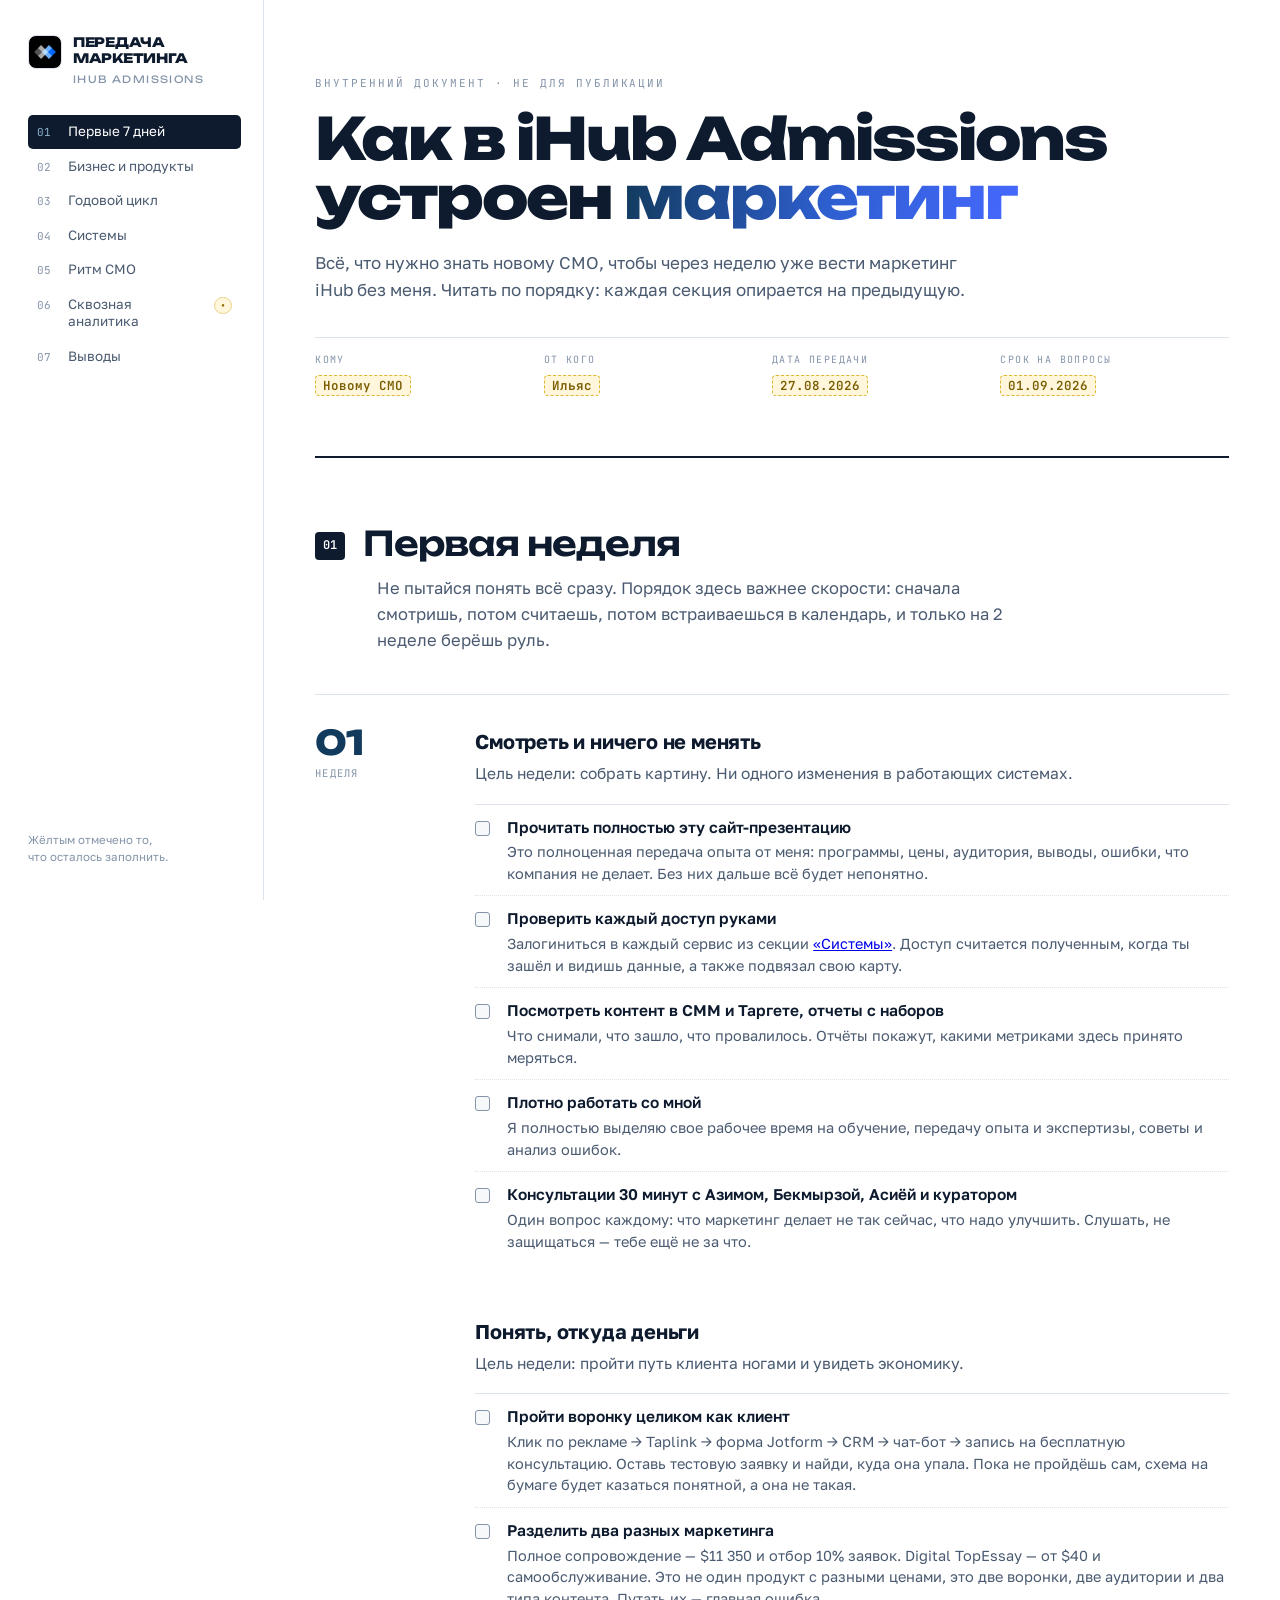
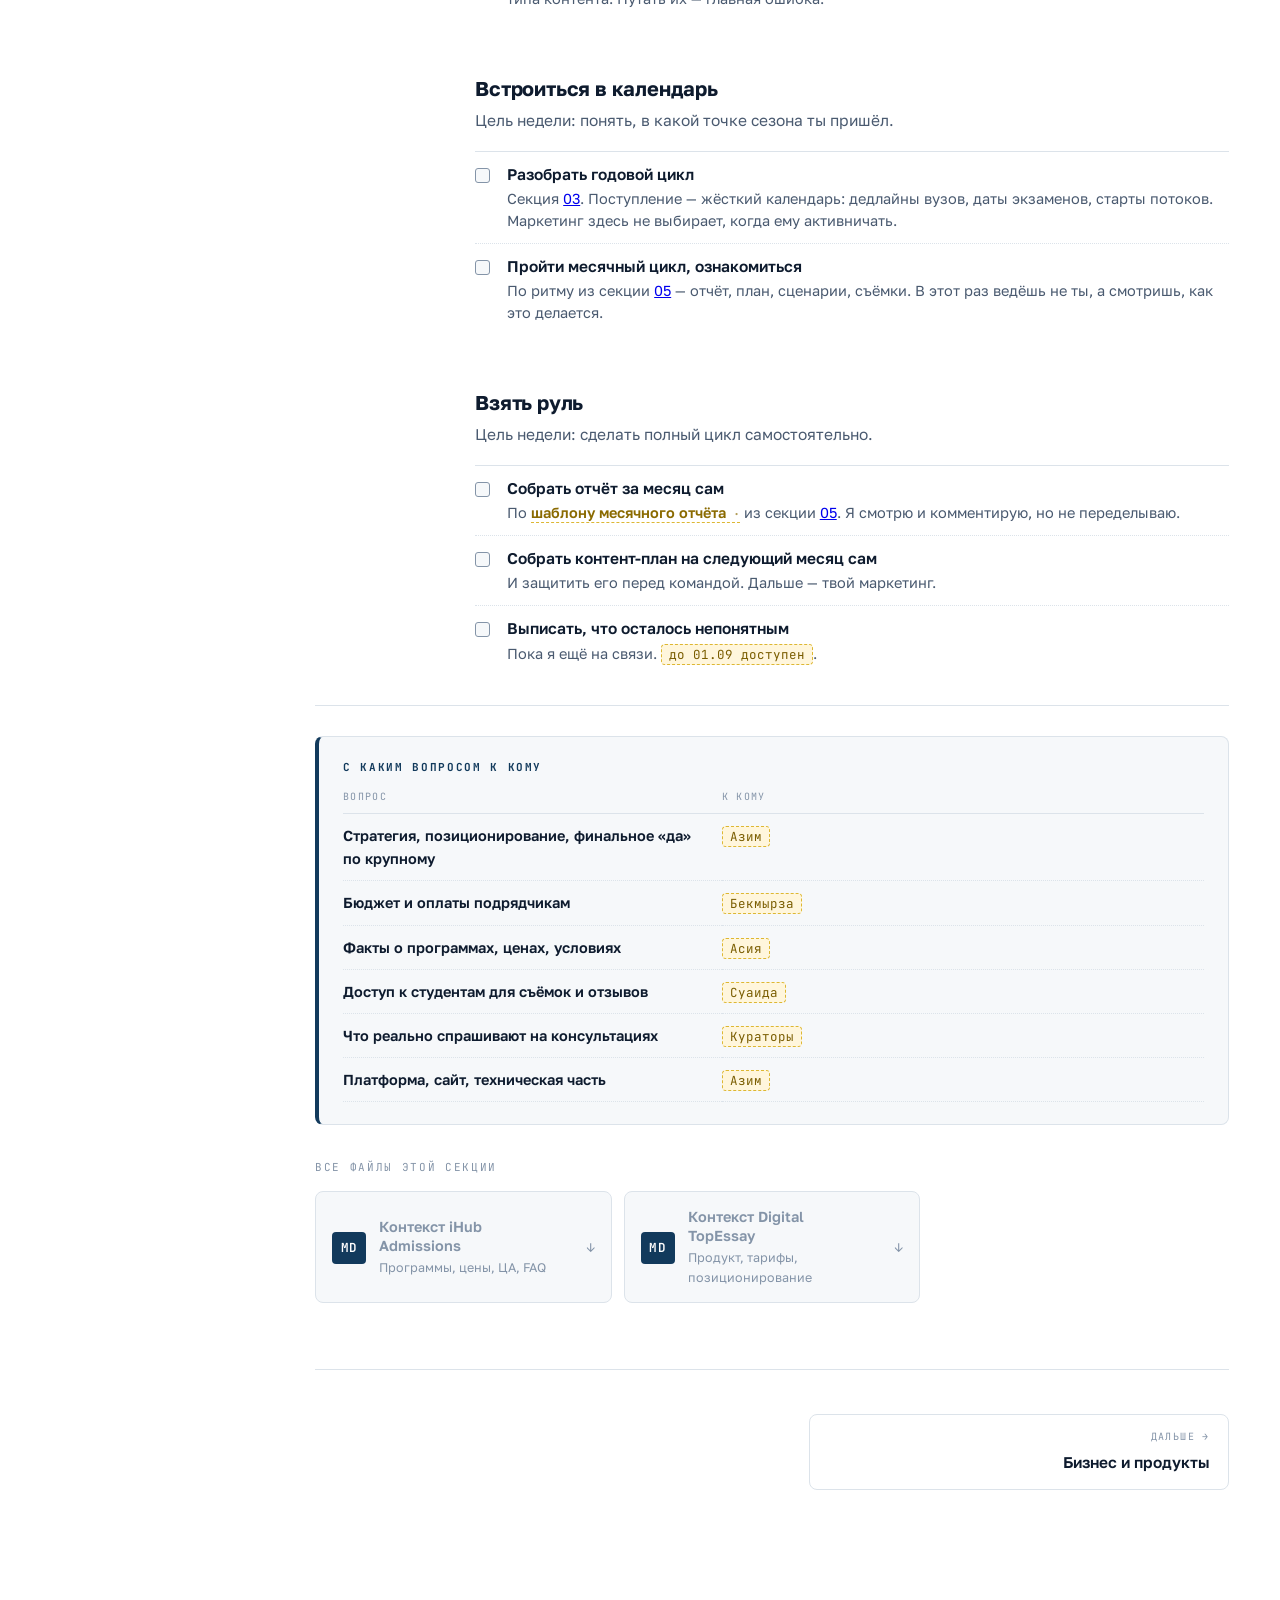
<file: index.html>
<!DOCTYPE html>
<html lang="ru">
<head>
<meta charset="utf-8">
<meta name="viewport" content="width=device-width, initial-scale=1">
<title>Первые 30 дней — Передача маркетинга iHub</title>
<link rel="preconnect" href="https://fonts.googleapis.com">
<link rel="preconnect" href="https://fonts.gstatic.com" crossorigin>
<link href="https://fonts.googleapis.com/css2?family=Unbounded:wght@400;600;800&family=Golos+Text:wght@400;500;600;700&family=JetBrains+Mono:wght@400;600&display=swap" rel="stylesheet">
<link rel="stylesheet" href="assets/style.css">
</head>
<body>
<!-- boot: стартовая заставка. Убрать заставку — удалить этот блок. -->
<div class="boot" aria-hidden="true">
  <div class="boot-in">
    <svg class="boot-mark" viewBox="0 0 200 138" xmlns="http://www.w3.org/2000/svg">
     <g transform="translate(68.8 6.8) rotate(45)">
      <rect class="bc b1" x="0" y="44" width="44" height="44" fill="#545454"/>
      <rect class="bc b2" x="0" y="0" width="44" height="44" fill="#aaaaaa"/>
      <rect class="bc b3" x="44" y="44" width="44" height="44" fill="#aaaaaa"/>
      <rect class="bc b4" x="44" y="0" width="44" height="44" fill="#cedcfa"/>
      <rect class="bc b5" x="44" y="-44" width="44" height="44" fill="#9cbffe"/>
      <rect class="bc b6" x="88" y="0" width="44" height="44" fill="#9cbffe"/>
      <rect class="bc b7" x="88" y="-44" width="44" height="44" fill="#4668ff"/>
     </g>
    </svg>
    <p class="boot-word">iHub Admissions</p>
  </div>
</div>
<!-- /boot -->
<div class="shell">
<aside class="rail" id="rail"></aside>
<main>


<header class="masthead">
  <p class="eyebrow">Внутренний документ · не для публикации</p>
  <h1>Как в iHub Admissions устроен <em>маркетинг</em></h1>
  <p class="masthead-lede">Всё, что нужно знать новому CMO, чтобы через неделю уже вести маркетинг iHub без меня. Читать по порядку: каждая секция опирается на предыдущую.</p>
  <dl class="meta">
    <div><dt>Кому</dt><dd><span class="fill">Новому CMO</span></dd></div>
    <div><dt>От кого</dt><dd><span class="fill">Ильяс</span></dd></div>
    <div><dt>Дата передачи</dt><dd><span class="fill">27.08.2026</span></dd></div>
    <div><dt>Срок на вопросы</dt><dd><span class="fill">01.09.2026</span></dd></div>
  </dl>
</header>

<section id="s1">
  <div class="sec-head">
    <span class="sec-num">01</span>
    <h2>Первая неделя</h2>
  </div>
  <p class="sec-sub">Не пытайся понять всё сразу. Порядок здесь важнее скорости: сначала смотришь, потом считаешь, потом встраиваешься в календарь, и только на 2 неделе берёшь руль.</p>

  <div class="weeks">

    <article class="week">
      <div class="week-tag"><b>01</b><span>неделя</span></div>
      <div>
        <h3>Смотреть и ничего не менять</h3>
        <p class="week-goal">Цель недели: собрать картину. Ни одного изменения в работающих системах.</p>

        <div class="task"><div class="box"></div><div>
          <b>Прочитать полностью эту сайт-презентацию</b>
          <p>Это полноценная передача опыта от меня: программы, цены, аудитория, выводы, ошибки, что компания не делает. Без них дальше всё будет непонятно.</p>
        </div></div>

        <div class="task"><div class="box"></div><div>
          <b>Проверить каждый доступ руками</b>
          <p>Залогиниться в каждый сервис из секции <a href="pages/4-sistemy.html">«Системы»</a>. Доступ считается полученным, когда ты зашёл и видишь данные, а также подвязал свою карту.</p>
        </div></div>

        <div class="task"><div class="box"></div><div>
          <b>Посмотреть контент в СММ и Таргете, отчеты с наборов</b>
          <p>Что снимали, что зашло, что провалилось. Отчёты покажут, какими метриками здесь принято меряться.</p>
        </div></div>

        <div class="task"><div class="box"></div><div>
          <b>Плотно работать со мной</b>
          <p>Я полностью выделяю свое рабочее время на обучение, передачу опыта и экспертизы, советы и анализ ошибок.</p>
        </div></div>

        <div class="task"><div class="box"></div><div>
          <b>Консультации 30 минут с Азимом, Бекмырзой, Асиёй и куратором</b>
          <p>Один вопрос каждому: что маркетинг делает не так сейчас, что надо улучшить. Слушать, не защищаться — тебе ещё не за что.</p>
        </div></div>

        <br><br>

        <div>
          <h3>Понять, откуда деньги</h3>
          <p class="week-goal">Цель недели: пройти путь клиента ногами и увидеть экономику.</p>

          <div class="task"><div class="box"></div><div>
            <b>Пройти воронку целиком как клиент</b>
            <p>Клик по рекламе → Taplink → форма Jotform → CRM → чат-бот → запись на бесплатную консультацию. Оставь тестовую заявку и найди, куда она упала. Пока не пройдёшь сам, схема на бумаге будет казаться понятной, а она не такая.</p>
          </div></div>

          <div class="task"><div class="box"></div><div>
            <b>Разделить два разных маркетинга</b>
            <p>Полное сопровождение — $11&nbsp;350 и отбор 10% заявок. Digital TopEssay — от $40 и самообслуживание. Это не один продукт с разными ценами, это две воронки, две аудитории и два типа контента. Путать их — главная ошибка.</p>
          </div></div>
        </div>

        <br><br>

        <div>
          <h3>Встроиться в календарь</h3>
          <p class="week-goal">Цель недели: понять, в какой точке сезона ты пришёл.</p>

          <div class="task"><div class="box"></div><div>
            <b>Разобрать годовой цикл</b>
            <p>Секция <a href="pages/3-cikl.html">03</a>. Поступление — жёсткий календарь: дедлайны вузов, даты экзаменов, старты потоков. Маркетинг здесь не выбирает, когда ему активничать.</p>
          </div></div>

          <div class="task"><div class="box"></div><div>
            <b>Пройти месячный цикл, ознакомиться</b>
            <p>По ритму из секции <a href="pages/6-ritm.html">05</a> — отчёт, план, сценарии, съёмки. В этот раз ведёшь не ты, а смотришь, как это делается.</p>
          </div></div>
        </div>

        <br><br>

        <div>
          <h3>Взять руль</h3>
          <p class="week-goal">Цель недели: сделать полный цикл самостоятельно.</p>

          <div class="task"><div class="box"></div><div>
            <b>Собрать отчёт за месяц сам</b>
            <p>По <a class="fl soon" title="файл будет добавлен">шаблону месячного отчёта</a> из секции <a href="pages/6-ritm.html">05</a>. Я смотрю и комментирую, но не переделываю.</p>
          </div></div>

          <div class="task"><div class="box"></div><div>
            <b>Собрать контент-план на следующий месяц сам</b>
            <p>И защитить его перед командой. Дальше — твой маркетинг.</p>
          </div></div>

          <div class="task"><div class="box"></div><div>
            <b>Выписать, что осталось непонятным</b>
            <p>Пока я ещё на связи. <span class="fill">до 01.09 доступен</span>.</p>
          </div></div>
        </div>

      </div>
    </article>


  </div>

  <div class="callout ask">
    <h4>С каким вопросом к кому</h4>
    <table class="ask-table">
      <thead><tr><th>Вопрос</th><th>К кому</th></tr></thead>
      <tbody>
        <tr><td>Стратегия, позиционирование, финальное «да» по крупному</td><td><span class="fill">Азим</span></td></tr>
        <tr><td>Бюджет и оплаты подрядчикам</td><td><span class="fill">Бекмырза</span></td></tr>
        <tr><td>Факты о программах, ценах, условиях</td><td><span class="fill">Асия</span></td></tr>
        <tr><td>Доступ к студентам для съёмок и отзывов</td><td><span class="fill">Суаида</span></td></tr>
        <tr><td>Что реально спрашивают на консультациях</td><td><span class="fill">Кураторы</span></td></tr>
        <tr><td>Платформа, сайт, техническая часть</td><td><span class="fill">Азим</span></td></tr>
      </tbody>
    </table>
  </div>

  <div class="files">
    <p class="files-head">Все файлы этой секции</p>
    <div class="file-grid">
      <a class="file-card" href="files/docs/iHub_Admissions_Context.md" download>
        <span class="file-ext">md</span>
        <span><b>Контекст iHub Admissions</b><span>Программы, цены, ЦА, FAQ</span></span>
        <span class="file-arrow">↓</span>
      </a>
      <a class="file-card" href="files/docs/Digital_TopEssay_Context.md" download>
        <span class="file-ext">md</span>
        <span><b>Контекст Digital TopEssay</b><span>Продукт, тарифы, позиционирование</span></span>
        <span class="file-arrow">↓</span>
      </a>

    </div>
  </div>

  </section>


<div class="pagenav" id="pagenav"></div>
</main>
</div>
<script src="assets/nav.js"></script>
</body>
</html>
</file>
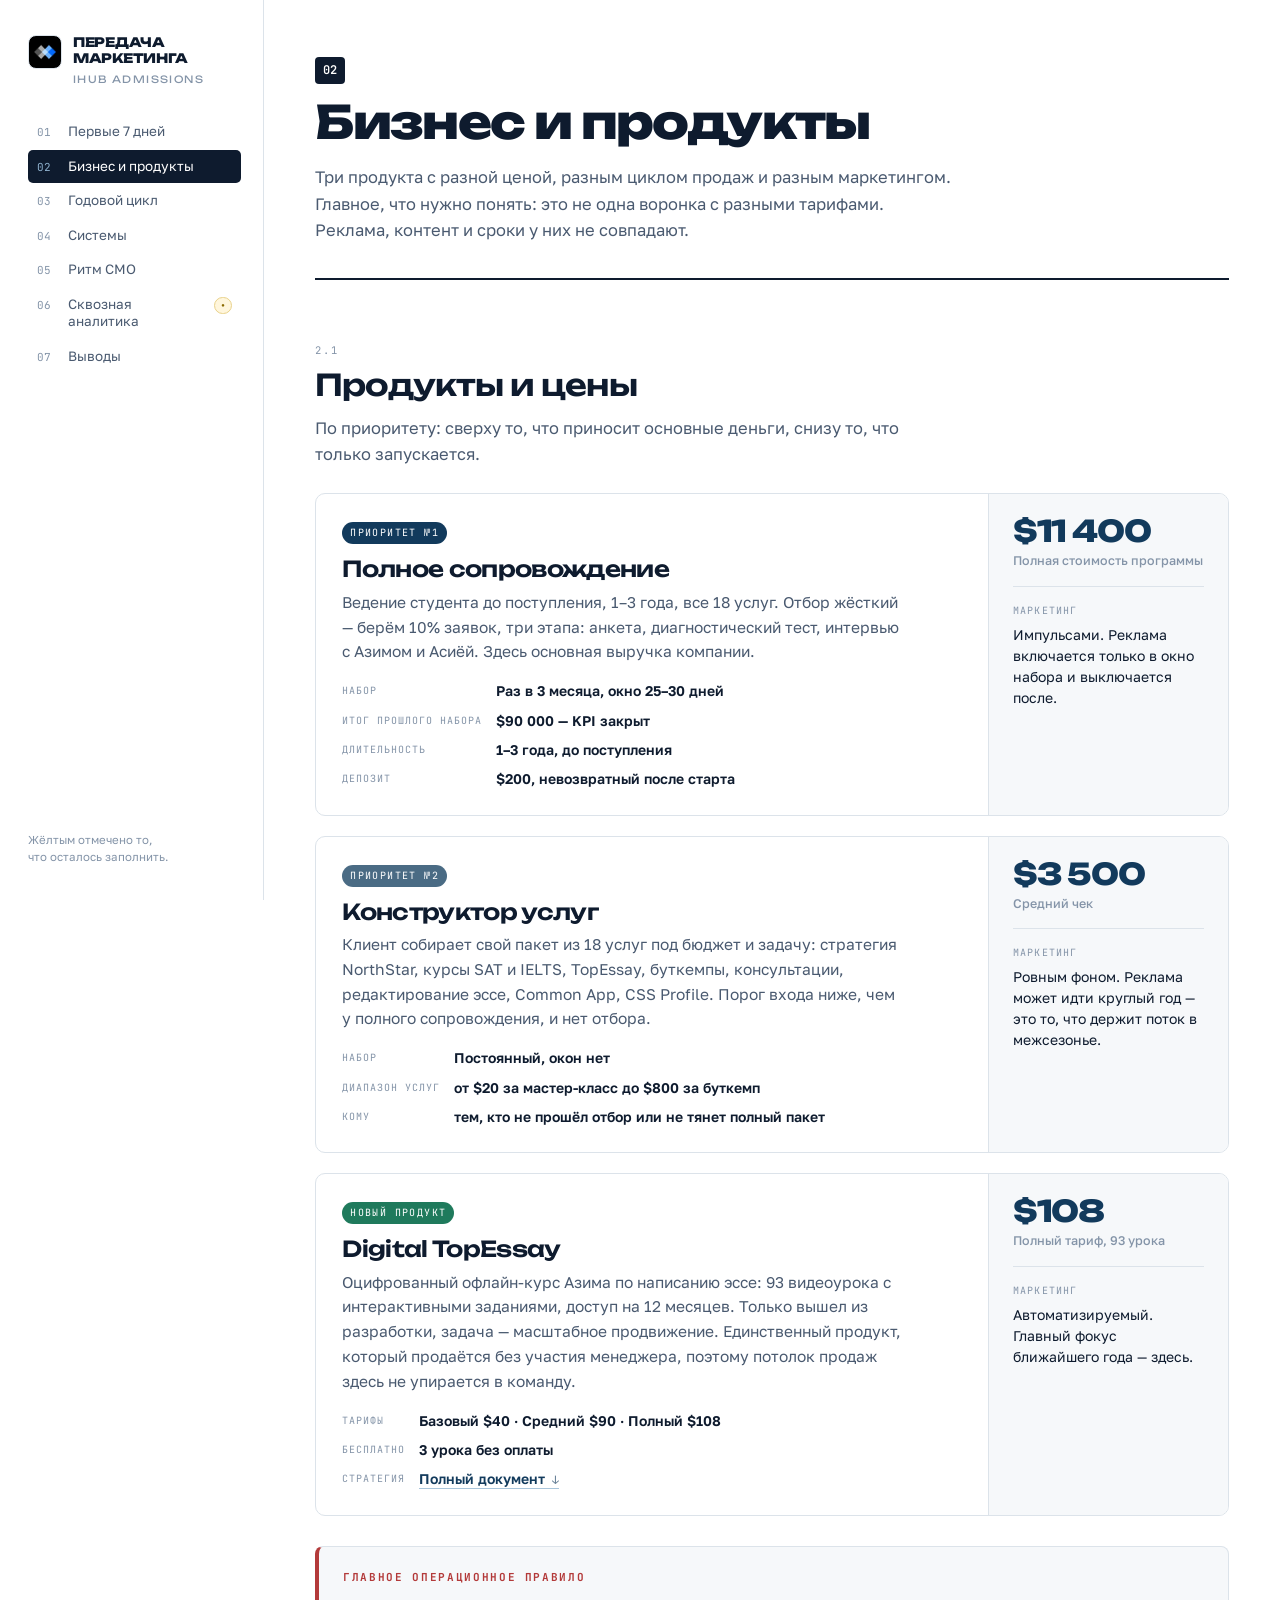
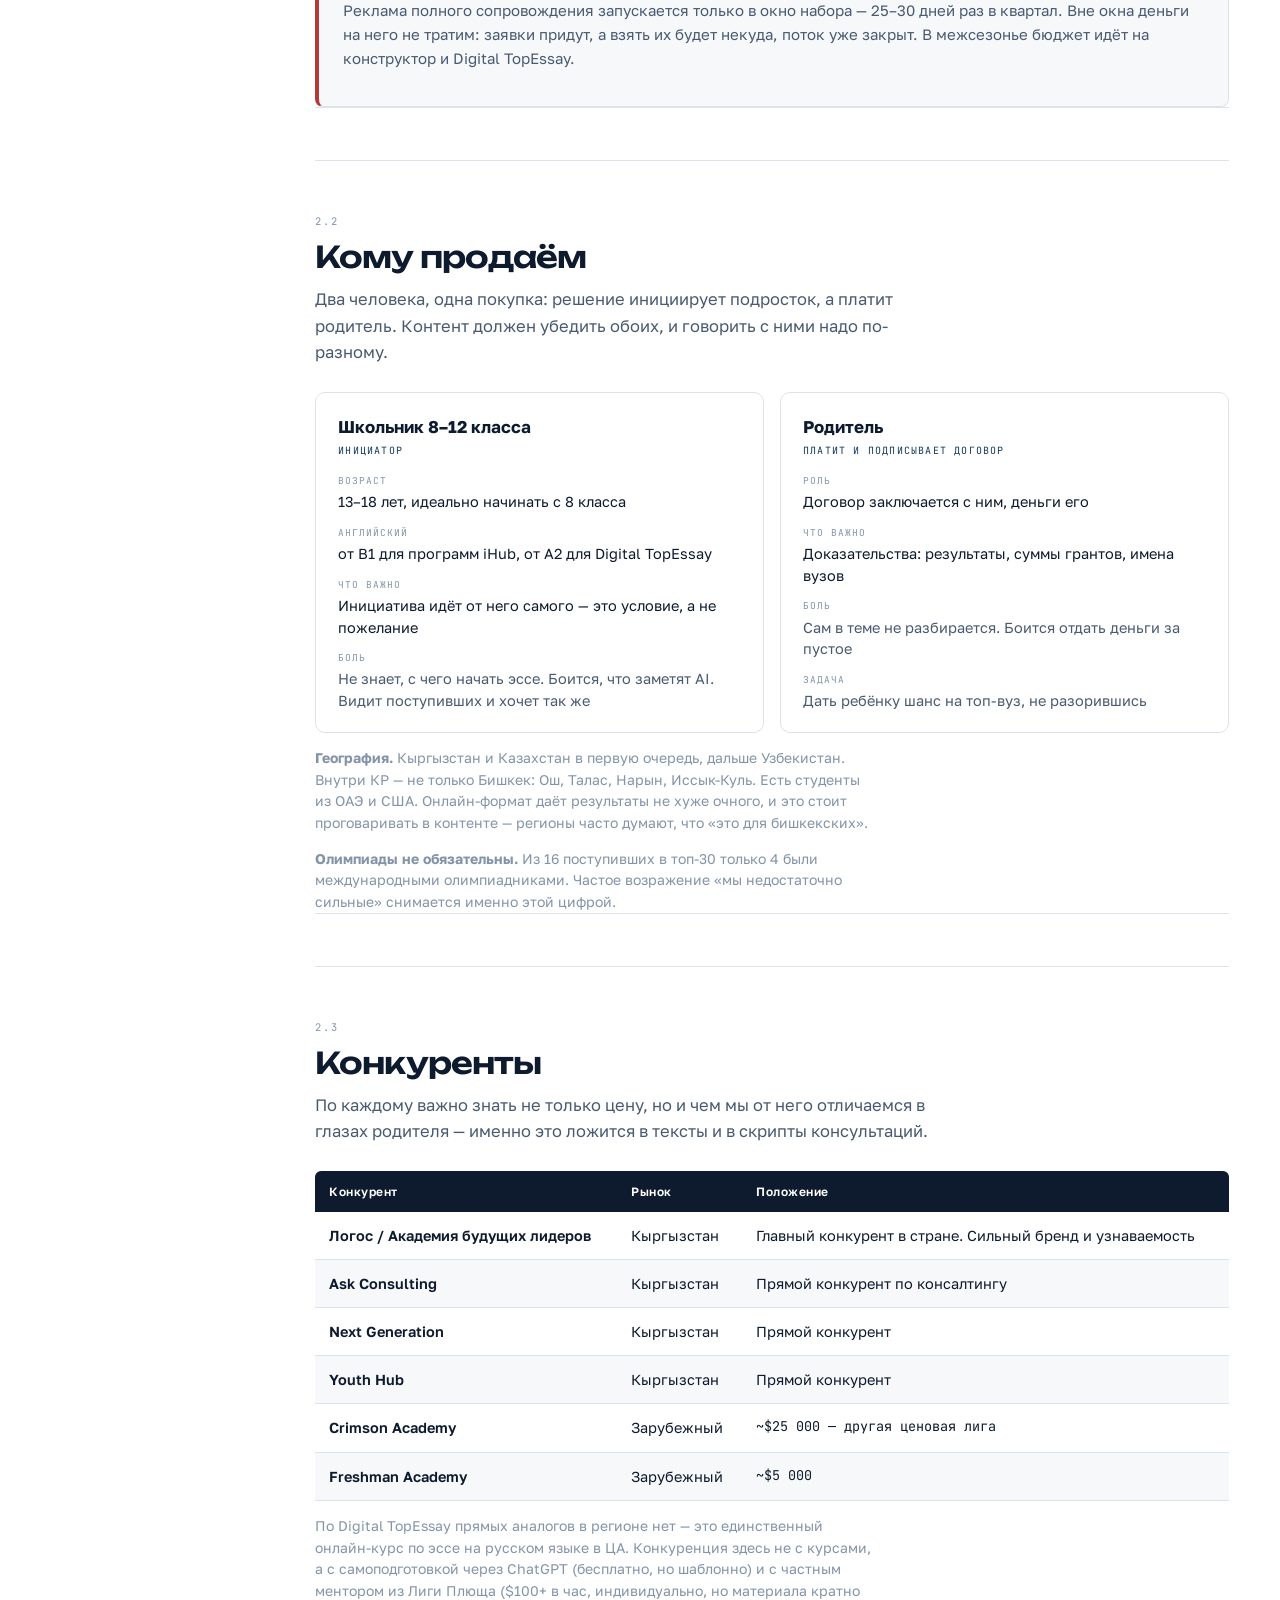
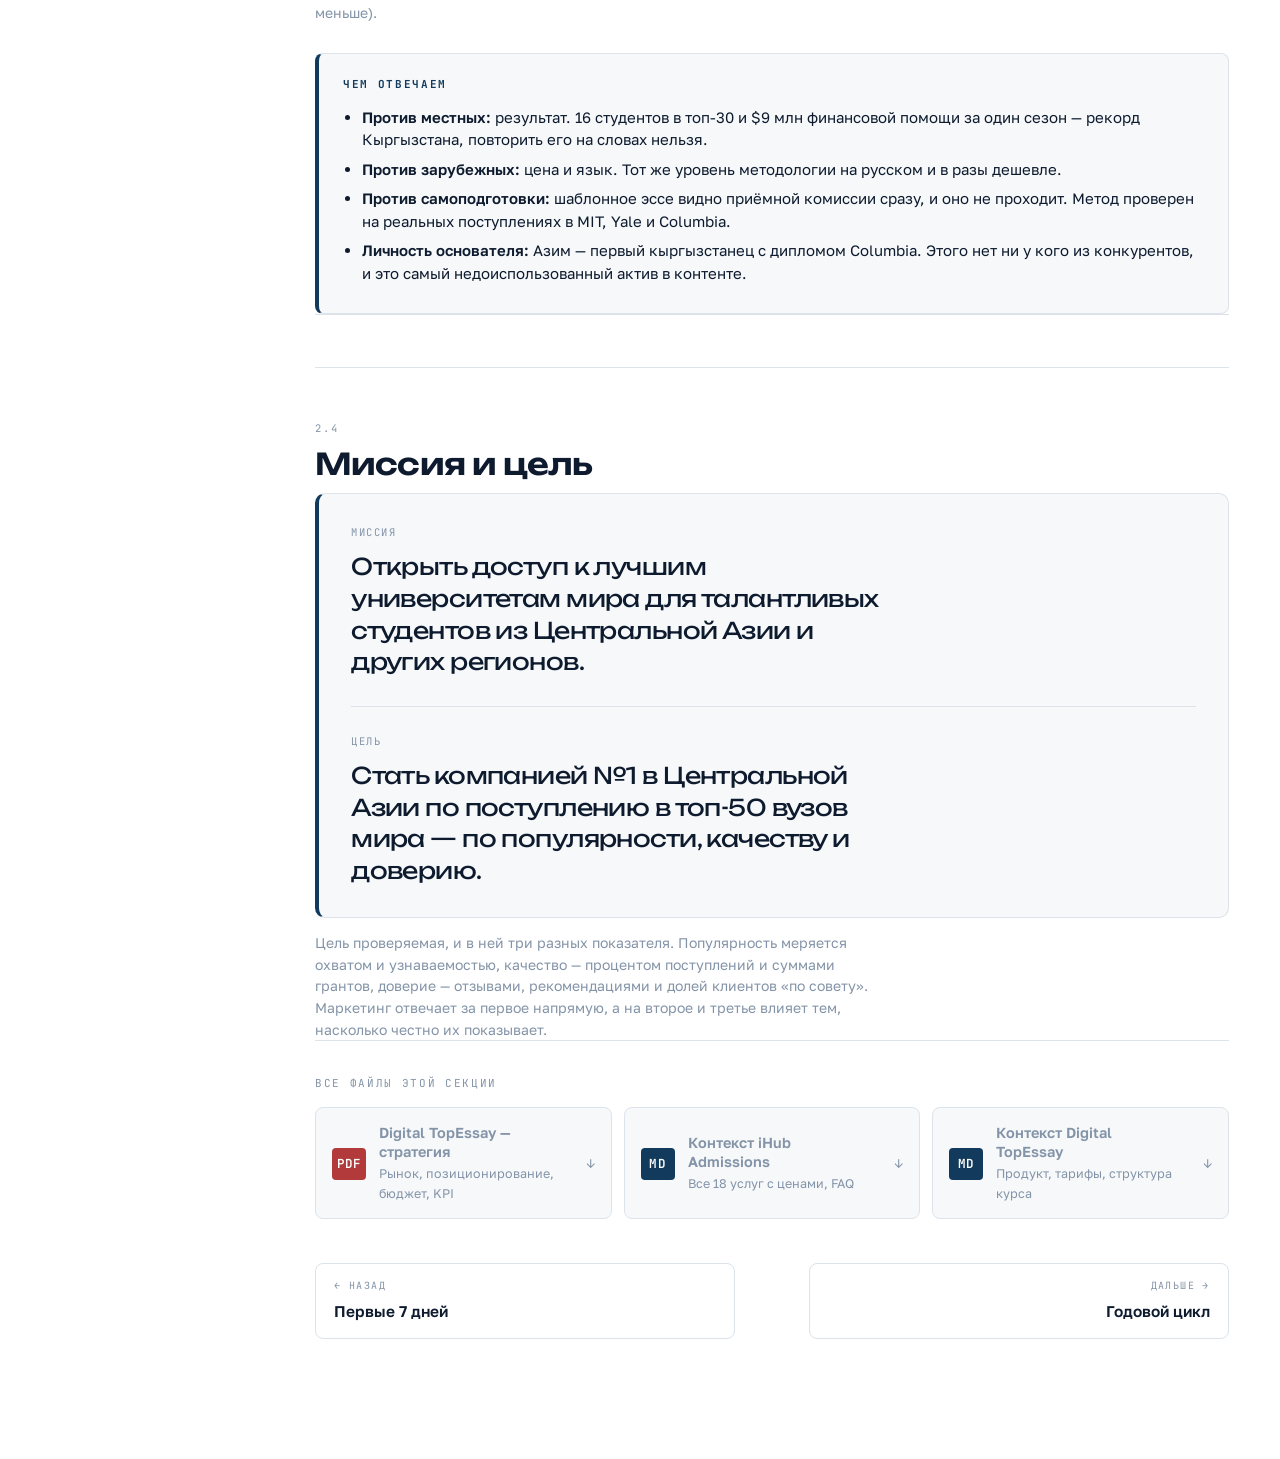
<file: pages/2-biznes.html>
<!DOCTYPE html>
<html lang="ru">
<head>
<meta charset="utf-8">
<meta name="viewport" content="width=device-width, initial-scale=1">
<title>Бизнес и продукты — Передача маркетинга iHub</title>
<link rel="preconnect" href="https://fonts.googleapis.com">
<link rel="preconnect" href="https://fonts.gstatic.com" crossorigin>
<link href="https://fonts.googleapis.com/css2?family=Unbounded:wght@400;600;800&family=Golos+Text:wght@400;500;600;700&family=JetBrains+Mono:wght@400;600&display=swap" rel="stylesheet">
<link rel="stylesheet" href="../assets/style.css">
</head>
<body>
<div class="shell">
<aside class="rail" id="rail"></aside>
<main>
<header class="pagehead">
  <span class="sec-num">02</span>
  <h1>Бизнес и продукты</h1>
  <p>Три продукта с разной ценой, разным циклом продаж и разным маркетингом. Главное, что нужно понять: это не одна воронка с разными тарифами. Реклама, контент и сроки у них не совпадают.</p>
</header>

<section class="sub">
  <p class="sub-eyebrow">2.1</p>
  <h2>Продукты и цены</h2>
  <p class="lede">По приоритету: сверху то, что приносит основные деньги, снизу то, что только запускается.</p>

  <div class="prods">

    <article class="prod">
      <div class="prod-main">
        <span class="prod-rank">Приоритет №1</span>
        <h3>Полное сопровождение</h3>
        <p class="prod-what">Ведение студента до поступления, 1–3 года, все 18 услуг. Отбор жёсткий — берём 10% заявок, три этапа: анкета, диагностический тест, интервью с Азимом и Асиёй. Здесь основная выручка компании.</p>
        <dl>
          <dt>Набор</dt><dd>Раз в 3 месяца, окно 25–30 дней</dd>
          <dt>Итог прошлого набора</dt><dd>$90 000 — KPI закрыт</dd>
          <dt>Длительность</dt><dd>1–3 года, до поступления</dd>
          <dt>Депозит</dt><dd>$200, невозвратный после старта</dd>
        </dl>
      </div>
      <aside class="prod-side">
        <div class="prod-price">$11 400<small>Полная стоимость программы</small></div>
        <hr>
        <span class="lbl">Маркетинг</span>
        <p>Импульсами. Реклама включается только в окно набора и выключается после.</p>
      </aside>
    </article>

    <article class="prod">
      <div class="prod-main">
        <span class="prod-rank two">Приоритет №2</span>
        <h3>Конструктор услуг</h3>
        <p class="prod-what">Клиент собирает свой пакет из 18 услуг под бюджет и задачу: стратегия NorthStar, курсы SAT и IELTS, TopEssay, буткемпы, консультации, редактирование эссе, Common App, CSS Profile. Порог входа ниже, чем у полного сопровождения, и нет отбора.</p>
        <dl>
          <dt>Набор</dt><dd>Постоянный, окон нет</dd>
          <dt>Диапазон услуг</dt><dd>от $20 за мастер-класс до $800 за буткемп</dd>
          <dt>Кому</dt><dd>тем, кто не прошёл отбор или не тянет полный пакет</dd>
        </dl>
      </div>
      <aside class="prod-side">
        <div class="prod-price">$3 500<small>Средний чек</small></div>
        <hr>
        <span class="lbl">Маркетинг</span>
        <p>Ровным фоном. Реклама может идти круглый год — это то, что держит поток в межсезонье.</p>
      </aside>
    </article>

    <article class="prod">
      <div class="prod-main">
        <span class="prod-rank three">Новый продукт</span>
        <h3>Digital TopEssay</h3>
        <p class="prod-what">Оцифрованный офлайн-курс Азима по написанию эссе: 93 видеоурока с интерактивными заданиями, доступ на 12 месяцев. Только вышел из разработки, задача — масштабное продвижение. Единственный продукт, который продаётся без участия менеджера, поэтому потолок продаж здесь не упирается в команду.</p>
        <dl>
          <dt>Тарифы</dt><dd>Базовый $40 · Средний $90 · Полный $108</dd>
          <dt>Бесплатно</dt><dd>3 урока без оплаты</dd>
          <dt>Стратегия</dt><dd><a class="fl" href="../files/docs/Digital_Top_Essay_Marketing_Strategy.pdf" download>Полный документ</a></dd>
        </dl>
      </div>
      <aside class="prod-side">
        <div class="prod-price">$108<small>Полный тариф, 93 урока</small></div>
        <hr>
        <span class="lbl">Маркетинг</span>
        <p>Автоматизируемый. Главный фокус ближайшего года — здесь.</p>
      </aside>
    </article>

  </div>

  <div class="callout">
    <h4>Главное операционное правило</h4>
    <p>Реклама полного сопровождения запускается только в окно набора — 25–30 дней раз в квартал. Вне окна деньги на него не тратим: заявки придут, а взять их будет некуда, поток уже закрыт. В межсезонье бюджет идёт на конструктор и Digital TopEssay.</p>
  </div>
</section>

<section class="sub">
  <p class="sub-eyebrow">2.2</p>
  <h2>Кому продаём</h2>
  <p class="lede">Два человека, одна покупка: решение инициирует подросток, а платит родитель. Контент должен убедить обоих, и говорить с ними надо по-разному.</p>

  <div class="aud">
    <div class="aud-card">
      <h4>Школьник 8–12 класса</h4>
      <p class="aud-role">Инициатор</p>
      <dl>
        <dt>Возраст</dt><dd>13–18 лет, идеально начинать с 8 класса</dd>
        <dt>Английский</dt><dd>от B1 для программ iHub, от A2 для Digital TopEssay</dd>
        <dt>Что важно</dt><dd>Инициатива идёт от него самого — это условие, а не пожелание</dd>
        <dt>Боль</dt><dd><em>Не знает, с чего начать эссе. Боится, что заметят AI. Видит поступивших и хочет так же</em></dd>
      </dl>
    </div>

    <div class="aud-card">
      <h4>Родитель</h4>
      <p class="aud-role">Платит и подписывает договор</p>
      <dl>
        <dt>Роль</dt><dd>Договор заключается с ним, деньги его</dd>
        <dt>Что важно</dt><dd>Доказательства: результаты, суммы грантов, имена вузов</dd>
        <dt>Боль</dt><dd><em>Сам в теме не разбирается. Боится отдать деньги за пустое</em></dd>
        <dt>Задача</dt><dd><em>Дать ребёнку шанс на топ-вуз, не разорившись</em></dd>
      </dl>
    </div>

  </div>

  <p class="note"><b>География.</b> Кыргызстан и Казахстан в первую очередь, дальше Узбекистан. Внутри КР — не только Бишкек: Ош, Талас, Нарын, Иссык-Куль. Есть студенты из ОАЭ и США. Онлайн-формат даёт результаты не хуже очного, и это стоит проговаривать в контенте — регионы часто думают, что «это для бишкекских».</p>

  <p class="note"><b>Олимпиады не обязательны.</b> Из 16 поступивших в топ-30 только 4 были международными олимпиадниками. Частое возражение «мы недостаточно сильные» снимается именно этой цифрой.</p>
</section>

<section class="sub">
  <p class="sub-eyebrow">2.3</p>
  <h2>Конкуренты</h2>
  <p class="lede">По каждому важно знать не только цену, но и чем мы от него отличаемся в глазах родителя — именно это ложится в тексты и в скрипты консультаций.</p>

  <table class="tbl">
    <thead><tr><th>Конкурент</th><th>Рынок</th><th>Положение</th></tr></thead>
    <tbody>
      <tr><td>Логос / Академия будущих лидеров</td><td>Кыргызстан</td><td>Главный конкурент в стране. Сильный бренд и узнаваемость</td></tr>
      <tr><td>Ask Consulting</td><td>Кыргызстан</td><td>Прямой конкурент по консалтингу</td></tr>
      <tr><td>Next Generation</td><td>Кыргызстан</td><td>Прямой конкурент</td></tr>
      <tr><td>Youth Hub</td><td>Кыргызстан</td><td>Прямой конкурент</td></tr>
      <tr><td>Crimson Academy</td><td>Зарубежный</td><td class="mono">~$25 000 — другая ценовая лига</td></tr>
      <tr><td>Freshman Academy</td><td>Зарубежный</td><td class="mono">~$5 000</td></tr>
    </tbody>
  </table>

  <p class="note">По Digital TopEssay прямых аналогов в регионе нет — это единственный онлайн-курс по эссе на русском языке в ЦА. Конкуренция здесь не с курсами, а с самоподготовкой через ChatGPT (бесплатно, но шаблонно) и с частным ментором из Лиги Плюща ($100+ в час, индивидуально, но материала кратно меньше).</p>

  <div class="callout ask">
    <h4>Чем отвечаем</h4>
    <ul>
      <li><b>Против местных:</b> результат. 16 студентов в топ-30 и $9 млн финансовой помощи за один сезон — рекорд Кыргызстана, повторить его на словах нельзя.</li>
      <li><b>Против зарубежных:</b> цена и язык. Тот же уровень методологии на русском и в разы дешевле.</li>
      <li><b>Против самоподготовки:</b> шаблонное эссе видно приёмной комиссии сразу, и оно не проходит. Метод проверен на реальных поступлениях в MIT, Yale и Columbia.</li>
      <li><b>Личность основателя:</b> Азим — первый кыргызстанец с дипломом Columbia. Этого нет ни у кого из конкурентов, и это самый недоиспользованный актив в контенте.</li>
    </ul>
  </div>
</section>

<section class="sub">
  <p class="sub-eyebrow">2.4</p>
  <h2>Миссия и цель</h2>

  <div class="mission">
    <span class="lbl">Миссия</span>
    <p>Открыть доступ к лучшим университетам мира для талантливых студентов из Центральной Азии и других регионов.</p>
    <span class="lbl">Цель</span>
    <p>Стать компанией №1 в Центральной Азии по поступлению в топ-50 вузов мира — по популярности, качеству и доверию.</p>
  </div>

  <p class="note">Цель проверяемая, и в ней три разных показателя. Популярность меряется охватом и узнаваемостью, качество — процентом поступлений и суммами грантов, доверие — отзывами, рекомендациями и долей клиентов «по совету». Маркетинг отвечает за первое напрямую, а на второе и третье влияет тем, насколько честно их показывает.</p>
</section>

<div class="files">
  <p class="files-head">Все файлы этой секции</p>
  <div class="file-grid">
    <a class="file-card" href="../files/docs/Digital_Top_Essay_Marketing_Strategy.pdf" download>
      <span class="file-ext pdf">pdf</span>
      <span><b>Digital TopEssay — стратегия</b><span>Рынок, позиционирование, бюджет, KPI</span></span>
      <span class="file-arrow">↓</span>
    </a>
    <a class="file-card" href="../files/docs/iHub_Admissions_Context.md" download>
      <span class="file-ext">md</span>
      <span><b>Контекст iHub Admissions</b><span>Все 18 услуг с ценами, FAQ</span></span>
      <span class="file-arrow">↓</span>
    </a>
    <a class="file-card" href="../files/docs/Digital_TopEssay_Context.md" download>
      <span class="file-ext">md</span>
      <span><b>Контекст Digital TopEssay</b><span>Продукт, тарифы, структура курса</span></span>
      <span class="file-arrow">↓</span>
    </a>

  </div>
</div>

<div class="pagenav" id="pagenav"></div>
</main>
</div>
<script src="../assets/nav.js"></script>
</body>
</html>
</file>
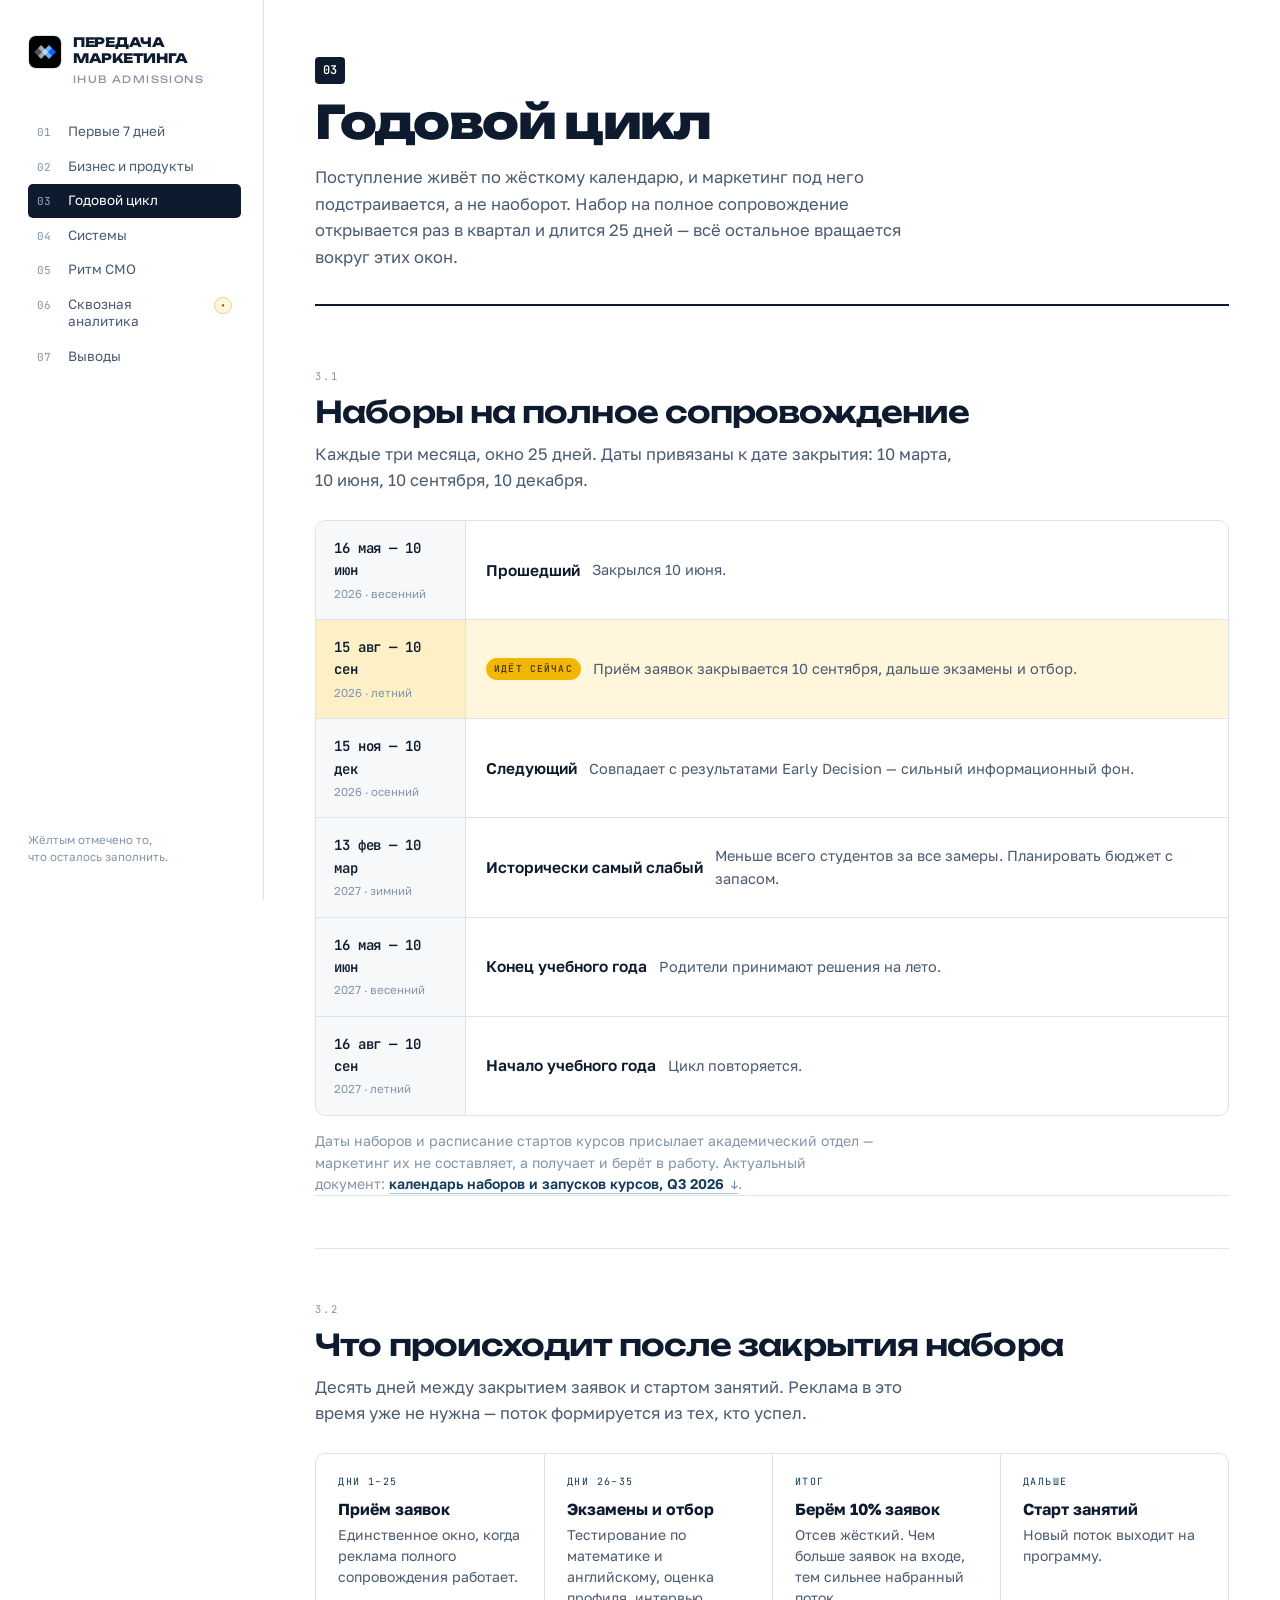
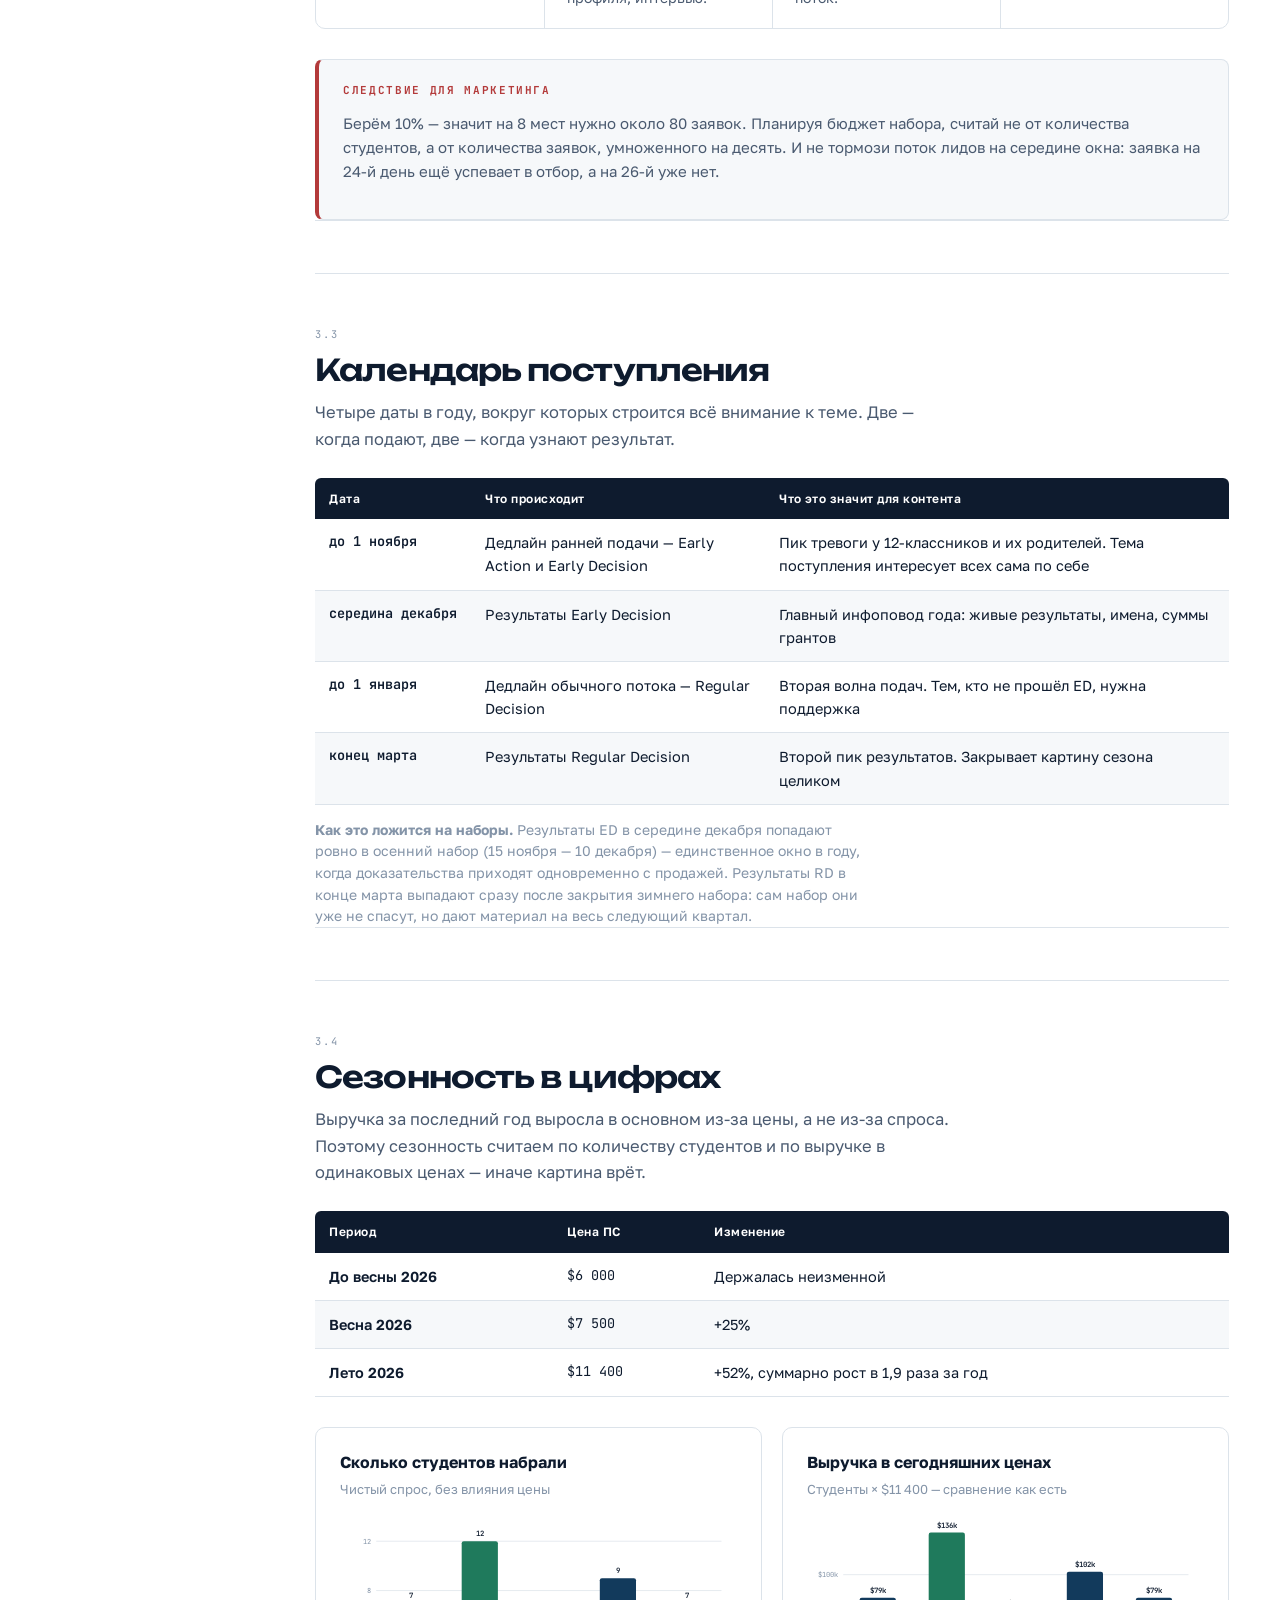
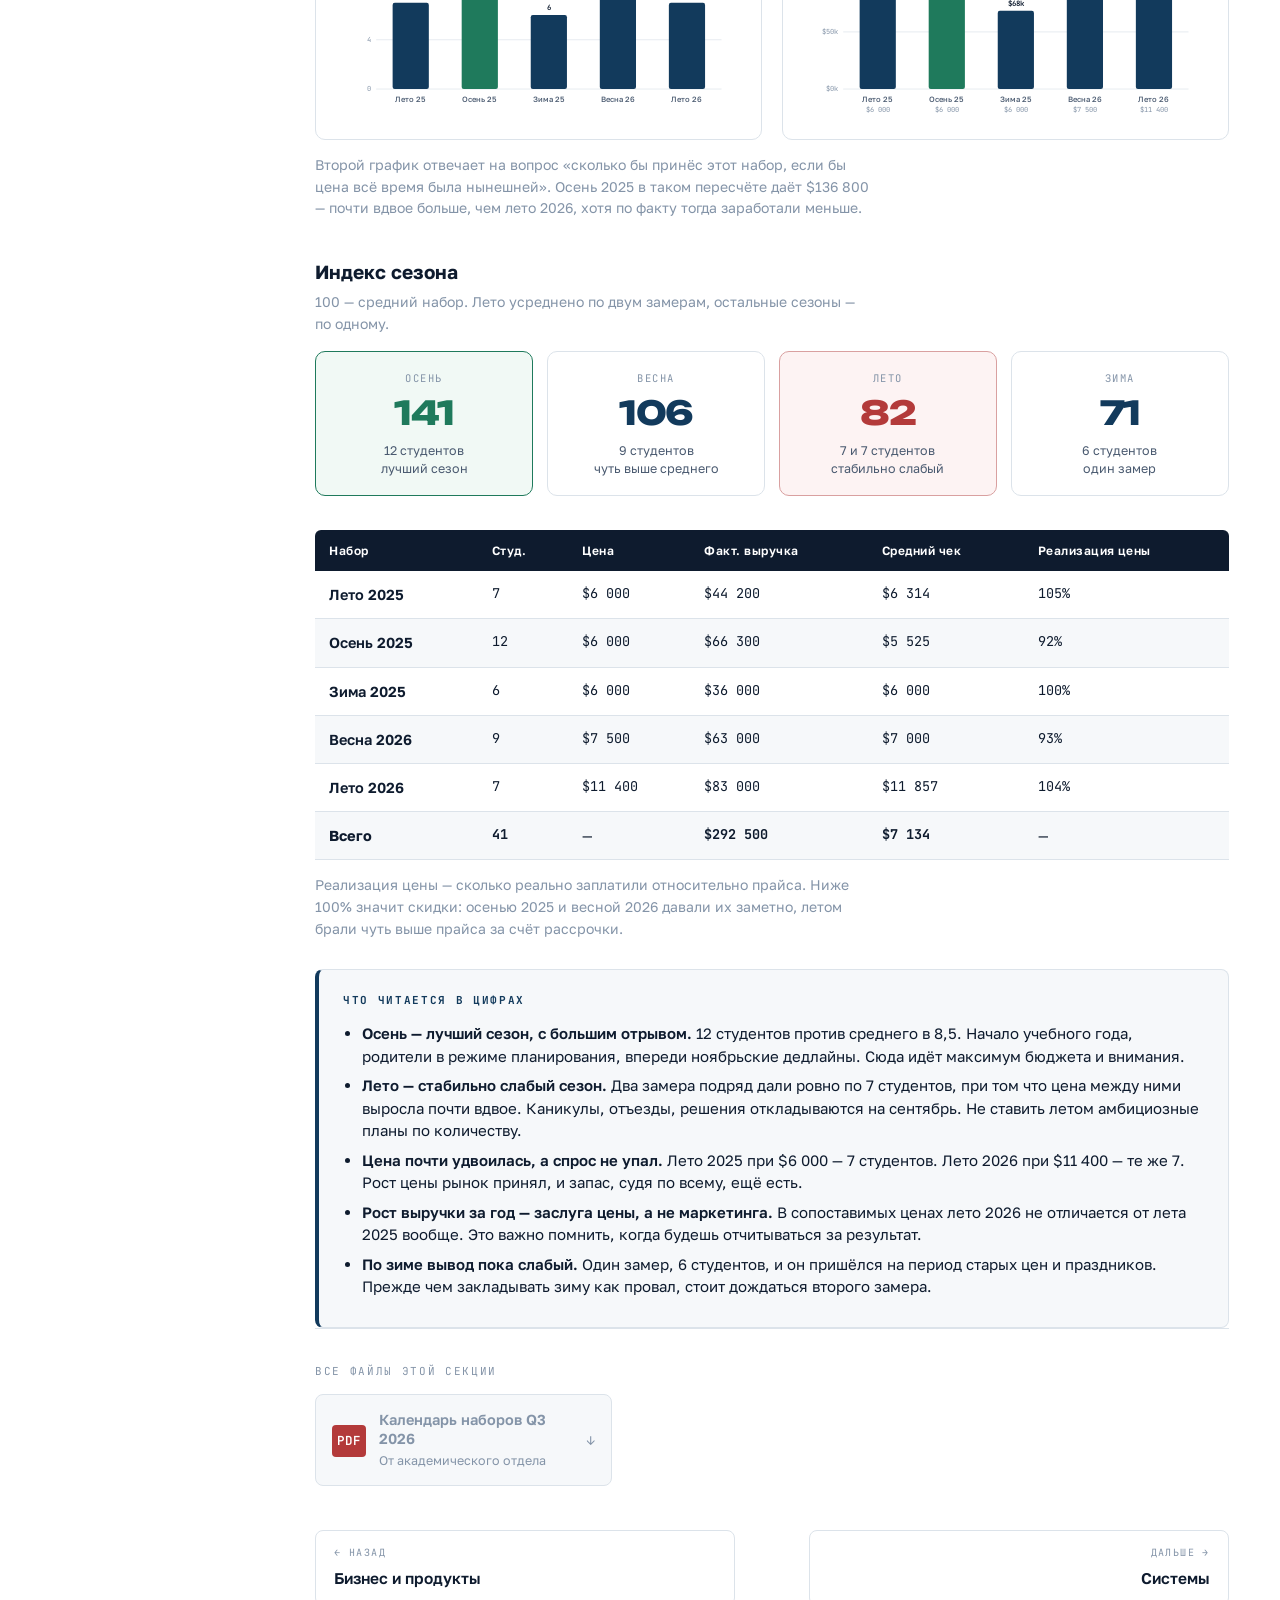
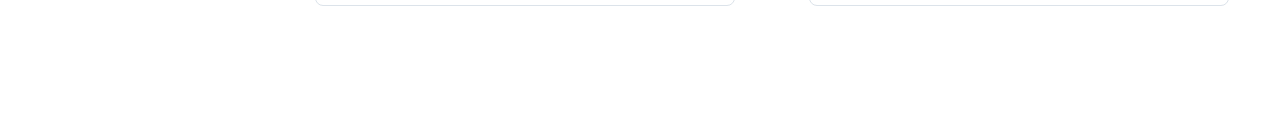
<file: pages/3-cikl.html>
<!DOCTYPE html>
<html lang="ru">
<head>
<meta charset="utf-8">
<meta name="viewport" content="width=device-width, initial-scale=1">
<title>Годовой цикл — Передача маркетинга iHub</title>
<link rel="preconnect" href="https://fonts.googleapis.com">
<link rel="preconnect" href="https://fonts.gstatic.com" crossorigin>
<link href="https://fonts.googleapis.com/css2?family=Unbounded:wght@400;600;800&family=Golos+Text:wght@400;500;600;700&family=JetBrains+Mono:wght@400;600&display=swap" rel="stylesheet">
<link rel="stylesheet" href="../assets/style.css">
</head>
<body>
<div class="shell">
<aside class="rail" id="rail"></aside>
<main>
<header class="pagehead">
  <span class="sec-num">03</span>
  <h1>Годовой цикл</h1>
  <p>Поступление живёт по жёсткому календарю, и маркетинг под него подстраивается, а не наоборот. Набор на полное сопровождение открывается раз в квартал и длится 25 дней — всё остальное вращается вокруг этих окон.</p>
</header>

<section class="sub">
  <p class="sub-eyebrow">3.1</p>
  <h2>Наборы на полное сопровождение</h2>
  <p class="lede">Каждые три месяца, окно 25 дней. Даты привязаны к дате закрытия: 10 марта, 10 июня, 10 сентября, 10 декабря.</p>

  <div class="cycle">
    <div class="cyc-row"><div class="cyc-when"><b>16 мая — 10 июн</b><span>2026 · весенний</span></div>
      <div class="cyc-body"><b>Прошедший</b><p>Закрылся 10 июня.</p></div></div>
    <div class="cyc-row now"><div class="cyc-when"><b>15 авг — 10 сен</b><span>2026 · летний</span></div>
      <div class="cyc-body"><span class="tag-now">Идёт сейчас</span><p>Приём заявок закрывается 10 сентября, дальше экзамены и отбор.</p></div></div>
    <div class="cyc-row"><div class="cyc-when"><b>15 ноя — 10 дек</b><span>2026 · осенний</span></div>
      <div class="cyc-body"><b>Следующий</b><p>Совпадает с результатами Early Decision — сильный информационный фон.</p></div></div>
    <div class="cyc-row"><div class="cyc-when"><b>13 фев — 10 мар</b><span>2027 · зимний</span></div>
      <div class="cyc-body"><b>Исторически самый слабый</b><p>Меньше всего студентов за все замеры. Планировать бюджет с запасом.</p></div></div>
    <div class="cyc-row"><div class="cyc-when"><b>16 мая — 10 июн</b><span>2027 · весенний</span></div>
      <div class="cyc-body"><b>Конец учебного года</b><p>Родители принимают решения на лето.</p></div></div>
    <div class="cyc-row"><div class="cyc-when"><b>16 авг — 10 сен</b><span>2027 · летний</span></div>
      <div class="cyc-body"><b>Начало учебного года</b><p>Цикл повторяется.</p></div></div>
  </div>

  <p class="note">Даты наборов и расписание стартов курсов присылает академический отдел — маркетинг их не составляет, а получает и берёт в работу. Актуальный документ: <a class="fl" href="../files/docs/Kalendar_naborov_Q3_2026.pdf" download>календарь наборов и запусков курсов, Q3 2026</a>.</p>
</section>

<section class="sub">
  <p class="sub-eyebrow">3.2</p>
  <h2>Что происходит после закрытия набора</h2>
  <p class="lede">Десять дней между закрытием заявок и стартом занятий. Реклама в это время уже не нужна — поток формируется из тех, кто успел.</p>

  <div class="phases">
    <div class="phase"><span class="phase-n">Дни 1–25</span><b>Приём заявок</b><p>Единственное окно, когда реклама полного сопровождения работает.</p></div>
    <div class="phase"><span class="phase-n">Дни 26–35</span><b>Экзамены и отбор</b><p>Тестирование по математике и английскому, оценка профиля, интервью.</p></div>
    <div class="phase"><span class="phase-n">Итог</span><b>Берём 10% заявок</b><p>Отсев жёсткий. Чем больше заявок на входе, тем сильнее набранный поток.</p></div>
    <div class="phase"><span class="phase-n">Дальше</span><b>Старт занятий</b><p>Новый поток выходит на программу.</p></div>
  </div>

  <div class="callout">
    <h4>Следствие для маркетинга</h4>
    <p>Берём 10% — значит на 8 мест нужно около 80 заявок. Планируя бюджет набора, считай не от количества студентов, а от количества заявок, умноженного на десять. И не тормози поток лидов на середине окна: заявка на 24-й день ещё успевает в отбор, а на 26-й уже нет.</p>
  </div>
</section>

<section class="sub">
  <p class="sub-eyebrow">3.3</p>
  <h2>Календарь поступления</h2>
  <p class="lede">Четыре даты в году, вокруг которых строится всё внимание к теме. Две — когда подают, две — когда узнают результат.</p>

  <table class="tbl">
    <thead><tr><th>Дата</th><th>Что происходит</th><th>Что это значит для контента</th></tr></thead>
    <tbody>
      <tr><td class="mono">до 1 ноября</td><td>Дедлайн ранней подачи — Early Action и Early Decision</td><td>Пик тревоги у 12-классников и их родителей. Тема поступления интересует всех сама по себе</td></tr>
      <tr><td class="mono">середина декабря</td><td>Результаты Early Decision</td><td>Главный инфоповод года: живые результаты, имена, суммы грантов</td></tr>
      <tr><td class="mono">до 1 января</td><td>Дедлайн обычного потока — Regular Decision</td><td>Вторая волна подач. Тем, кто не прошёл ED, нужна поддержка</td></tr>
      <tr><td class="mono">конец марта</td><td>Результаты Regular Decision</td><td>Второй пик результатов. Закрывает картину сезона целиком</td></tr>
    </tbody>
  </table>

  <p class="note"><b>Как это ложится на наборы.</b> Результаты ED в середине декабря попадают ровно в осенний набор (15 ноября — 10 декабря) — единственное окно в году, когда доказательства приходят одновременно с продажей. Результаты RD в конце марта выпадают сразу после закрытия зимнего набора: сам набор они уже не спасут, но дают материал на весь следующий квартал.</p>
</section>

<section class="sub">
  <p class="sub-eyebrow">3.4</p>
  <h2>Сезонность в цифрах</h2>
  <p class="lede">Выручка за последний год выросла в основном из-за цены, а не из-за спроса. Поэтому сезонность считаем по количеству студентов и по выручке в одинаковых ценах — иначе картина врёт.</p>

  <table class="tbl">
    <thead><tr><th>Период</th><th>Цена ПС</th><th>Изменение</th></tr></thead>
    <tbody>
      <tr><td>До весны 2026</td><td class="mono">$6 000</td><td>Держалась неизменной</td></tr>
      <tr><td>Весна 2026</td><td class="mono">$7 500</td><td>+25%</td></tr>
      <tr><td>Лето 2026</td><td class="mono">$11 400</td><td>+52%, суммарно рост в 1,9 раза за год</td></tr>
    </tbody>
  </table>

  <div class="charts" style="margin-top:30px">
    <div class="chart-card">
      <h4>Сколько студентов набрали</h4>
      <p class="cap">Чистый спрос, без влияния цены</p>
      <svg viewBox="0 0 570 280" xmlns="http://www.w3.org/2000/svg" role="img" aria-label="Студентов за набор">
<line class="gl" x1="52" y1="250.0" x2="548" y2="250.0"/>
<text class="gt" x="44" y="253.5" text-anchor="end">0</text>
<line class="gl" x1="52" y1="179.2" x2="548" y2="179.2"/>
<text class="gt" x="44" y="182.7" text-anchor="end">4</text>
<line class="gl" x1="52" y1="108.5" x2="548" y2="108.5"/>
<text class="gt" x="44" y="112.0" text-anchor="end">8</text>
<line class="gl" x1="52" y1="37.7" x2="548" y2="37.7"/>
<text class="gt" x="44" y="41.2" text-anchor="end">12</text>
<rect class="bar" x="75.6" y="126.2" width="52" height="123.8" rx="3"/>
<text class="bv" x="101.6" y="119.2" text-anchor="middle">7</text>
<text class="xt" x="101.6" y="268" text-anchor="middle">Лето 25</text>
<rect class="bar hi" x="174.8" y="37.7" width="52" height="212.3" rx="3"/>
<text class="bv" x="200.8" y="30.7" text-anchor="middle">12</text>
<text class="xt" x="200.8" y="268" text-anchor="middle">Осень 25</text>
<rect class="bar" x="274.0" y="143.8" width="52" height="106.2" rx="3"/>
<text class="bv" x="300.0" y="136.8" text-anchor="middle">6</text>
<text class="xt" x="300.0" y="268" text-anchor="middle">Зима 25</text>
<rect class="bar" x="373.2" y="90.8" width="52" height="159.2" rx="3"/>
<text class="bv" x="399.2" y="83.8" text-anchor="middle">9</text>
<text class="xt" x="399.2" y="268" text-anchor="middle">Весна 26</text>
<rect class="bar" x="472.4" y="126.2" width="52" height="123.8" rx="3"/>
<text class="bv" x="498.4" y="119.2" text-anchor="middle">7</text>
<text class="xt" x="498.4" y="268" text-anchor="middle">Лето 26</text>
</svg>
    </div>
    <div class="chart-card">
      <h4>Выручка в сегодняшних ценах</h4>
      <p class="cap">Студенты × $11 400 — сравнение как есть</p>
      <svg viewBox="0 0 570 295" xmlns="http://www.w3.org/2000/svg" role="img" aria-label="Выручка в ценах 2026">
<line class="gl" x1="52" y1="250.0" x2="548" y2="250.0"/>
<text class="gt" x="44" y="253.5" text-anchor="end">$0k</text>
<line class="gl" x1="52" y1="167.9" x2="548" y2="167.9"/>
<text class="gt" x="44" y="171.4" text-anchor="end">$50k</text>
<line class="gl" x1="52" y1="85.7" x2="548" y2="85.7"/>
<text class="gt" x="44" y="89.2" text-anchor="end">$100k</text>
<rect class="bar" x="75.6" y="118.9" width="52" height="131.1" rx="3"/>
<text class="bv" x="101.6" y="111.9" text-anchor="middle">$79k</text>
<text class="xt" x="101.6" y="268" text-anchor="middle">Лето 25</text>
<text class="gt" x="101.6" y="283" text-anchor="middle">$6 000</text>
<rect class="bar hi" x="174.8" y="25.3" width="52" height="224.7" rx="3"/>
<text class="bv" x="200.8" y="18.3" text-anchor="middle">$136k</text>
<text class="xt" x="200.8" y="268" text-anchor="middle">Осень 25</text>
<text class="gt" x="200.8" y="283" text-anchor="middle">$6 000</text>
<rect class="bar" x="274.0" y="137.6" width="52" height="112.4" rx="3"/>
<text class="bv" x="300.0" y="130.6" text-anchor="middle">$68k</text>
<text class="xt" x="300.0" y="268" text-anchor="middle">Зима 25</text>
<text class="gt" x="300.0" y="283" text-anchor="middle">$6 000</text>
<rect class="bar" x="373.2" y="81.4" width="52" height="168.6" rx="3"/>
<text class="bv" x="399.2" y="74.4" text-anchor="middle">$102k</text>
<text class="xt" x="399.2" y="268" text-anchor="middle">Весна 26</text>
<text class="gt" x="399.2" y="283" text-anchor="middle">$7 500</text>
<rect class="bar" x="472.4" y="118.9" width="52" height="131.1" rx="3"/>
<text class="bv" x="498.4" y="111.9" text-anchor="middle">$79k</text>
<text class="xt" x="498.4" y="268" text-anchor="middle">Лето 26</text>
<text class="gt" x="498.4" y="283" text-anchor="middle">$11 400</text>
</svg>
    </div>
  </div>

  <p class="note">Второй график отвечает на вопрос «сколько бы принёс этот набор, если бы цена всё время была нынешней». Осень 2025 в таком пересчёте даёт $136 800 — почти вдвое больше, чем лето 2026, хотя по факту тогда заработали меньше.</p>

  <h3 style="font-family:'Golos Text';font-size:19px;font-weight:700;margin:38px 0 4px">Индекс сезона</h3>
  <p class="note" style="margin:0 0 16px">100 — средний набор. Лето усреднено по двум замерам, остальные сезоны — по одному.</p>

  <div class="idx">
    <div class="idx-card best"><span class="idx-season">Осень</span><span class="idx-val">141</span><span class="idx-note">12 студентов<br>лучший сезон</span></div>
    <div class="idx-card"><span class="idx-season">Весна</span><span class="idx-val">106</span><span class="idx-note">9 студентов<br>чуть выше среднего</span></div>
    <div class="idx-card worst"><span class="idx-season">Лето</span><span class="idx-val">82</span><span class="idx-note">7 и 7 студентов<br>стабильно слабый</span></div>
    <div class="idx-card"><span class="idx-season">Зима</span><span class="idx-val">71</span><span class="idx-note">6 студентов<br>один замер</span></div>
  </div>

  <table class="tbl" style="margin-top:34px">
    <thead><tr><th>Набор</th><th>Студ.</th><th>Цена</th><th>Факт. выручка</th><th>Средний чек</th><th>Реализация цены</th></tr></thead>
    <tbody>
      <tr><td>Лето 2025</td><td class="mono">7</td><td class="mono">$6 000</td><td class="mono">$44 200</td><td class="mono">$6 314</td><td class="mono">105%</td></tr>
      <tr><td>Осень 2025</td><td class="mono">12</td><td class="mono">$6 000</td><td class="mono">$66 300</td><td class="mono">$5 525</td><td class="mono">92%</td></tr>
      <tr><td>Зима 2025</td><td class="mono">6</td><td class="mono">$6 000</td><td class="mono">$36 000</td><td class="mono">$6 000</td><td class="mono">100%</td></tr>
      <tr><td>Весна 2026</td><td class="mono">9</td><td class="mono">$7 500</td><td class="mono">$63 000</td><td class="mono">$7 000</td><td class="mono">93%</td></tr>
      <tr><td>Лето 2026</td><td class="mono">7</td><td class="mono">$11 400</td><td class="mono">$83 000</td><td class="mono">$11 857</td><td class="mono">104%</td></tr>
      <tr><td><b>Всего</b></td><td class="mono"><b>41</b></td><td>—</td><td class="mono"><b>$292 500</b></td><td class="mono"><b>$7 134</b></td><td>—</td></tr>
    </tbody>
  </table>
  <p class="note">Реализация цены — сколько реально заплатили относительно прайса. Ниже 100% значит скидки: осенью 2025 и весной 2026 давали их заметно, летом брали чуть выше прайса за счёт рассрочки.</p>

  <div class="callout ask">
    <h4>Что читается в цифрах</h4>
    <ul>
      <li><b>Осень — лучший сезон, с большим отрывом.</b> 12 студентов против среднего в 8,5. Начало учебного года, родители в режиме планирования, впереди ноябрьские дедлайны. Сюда идёт максимум бюджета и внимания.</li>
      <li><b>Лето — стабильно слабый сезон.</b> Два замера подряд дали ровно по 7 студентов, при том что цена между ними выросла почти вдвое. Каникулы, отъезды, решения откладываются на сентябрь. Не ставить летом амбициозные планы по количеству.</li>
      <li><b>Цена почти удвоилась, а спрос не упал.</b> Лето 2025 при $6 000 — 7 студентов. Лето 2026 при $11 400 — те же 7. Рост цены рынок принял, и запас, судя по всему, ещё есть.</li>
      <li><b>Рост выручки за год — заслуга цены, а не маркетинга.</b> В сопоставимых ценах лето 2026 не отличается от лета 2025 вообще. Это важно помнить, когда будешь отчитываться за результат.</li>
      <li><b>По зиме вывод пока слабый.</b> Один замер, 6 студентов, и он пришёлся на период старых цен и праздников. Прежде чем закладывать зиму как провал, стоит дождаться второго замера.</li>
    </ul>
  </div>
</section>

<div class="files">
  <p class="files-head">Все файлы этой секции</p>
  <div class="file-grid">
    <a class="file-card" href="../files/docs/Kalendar_naborov_Q3_2026.pdf" download>
      <span class="file-ext pdf">pdf</span>
      <span><b>Календарь наборов Q3 2026</b><span>От академического отдела</span></span>
      <span class="file-arrow">↓</span>
    </a>
  </div>
</div>

<div class="pagenav" id="pagenav"></div>
</main>
</div>
<script src="../assets/nav.js"></script>
</body>
</html>
</file>
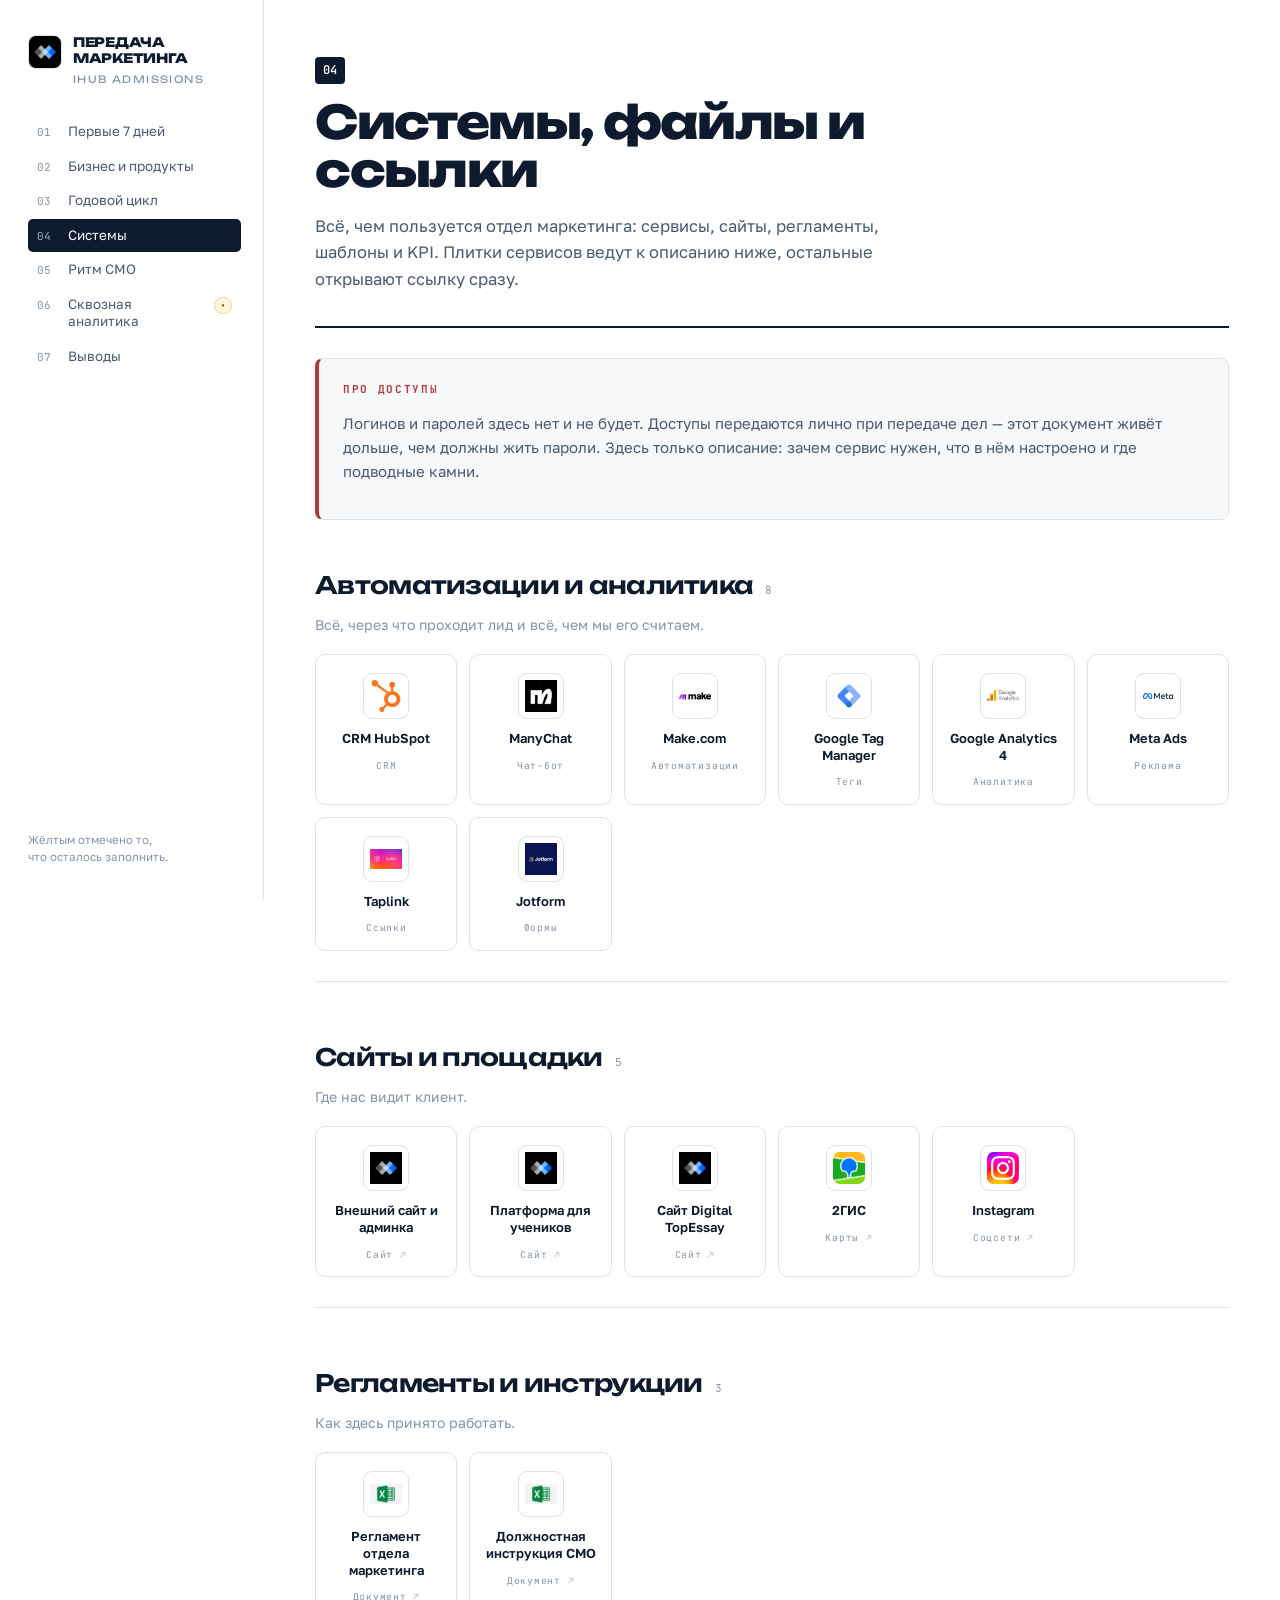
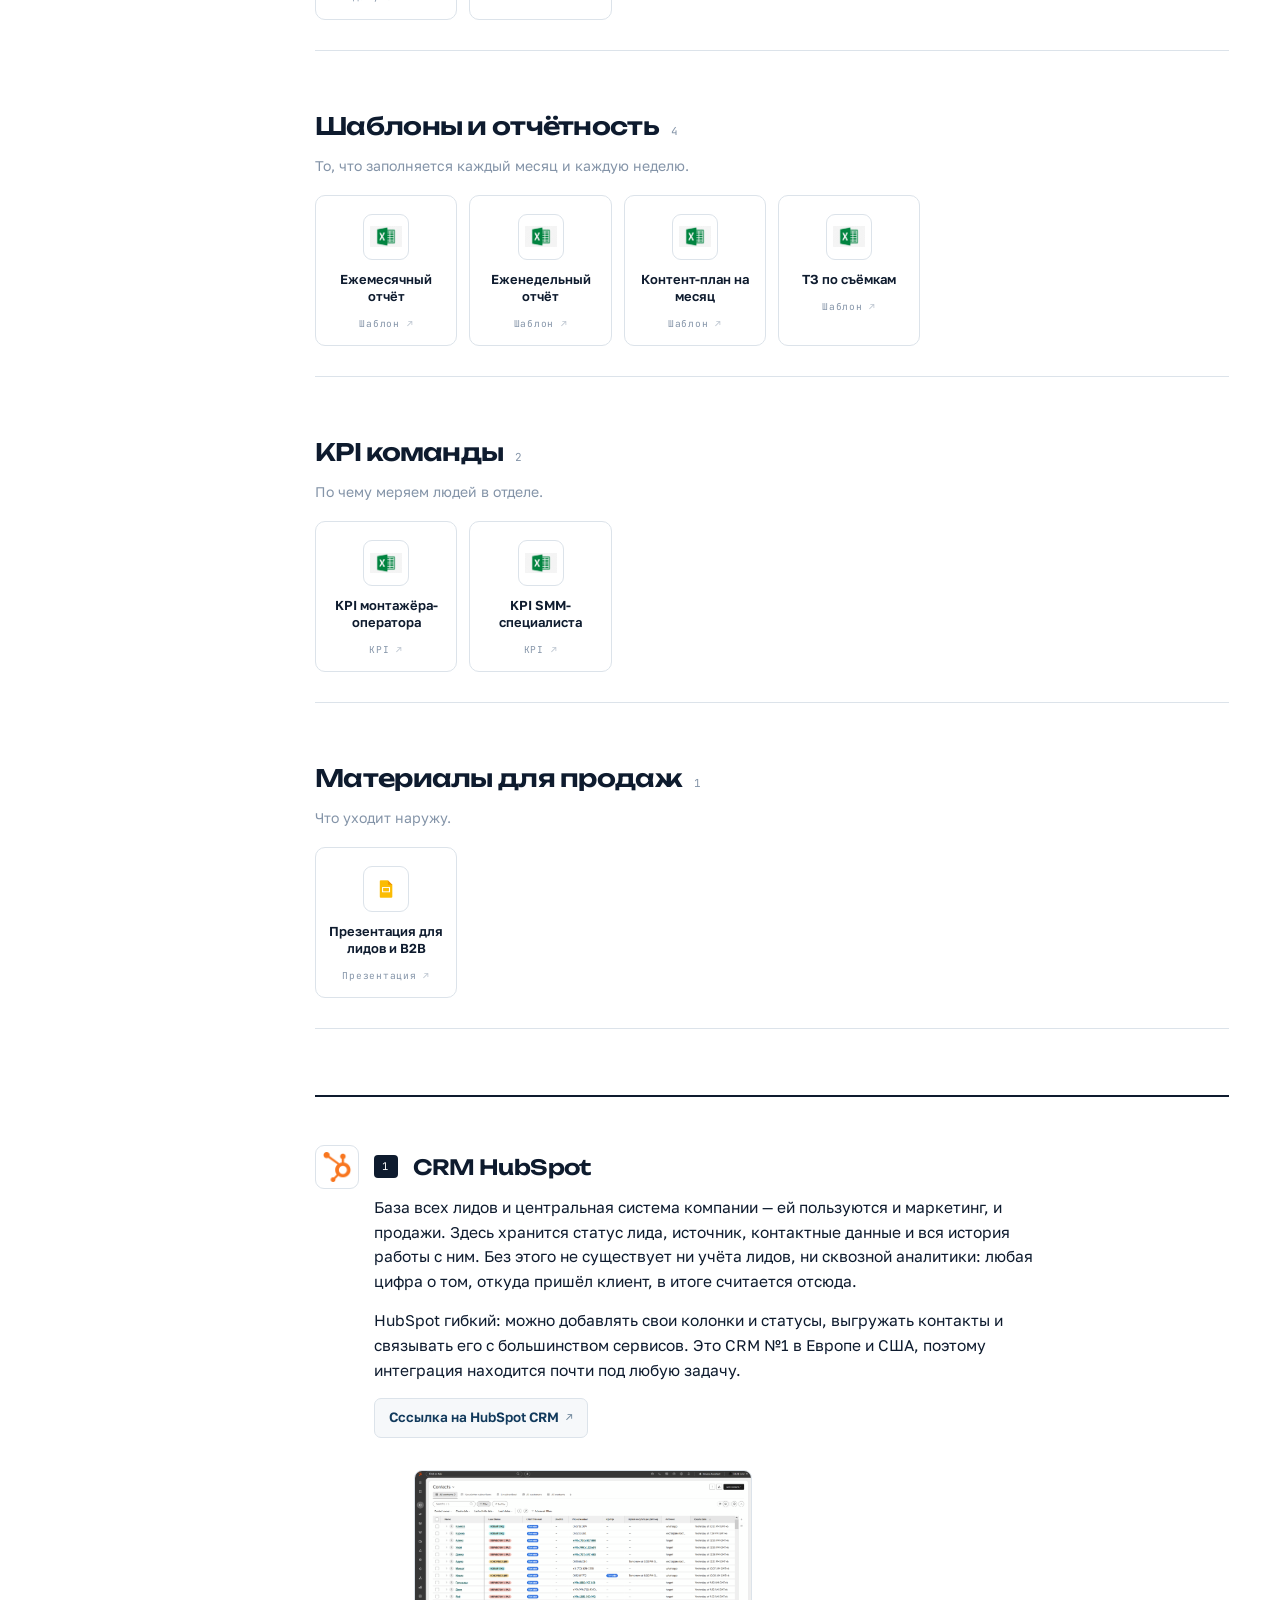
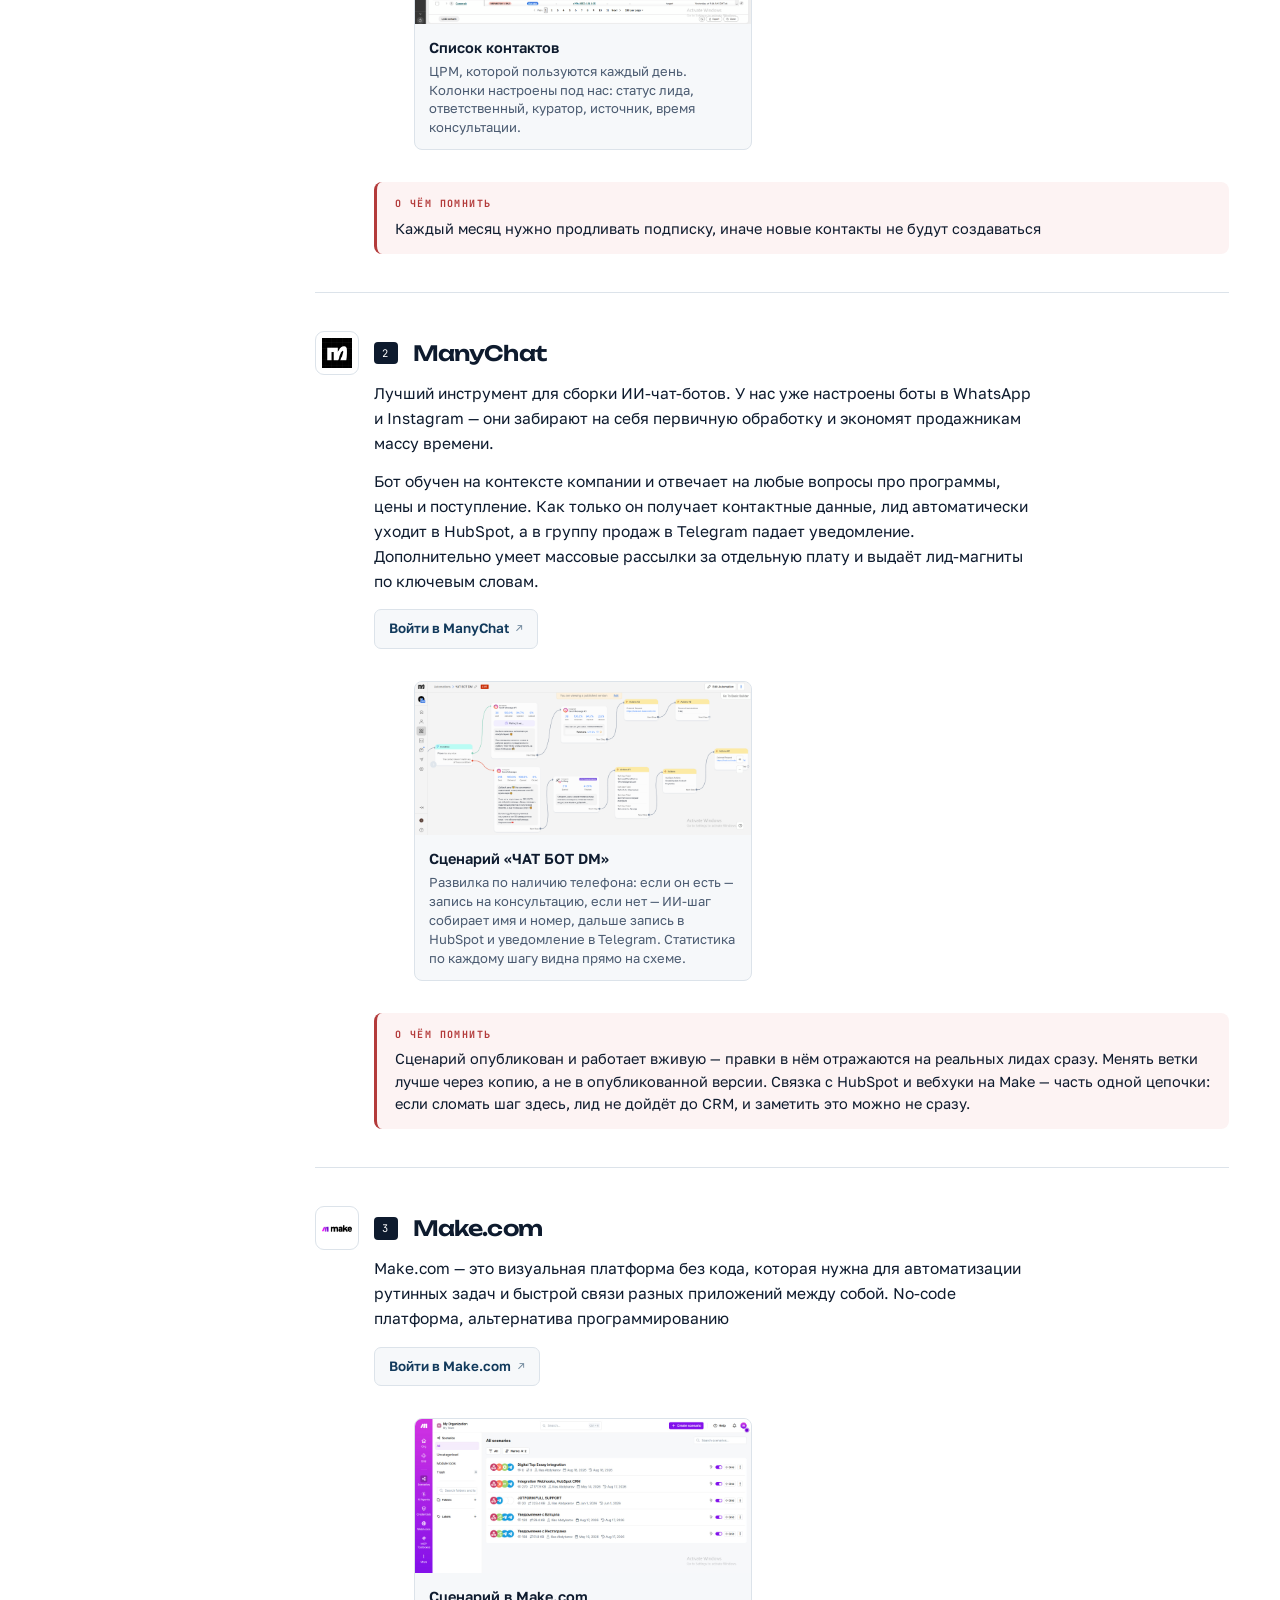
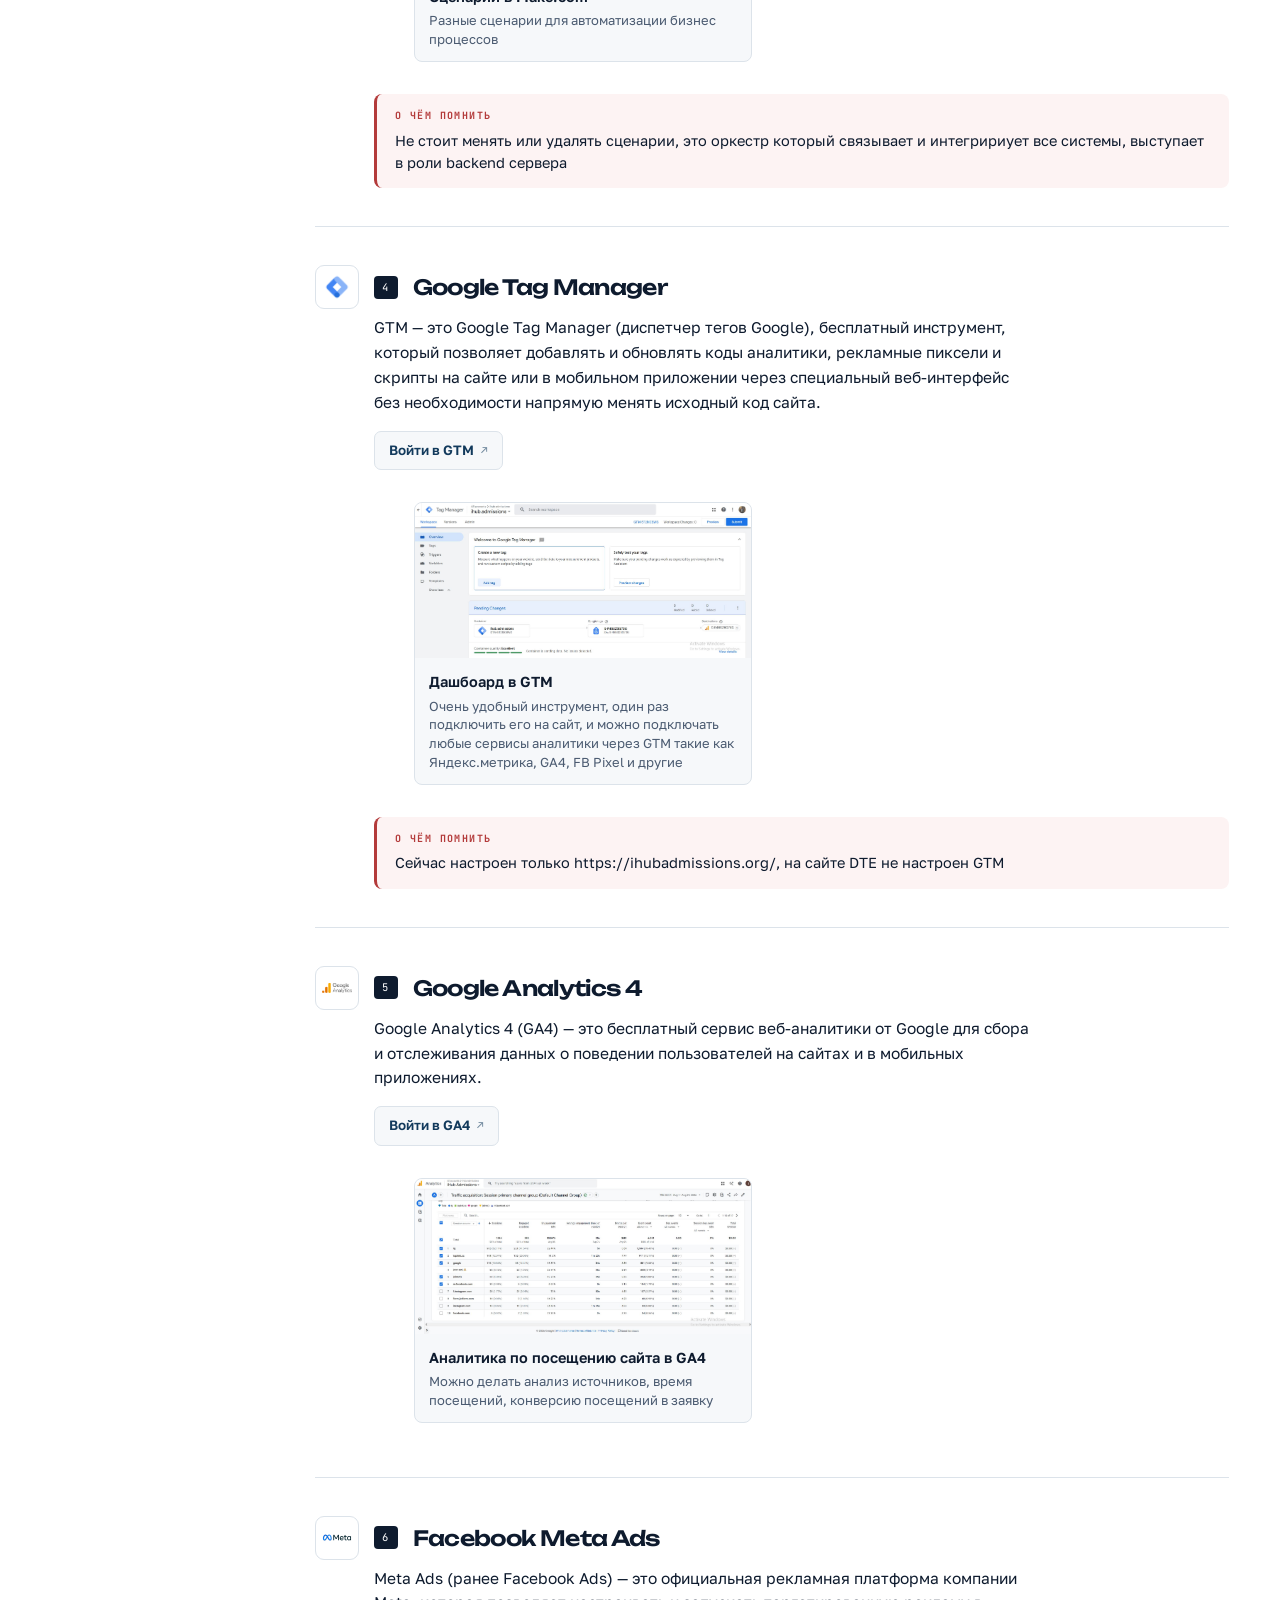
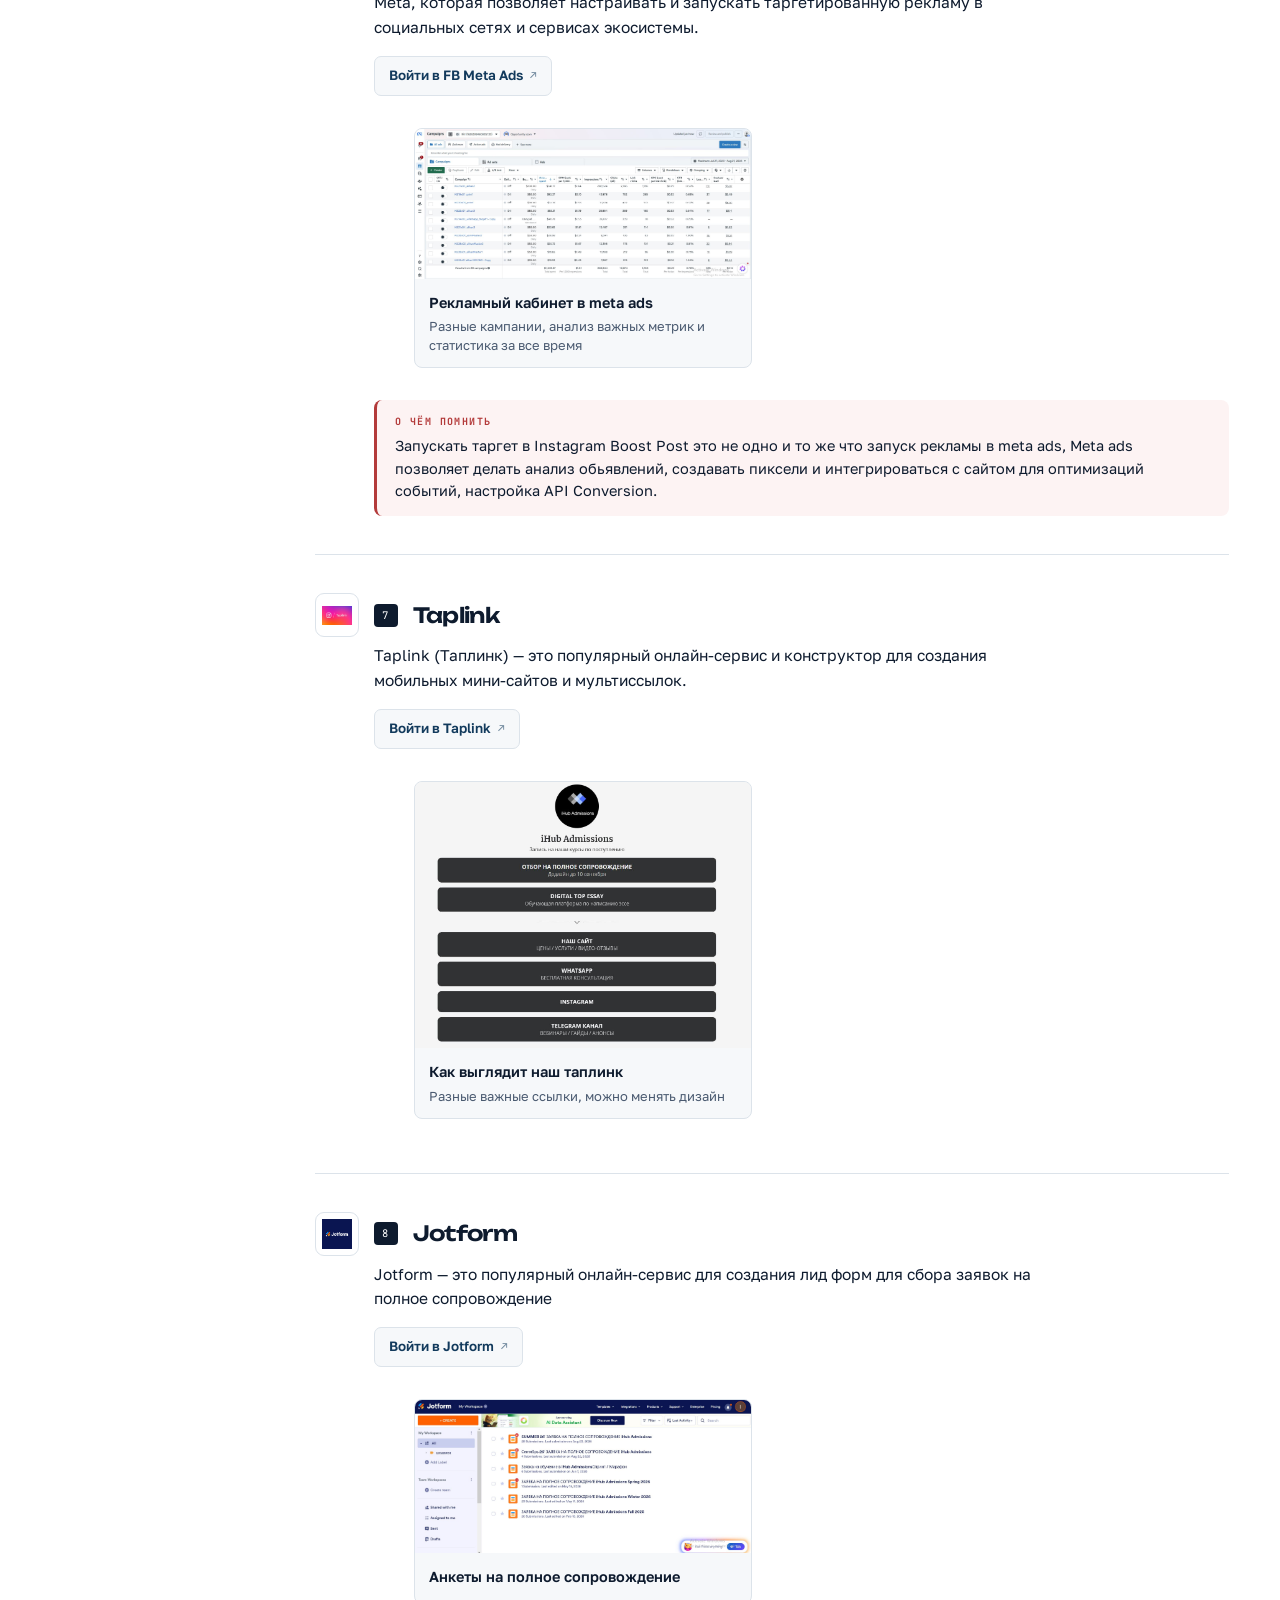
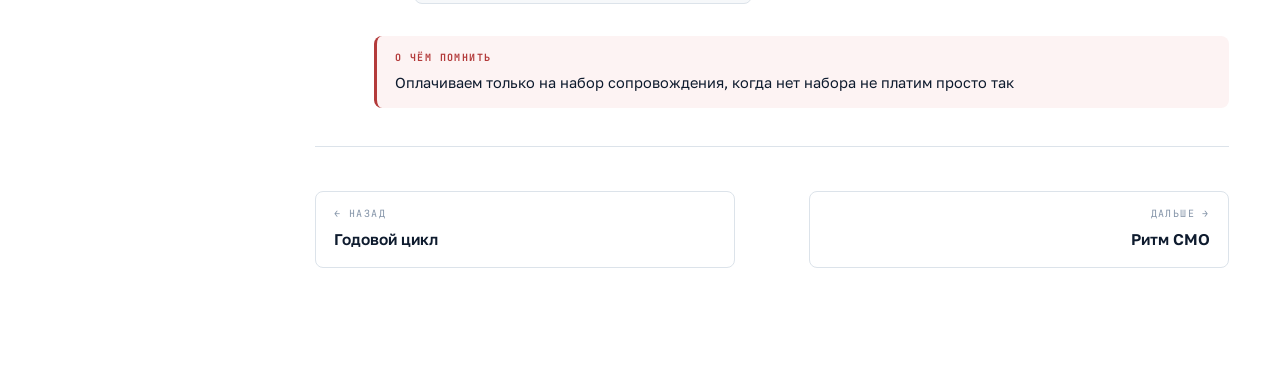
<file: pages/4-sistemy.html>
<!DOCTYPE html>
<html lang="ru">
<head>
<meta charset="utf-8">
<meta name="viewport" content="width=device-width, initial-scale=1">
<title>Системы — Передача маркетинга iHub</title>
<link rel="preconnect" href="https://fonts.googleapis.com">
<link rel="preconnect" href="https://fonts.gstatic.com" crossorigin>
<link href="https://fonts.googleapis.com/css2?family=Unbounded:wght@400;600;800&family=Golos+Text:wght@400;500;600;700&family=JetBrains+Mono:wght@400;600&display=swap" rel="stylesheet">
<link rel="stylesheet" href="../assets/style.css">
</head>
<body>
<div class="shell">
<aside class="rail" id="rail"></aside>
<main>
<header class="pagehead">
  <span class="sec-num">04</span>
  <h1>Системы, файлы и ссылки</h1>
  <p>Всё, чем пользуется отдел маркетинга: сервисы, сайты, регламенты, шаблоны и KPI. Плитки сервисов ведут к описанию ниже, остальные открывают ссылку сразу.</p>
</header>

<div class="callout">
  <h4>Про доступы</h4>
  <p>Логинов и паролей здесь нет и не будет. Доступы передаются лично при передаче дел — этот документ живёт дольше, чем должны жить пароли. Здесь только описание: зачем сервис нужен, что в нём настроено и где подводные камни.</p>
</div>

<section class="grp">
  <div class="grp-head"><h2>Автоматизации и аналитика</h2><span class="grp-count">8</span></div>
  <p class="note" style="margin:-8px 0 18px">Всё, через что проходит лид и всё, чем мы его считаем.</p>
  <div class="tiles">
    <a class="tile" href="#i-hubspot">
      <span class="tile-logo"><img src="../files/logos/hubspot_logo_icon_170009.png" alt=""></span>
      <span>CRM HubSpot</span>
      <em>CRM</em>
    </a>
    <a class="tile" href="#i-manychat">
      <span class="tile-logo"><img src="../files/logos/manychat.png" alt=""></span>
      <span>ManyChat</span>
      <em>Чат-бот</em>
    </a>
    <a class="tile" href="#i-make">
      <span class="tile-logo"><img src="../files/logos/make.png" alt=""></span>
      <span>Make.com</span>
      <em>Автоматизации</em>
    </a>
    <a class="tile" href="#i-gtm">
      <span class="tile-logo"><img src="../files/logos/gtm.png" alt=""></span>
      <span>Google Tag Manager</span>
      <em>Теги</em>
    </a>
    <a class="tile" href="#i-ga4">
      <span class="tile-logo"><img src="../files/logos/ga4.png" alt=""></span>
      <span>Google Analytics 4</span>
      <em>Аналитика</em>
    </a>
    <a class="tile" href="#i-meta">
      <span class="tile-logo"><img src="../files/logos/Meta-Logo.png" alt=""></span>
      <span>Meta Ads</span>
      <em>Реклама</em>
    </a>
    <a class="tile" href="#i-taplink">
      <span class="tile-logo"><img src="../files/logos/CLM-instagram-taplink-01.png" alt=""></span>
      <span>Taplink</span>
      <em>Ссылки</em>
    </a>
    <a class="tile" href="#i-jotform">
      <span class="tile-logo"><img src="../files/logos/jotform-logo-dark-800x800.png" alt=""></span>
      <span>Jotform</span>
      <em>Формы</em>
    </a>
  </div>
</section>

<section class="grp">
  <div class="grp-head"><h2>Сайты и площадки</h2><span class="grp-count">5</span></div>
  <p class="note" style="margin:-8px 0 18px">Где нас видит клиент.</p>
  <div class="tiles">
    <a class="tile" href="https://ihubadmissions.org/" target="_blank">
      <span class="tile-logo"><img src="../files/logos/ihub.jpg" alt=""></span>
      <span>Внешний сайт и админка</span>
      <em>Сайт</em>
    </a>
    <a class="tile" href="https://ihubadmissions.com" target="_blank">
      <span class="tile-logo"><img src="../files/logos/ihub.jpg" alt=""></span>
      <span>Платформа для учеников</span>
      <em>Сайт</em>
    </a>
    <a class="tile" href="https://ihubadmissions.com/top-essay/demo" target="_blank">
      <span class="tile-logo"><img src="../files/logos/ihub.jpg" alt=""></span>
      <span>Сайт Digital TopEssay</span>
      <em>Сайт</em>
    </a>
    <a class="tile" href="https://2gis.kg/bishkek/firm/70000001089744503/tab/reviews" target="_blank">
      <span class="tile-logo"><img src="../files/logos/2gis.png" alt=""></span>
      <span>2ГИС</span>
      <em>Карты</em>
    </a>
    <a class="tile" href="https://www.instagram.com/ihub.admissions/" target="_blank">
      <span class="tile-logo"><img src="../files/logos/ig.svg" alt=""></span>
      <span>Instagram</span>
      <em>Соцсети</em>
    </a>
  </div>
</section>

<section class="grp">
  <div class="grp-head"><h2>Регламенты и инструкции</h2><span class="grp-count">3</span></div>
  <p class="note" style="margin:-8px 0 18px">Как здесь принято работать.</p>
  <div class="tiles">
    <a class="tile" href="https://docs.google.com/document/d/1kDK5GiKzdNXNZ9ScOv11lvDI6n-lyBX1/edit?usp=sharing&ouid=114794252656068092794&rtpof=true&sd=true" target="_blank">
      <span class="tile-logo"><img src="../files/logos/excel.png" alt=""></span>
      <span>Регламент отдела маркетинга</span>
      <em>Документ</em>
    </a>
    <a class="tile" href="https://drive.google.com/file/d/1bU-9TX7PJtK04w8DYpGGUlggG7iZuROv/view?usp=sharing" target="_blank">
      <span class="tile-logo"><img src="../files/logos/excel.png" alt=""></span>
      <span>Должностная инструкция CMO</span>
      <em>Документ</em>
    </a>
  </div>
</section>

<section class="grp">
  <div class="grp-head"><h2>Шаблоны и отчётность</h2><span class="grp-count">4</span></div>
  <p class="note" style="margin:-8px 0 18px">То, что заполняется каждый месяц и каждую неделю.</p>
  <div class="tiles">
    <a class="tile" href="https://docs.google.com/spreadsheets/d/1Ic_3KLpf4STF8QHIr8Heq1-0VjlhHiyG/edit?usp=sharing&ouid=114794252656068092794&rtpof=true&sd=true" target="_blank">
      <span class="tile-logo"><img src="../files/logos/excel.png" alt=""></span>
      <span>Ежемесячный отчёт</span>
      <em>Шаблон</em>
    </a>
    <a class="tile" href="https://docs.google.com/document/d/1u7yOBHMVHxO8tlVIXseW5k_36DM1Ty6q/edit?usp=sharing&ouid=114794252656068092794&rtpof=true&sd=true" target="_blank">
      <span class="tile-logo"><img src="../files/logos/excel.png" alt=""></span>
      <span>Еженедельный отчёт</span>
      <em>Шаблон</em>
    </a>
    <a class="tile" href="https://docs.google.com/spreadsheets/d/1uElps6Ma-1g7OxLUhFujV4f3e8czlHPz/edit?usp=sharing&ouid=114483998303709877581&rtpof=true&sd=true" target="_blank">
      <span class="tile-logo"><img src="../files/logos/excel.png" alt=""></span>
      <span>Контент-план на месяц</span>
      <em>Шаблон</em>
    </a>
    <a class="tile" href="https://docs.google.com/spreadsheets/d/1CNEkvbBjxIhtIt7YYZUtcU81n39ix0eF8eimwea3gEM/edit?usp=sharing" target="_blank">
      <span class="tile-logo"><img src="../files/logos/excel.png" alt=""></span>
      <span>ТЗ по съёмкам</span>
      <em>Шаблон</em>
    </a>
  </div>
</section>

<section class="grp">
  <div class="grp-head"><h2>KPI команды</h2><span class="grp-count">2</span></div>
  <p class="note" style="margin:-8px 0 18px">По чему меряем людей в отделе.</p>
  <div class="tiles">
    <a class="tile" href="https://docs.google.com/spreadsheets/d/1D3jTlnFb2607XufXB8dnumOTZSyCatNA/edit?gid=595511099#gid=595511099" target="_blank">
      <span class="tile-logo"><img src="../files/logos/excel.png" alt=""></span>
      <span>KPI монтажёра-оператора</span>
      <em>KPI</em>
    </a>
    <a class="tile" href="https://docs.google.com/spreadsheets/d/1IwrhdnO5Xk6FANcAH26Xy3zByxjL4qLi/edit?gid=1800005961#gid=1800005961" target="_blank">
      <span class="tile-logo"><img src="../files/logos/excel.png" alt=""></span>
      <span>KPI SMM-специалиста</span>
      <em>KPI</em>
    </a>
  </div>
</section>

<section class="grp">
  <div class="grp-head"><h2>Материалы для продаж</h2><span class="grp-count">1</span></div>
  <p class="note" style="margin:-8px 0 18px">Что уходит наружу.</p>
  <div class="tiles">
    <a class="tile" href="https://drive.google.com/file/d/1bJWbWR5FWxrzFAJBpMM-hELGN9Vn2u8M/view?usp=sharing" target="_blank">
      <span class="tile-logo"><img src="../files/logos/Google-Slides-Logo.png" alt=""></span>
      <span>Презентация для лидов и B2B</span>
      <em>Презентация</em>
    </a>
  </div>
</section>

<div class="details">
<article class="item" id="i-hubspot">
  <div class="item-head">
    <span class="item-logo"><img src="../files/logos/hubspot_logo_icon_170009.png" alt=""></span>
    <span class="item-n">1</span>
    <h3>CRM HubSpot</h3>
  </div>
  <div class="item-body">
    <p>База всех лидов и центральная система компании — ей пользуются и маркетинг, и продажи. Здесь хранится статус лида, источник, контактные данные и вся история работы с ним. Без этого не существует ни учёта лидов, ни сквозной аналитики: любая цифра о том, откуда пришёл клиент, в итоге считается отсюда.</p>
    <p>HubSpot гибкий: можно добавлять свои колонки и статусы, выгружать контакты и связывать его с большинством сервисов. Это CRM №1 в Европе и США, поэтому интеграция находится почти под любую задачу.</p>

    <div class="item-links">
      <a class="lnk" href="https://app-eu1.hubspot.com/contacts/148396569/objects/0-1/views/159359642/list" target="_blank" rel="noopener">Сссылка на HubSpot CRM</a>
    </div>

    <div class="shots">
      <figure class="shot">
        <img src="../files/screenshots/hubspot-contacts.png" alt="Список контактов в HubSpot">
        <figcaption class="shot-cap"><b>Список контактов</b><span>ЦРМ, которой пользуются каждый день. Колонки настроены под нас: статус лида, ответственный, куратор, источник, время консультации.</span></figcaption>
      </figure>
    </div>

    <div class="watch">
      <b>О чём помнить</b>
      Каждый месяц нужно продливать подписку, иначе новые контакты не будут создаваться
    </div>
  </div>
</article>

<article class="item" id="i-manychat">
  <div class="item-head">
    <span class="item-logo"><img src="../files/logos/manychat.png" alt=""></span>
    <span class="item-n">2</span>
    <h3>ManyChat</h3>
  </div>
  <div class="item-body">
    <p>Лучший инструмент для сборки ИИ-чат-ботов. У нас уже настроены боты в WhatsApp и Instagram — они забирают на себя первичную обработку и экономят продажникам массу времени.</p>
    <p>Бот обучен на контексте компании и отвечает на любые вопросы про программы, цены и поступление. Как только он получает контактные данные, лид автоматически уходит в HubSpot, а в группу продаж в Telegram падает уведомление. Дополнительно умеет массовые рассылки за отдельную плату и выдаёт лид-магниты по ключевым словам.</p>

    <div class="item-links">
      <a class="lnk" href="https://manychat.com" target="_blank" rel="noopener">Войти в ManyChat</a>
    </div>

    <div class="shots">
      <figure class="shot">
        <img src="../files/screenshots/manychat-flow.png" alt="Схема автоматизации ЧАТ БОТ DM в ManyChat">
        <figcaption class="shot-cap"><b>Сценарий «ЧАТ БОТ DM»</b><span>Развилка по наличию телефона: если он есть — запись на консультацию, если нет — ИИ-шаг собирает имя и номер, дальше запись в HubSpot и уведомление в Telegram. Статистика по каждому шагу видна прямо на схеме.</span></figcaption>
      </figure>
    </div>

    <div class="watch">
      <b>О чём помнить</b>
      Сценарий опубликован и работает вживую — правки в нём отражаются на реальных лидах сразу. Менять ветки лучше через копию, а не в опубликованной версии. Связка с HubSpot и вебхуки на Make — часть одной цепочки: если сломать шаг здесь, лид не дойдёт до CRM, и заметить это можно не сразу.
    </div>
  </div>
</article>

<article class="item" id="i-make">
  <div class="item-head">
    <span class="item-logo"><img src="../files/logos/make.png" alt=""></span>
    <span class="item-n">3</span>
    <h3>Make.com</h3>
  </div>
  <div class="item-body">
    <p>Make.com — это визуальная платформа без кода, которая нужна для автоматизации рутинных задач и быстрой связи разных приложений между собой. No-code платформа, альтернатива программированию</p>
    <div class="item-links">
      <a class="lnk" href="https://eu1.make.com/1659873/scenarios?folder=all&tab=all&type=scenario&sort=nameAsc" target="_blank" rel="noopener">Войти в Make.com</a>
    </div>

    <div class="shots">
      <figure class="shot">
        <img src="../files/screenshots/make-scenery.JPG" alt="Схема автоматизации ЧАТ БОТ DM в ManyChat">
        <figcaption class="shot-cap"><b>Сценарий в Make.com</b><span>Разные сценарии для автоматизации бизнес процессов</span></figcaption>
      </figure>
    </div>

    <div class="watch">
      <b>О чём помнить</b>
      Не стоит менять или удалять сценарии, это оркестр который связывает и интегририует все системы, выступает в роли backend сервера
    </div>
  </div>
</article>

<article class="item" id="i-gtm">
  <div class="item-head">
    <span class="item-logo"><img src="../files/logos/gtm.png" alt=""></span>
    <span class="item-n">4</span>
    <h3>Google Tag Manager</h3>
  </div>
  <div class="item-body">
    <p>GTM — это Google Tag Manager (диспетчер тегов Google), бесплатный инструмент, который позволяет добавлять и обновлять коды аналитики, рекламные пиксели и скрипты на сайте или в мобильном приложении через специальный веб-интерфейс без необходимости напрямую менять исходный код сайта.</p>
    <div class="item-links">
      <a class="lnk" href="https://tagmanager.google.com/" target="_blank" rel="noopener">Войти в GTM</a>
    </div>

    <div class="shots">
      <figure class="shot">
        <img src="../files/screenshots/gtm-screen.JPG" alt="Схема автоматизации ЧАТ БОТ DM в ManyChat">
        <figcaption class="shot-cap"><b>Дашбоард в GTM</b><span>Очень удобный инструмент, один раз подключить его на сайт, и можно подключать любые сервисы аналитики через GTM такие как Яндекс.метрика, GA4, FB Pixel и другие</span></figcaption>
      </figure>
    </div>

    <div class="watch">
      <b>О чём помнить</b>
      Сейчас настроен только https://ihubadmissions.org/, на сайте DTE не настроен GTM
    </div>
  </div>
</article>

<article class="item" id="i-ga4">
  <div class="item-head">
    <span class="item-logo"><img src="../files/logos/ga4.png" alt=""></span>
    <span class="item-n">5</span>
    <h3>Google Analytics 4</h3>
  </div>
  <div class="item-body">
    <p>Google Analytics 4 (GA4) — это бесплатный сервис веб-аналитики от Google для сбора и отслеживания данных о поведении пользователей на сайтах и в мобильных приложениях.</p>
    <div class="item-links">
      <a class="lnk" href="https://analytics.google.com/analytics/web/" target="_blank" rel="noopener">Войти в GA4</a>
    </div>

    <div class="shots">
      <figure class="shot">
        <img src="../files/screenshots/ga4-screen.JPG" alt="Схема автоматизации ЧАТ БОТ DM в ManyChat">
        <figcaption class="shot-cap"><b>Аналитика по посещению сайта в GA4</b><span>Можно делать анализ источников, время посещений, конверсию посещений в заявку</span></figcaption>
      </figure>
    </div>

  </div>
</article>

<article class="item" id="i-meta">
  <div class="item-head">
    <span class="item-logo"><img src="../files/logos/Meta-Logo.png" alt=""></span>
    <span class="item-n">6</span>
    <h3>Facebook Meta Ads</h3>
  </div>
  <div class="item-body">
    <p>Meta Ads (ранее Facebook Ads) — это официальная рекламная платформа компании Meta, которая позволяет настраивать и запускать таргетированную рекламу в социальных сетях и сервисах экосистемы.</p>
    <div class="item-links">
      <a class="lnk" href="https://www.facebook.com/business/tools/ads-manager" target="_blank" rel="noopener">Войти в FB Meta Ads</a>
    </div>

    <div class="shots">
      <figure class="shot">
        <img src="../files/screenshots/meta-screen.JPG" alt="Схема автоматизации ЧАТ БОТ DM в ManyChat">
        <figcaption class="shot-cap"><b>Рекламный кабинет в meta ads</b><span>Разные кампании, анализ важных метрик и статистика за все время </span></figcaption>
      </figure>
    </div>

    <div class="watch">
      <b>О чём помнить</b>
      Запускать таргет в Instagram Boost Post это не одно и то же что запуск рекламы в meta ads, Meta ads позволяет делать анализ обьявлений, создавать пиксели и интегрироваться с сайтом для оптимизаций событий, настройка API Conversion.
    </div>
  </div>
</article>

<article class="item" id="i-taplink">
  <div class="item-head">
    <span class="item-logo"><img src="../files/logos/CLM-instagram-taplink-01.png" alt=""></span>
    <span class="item-n">7</span>
    <h3>Taplink</h3>
  </div>
  <div class="item-body">
    <p>Taplink (Таплинк) — это популярный онлайн-сервис и конструктор для создания мобильных мини-сайтов и мультиссылок.</p>
    <div class="item-links">
      <a class="lnk" href="https://taplink.cc/ihubadmissions" target="_blank" rel="noopener">Войти в Taplink</a>
    </div>

    <div class="shots">
      <figure class="shot">
        <img src="../files/screenshots/taplink-screen.JPG" alt="Схема автоматизации ЧАТ БОТ DM в ManyChat">
        <figcaption class="shot-cap"><b>Как выглядит наш таплинк</b><span>Разные важные ссылки, можно менять дизайн</span></figcaption>
      </figure>
    </div>

  </div>
</article>

<article class="item" id="i-jotform">
  <div class="item-head">
    <span class="item-logo"><img src="../files/logos/jotform-logo-dark-800x800.png" alt=""></span>
    <span class="item-n">8</span>
    <h3>Jotform</h3>
  </div>
  <div class="item-body">
    <p>Jotform — это популярный онлайн-сервис для создания лид форм для сбора заявок на полное сопровождение</p>
    <div class="item-links">
      <a class="lnk" href="https://www.jotform.com/workspace/" target="_blank" rel="noopener">Войти в Jotform</a>
    </div>

    <div class="shots">
      <figure class="shot">
        <img src="../files/screenshots/jotform.JPG" alt="Схема автоматизации ЧАТ БОТ DM в ManyChat">
        <figcaption class="shot-cap"><b>Анкеты на полное сопровождение</b><span></span></figcaption>
      </figure>
    </div>

    <div class="watch">
      <b>О чём помнить</b>
      Оплачиваем только на набор сопровождения, когда нет набора не платим просто так
    </div>
  </div>
</article>

</div>

<div class="pagenav" id="pagenav"></div>
</main>
</div>
<script src="../assets/nav.js"></script>
</body>
</html>
</file>
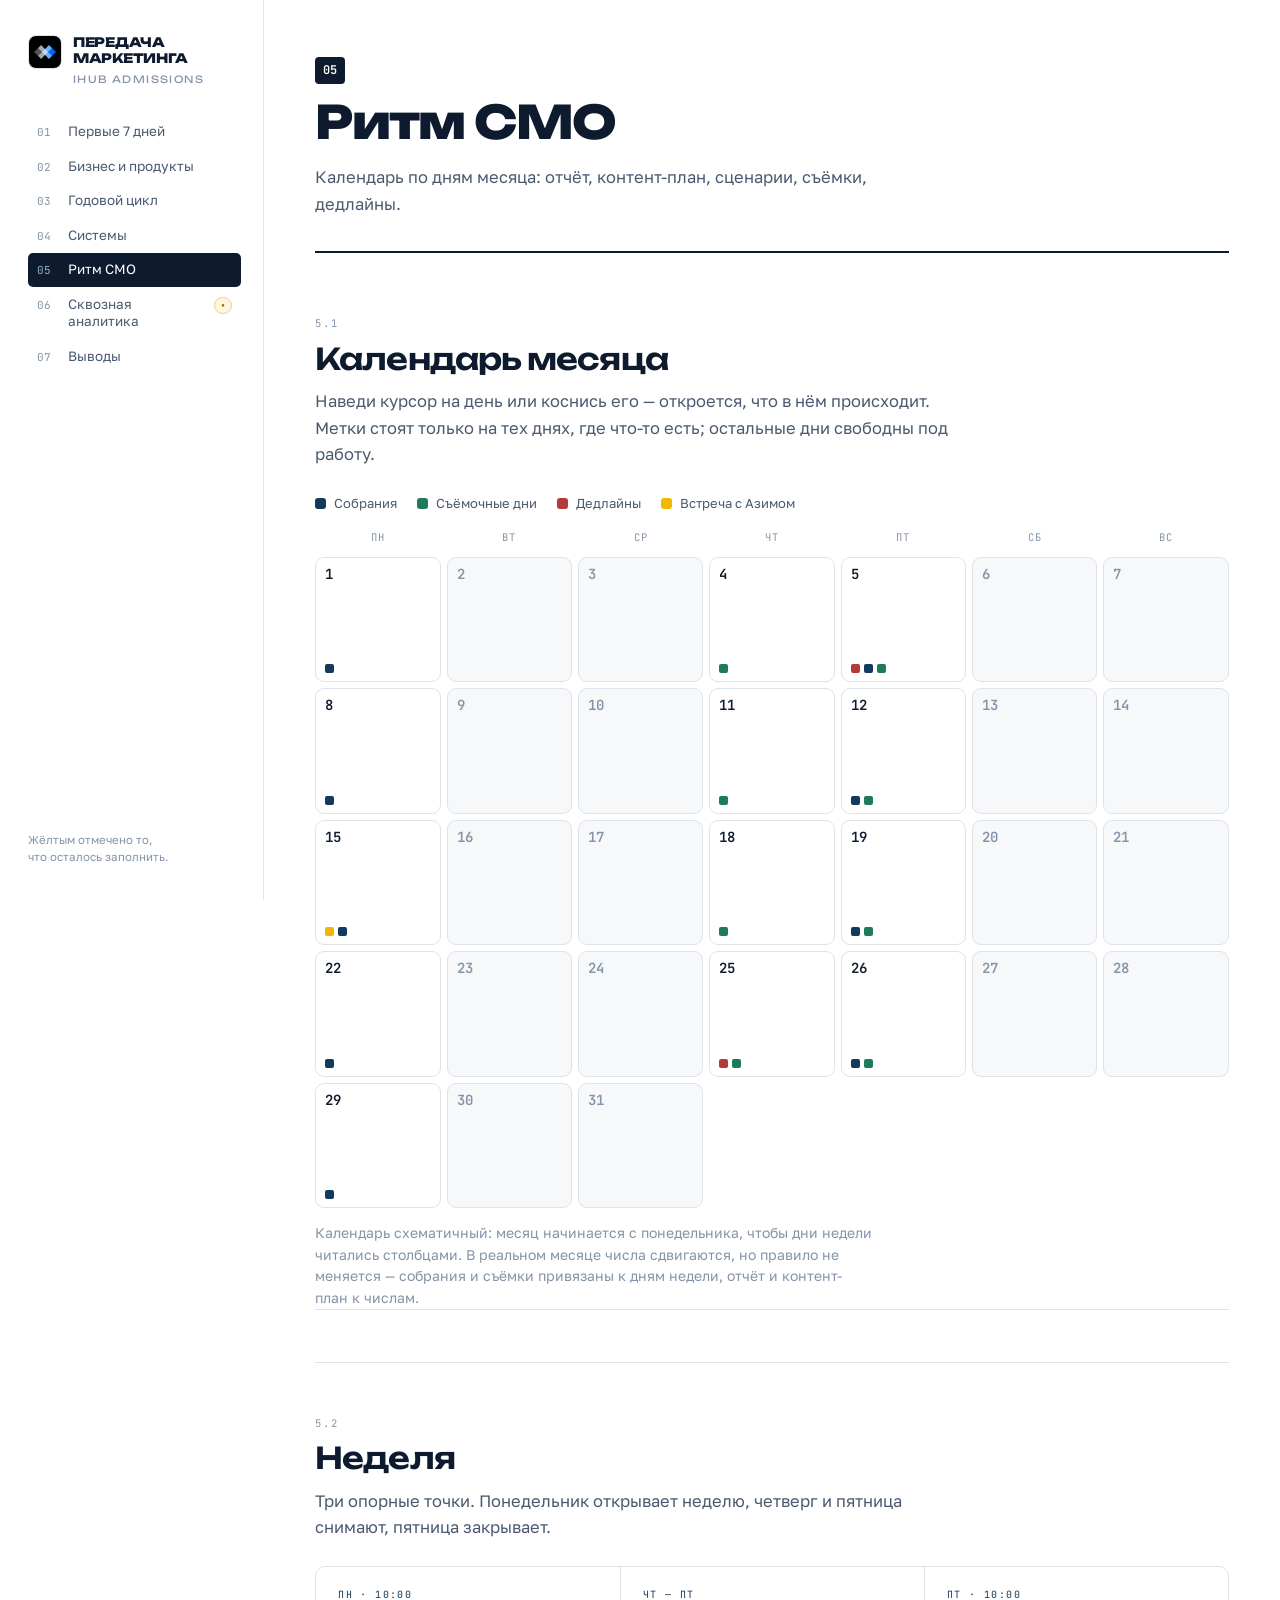
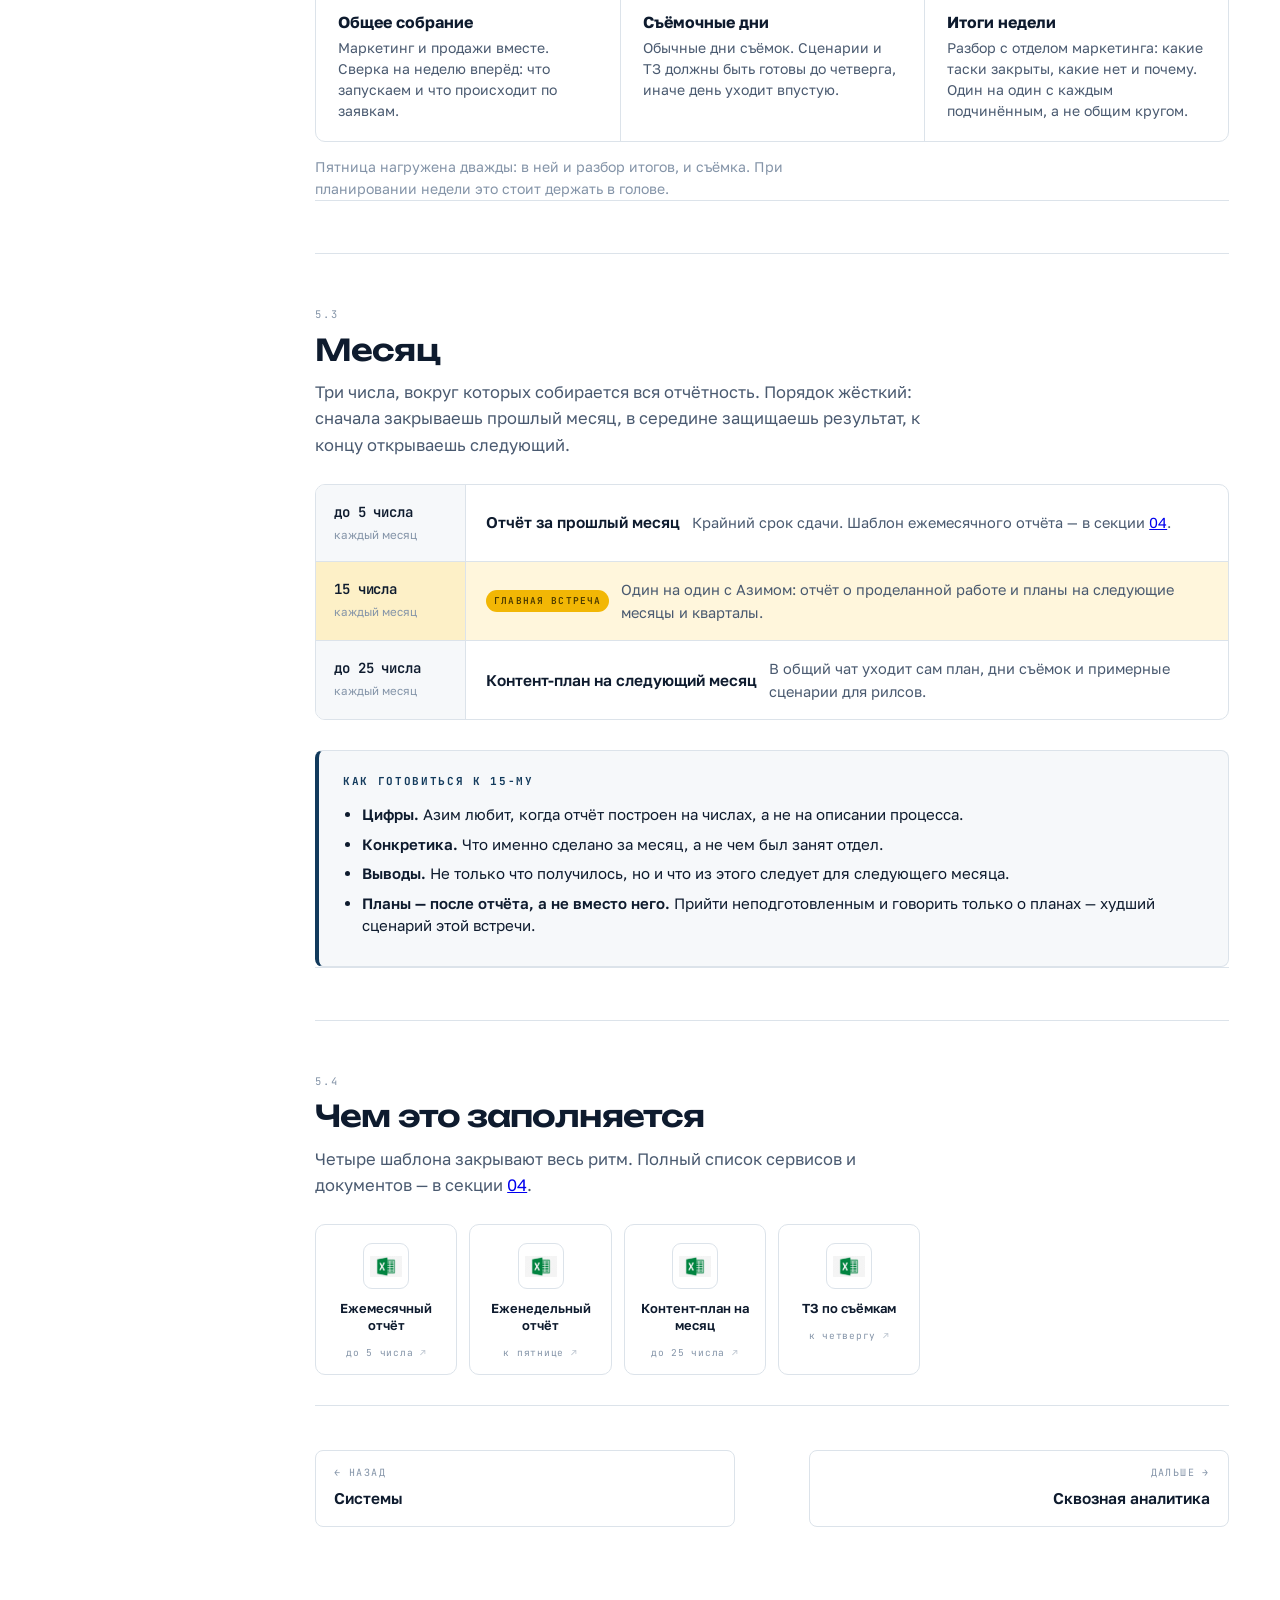
<file: pages/6-ritm.html>
<!DOCTYPE html>
<html lang="ru">
<head>
<meta charset="utf-8">
<meta name="viewport" content="width=device-width, initial-scale=1">
<title>Ритм CMO — Передача маркетинга iHub</title>
<link rel="preconnect" href="https://fonts.googleapis.com">
<link rel="preconnect" href="https://fonts.gstatic.com" crossorigin>
<link href="https://fonts.googleapis.com/css2?family=Unbounded:wght@400;600;800&family=Golos+Text:wght@400;500;600;700&family=JetBrains+Mono:wght@400;600&display=swap" rel="stylesheet">
<link rel="stylesheet" href="../assets/style.css">
</head>
<body>
<div class="shell">
<aside class="rail" id="rail"></aside>
<main>
<header class="pagehead">
  <span class="sec-num">05</span>
  <h1>Ритм CMO</h1>
  <p>Календарь по дням месяца: отчёт, контент-план, сценарии, съёмки, дедлайны.</p>
</header>

<section class="sub">
  <p class="sub-eyebrow">5.1</p>
  <h2>Календарь месяца</h2>
  <p class="lede">Наведи курсор на день или коснись его — откроется, что в нём происходит. Метки стоят только на тех днях, где что-то есть; остальные дни свободны под работу.</p>

  <div class="cal" id="ritm-cal"></div>

  <p class="note">Календарь схематичный: месяц начинается с понедельника, чтобы дни недели читались столбцами. В реальном месяце числа сдвигаются, но правило не меняется — собрания и съёмки привязаны к дням недели, отчёт и контент-план к числам.</p>
</section>

<section class="sub">
  <p class="sub-eyebrow">5.2</p>
  <h2>Неделя</h2>
  <p class="lede">Три опорные точки. Понедельник открывает неделю, четверг и пятница снимают, пятница закрывает.</p>

  <div class="phases">
    <div class="phase"><span class="phase-n">Пн · 10:00</span><b>Общее собрание</b><p>Маркетинг и продажи вместе. Сверка на неделю вперёд: что запускаем и что происходит по заявкам.</p></div>
    <div class="phase"><span class="phase-n">Чт — Пт</span><b>Съёмочные дни</b><p>Обычные дни съёмок. Сценарии и ТЗ должны быть готовы до четверга, иначе день уходит впустую.</p></div>
    <div class="phase"><span class="phase-n">Пт · 10:00</span><b>Итоги недели</b><p>Разбор с отделом маркетинга: какие таски закрыты, какие нет и почему. Один на один с каждым подчинённым, а не общим кругом.</p></div>
  </div>

  <p class="note">Пятница нагружена дважды: в ней и разбор итогов, и съёмка. При планировании недели это стоит держать в голове.</p>
</section>

<section class="sub">
  <p class="sub-eyebrow">5.3</p>
  <h2>Месяц</h2>
  <p class="lede">Три числа, вокруг которых собирается вся отчётность. Порядок жёсткий: сначала закрываешь прошлый месяц, в середине защищаешь результат, к концу открываешь следующий.</p>

  <div class="cycle">
    <div class="cyc-row">
      <div class="cyc-when"><b>до 5 числа</b><span>каждый месяц</span></div>
      <div class="cyc-body"><b>Отчёт за прошлый месяц</b><p>Крайний срок сдачи. Шаблон ежемесячного отчёта — в секции <a href="4-sistemy.html">04</a>.</p></div>
    </div>
    <div class="cyc-row now">
      <div class="cyc-when"><b>15 числа</b><span>каждый месяц</span></div>
      <div class="cyc-body"><span class="tag-now">Главная встреча</span><p>Один на один с Азимом: отчёт о проделанной работе и планы на следующие месяцы и кварталы.</p></div>
    </div>
    <div class="cyc-row">
      <div class="cyc-when"><b>до 25 числа</b><span>каждый месяц</span></div>
      <div class="cyc-body"><b>Контент-план на следующий месяц</b><p>В общий чат уходит сам план, дни съёмок и примерные сценарии для рилсов.</p></div>
    </div>
  </div>

  <div class="callout ask">
    <h4>Как готовиться к 15-му</h4>
    <ul>
      <li><b>Цифры.</b> Азим любит, когда отчёт построен на числах, а не на описании процесса.</li>
      <li><b>Конкретика.</b> Что именно сделано за месяц, а не чем был занят отдел.</li>
      <li><b>Выводы.</b> Не только что получилось, но и что из этого следует для следующего месяца.</li>
      <li><b>Планы — после отчёта, а не вместо него.</b> Прийти неподготовленным и говорить только о планах — худший сценарий этой встречи.</li>
    </ul>
  </div>
</section>

<section class="sub">
  <p class="sub-eyebrow">5.4</p>
  <h2>Чем это заполняется</h2>
  <p class="lede">Четыре шаблона закрывают весь ритм. Полный список сервисов и документов — в секции <a href="4-sistemy.html">04</a>.</p>

  <div class="tiles">
    <a class="tile" href="https://docs.google.com/spreadsheets/d/1Ic_3KLpf4STF8QHIr8Heq1-0VjlhHiyG/edit?usp=sharing&amp;ouid=114794252656068092794&amp;rtpof=true&amp;sd=true" target="_blank">
      <span class="tile-logo"><img src="../files/logos/excel.png" alt="Google Таблицы"></span>
      <span>Ежемесячный отчёт</span>
      <em>до 5 числа</em>
    </a>
    <a class="tile" href="https://docs.google.com/document/d/1u7yOBHMVHxO8tlVIXseW5k_36DM1Ty6q/edit?usp=sharing&amp;ouid=114794252656068092794&amp;rtpof=true&amp;sd=true" target="_blank">
      <span class="tile-logo"><img src="../files/logos/excel.png" alt="Google Документы"></span>
      <span>Еженедельный отчёт</span>
      <em>к пятнице</em>
    </a>
    <a class="tile" href="https://docs.google.com/spreadsheets/d/1uElps6Ma-1g7OxLUhFujV4f3e8czlHPz/edit?usp=sharing&amp;ouid=114483998303709877581&amp;rtpof=true&amp;sd=true" target="_blank">
      <span class="tile-logo"><img src="../files/logos/excel.png" alt="Google Таблицы"></span>
      <span>Контент-план на месяц</span>
      <em>до 25 числа</em>
    </a>
    <a class="tile" href="https://docs.google.com/spreadsheets/d/1CNEkvbBjxIhtIt7YYZUtcU81n39ix0eF8eimwea3gEM/edit?usp=sharing" target="_blank">
      <span class="tile-logo"><img src="../files/logos/excel.png" alt="Google Таблицы"></span>
      <span>ТЗ по съёмкам</span>
      <em>к четвергу</em>
    </a>
  </div>
</section>

<div class="pagenav" id="pagenav"></div>
</main>
</div>
<script src="../assets/nav.js"></script>
</body>
</html>
</file>
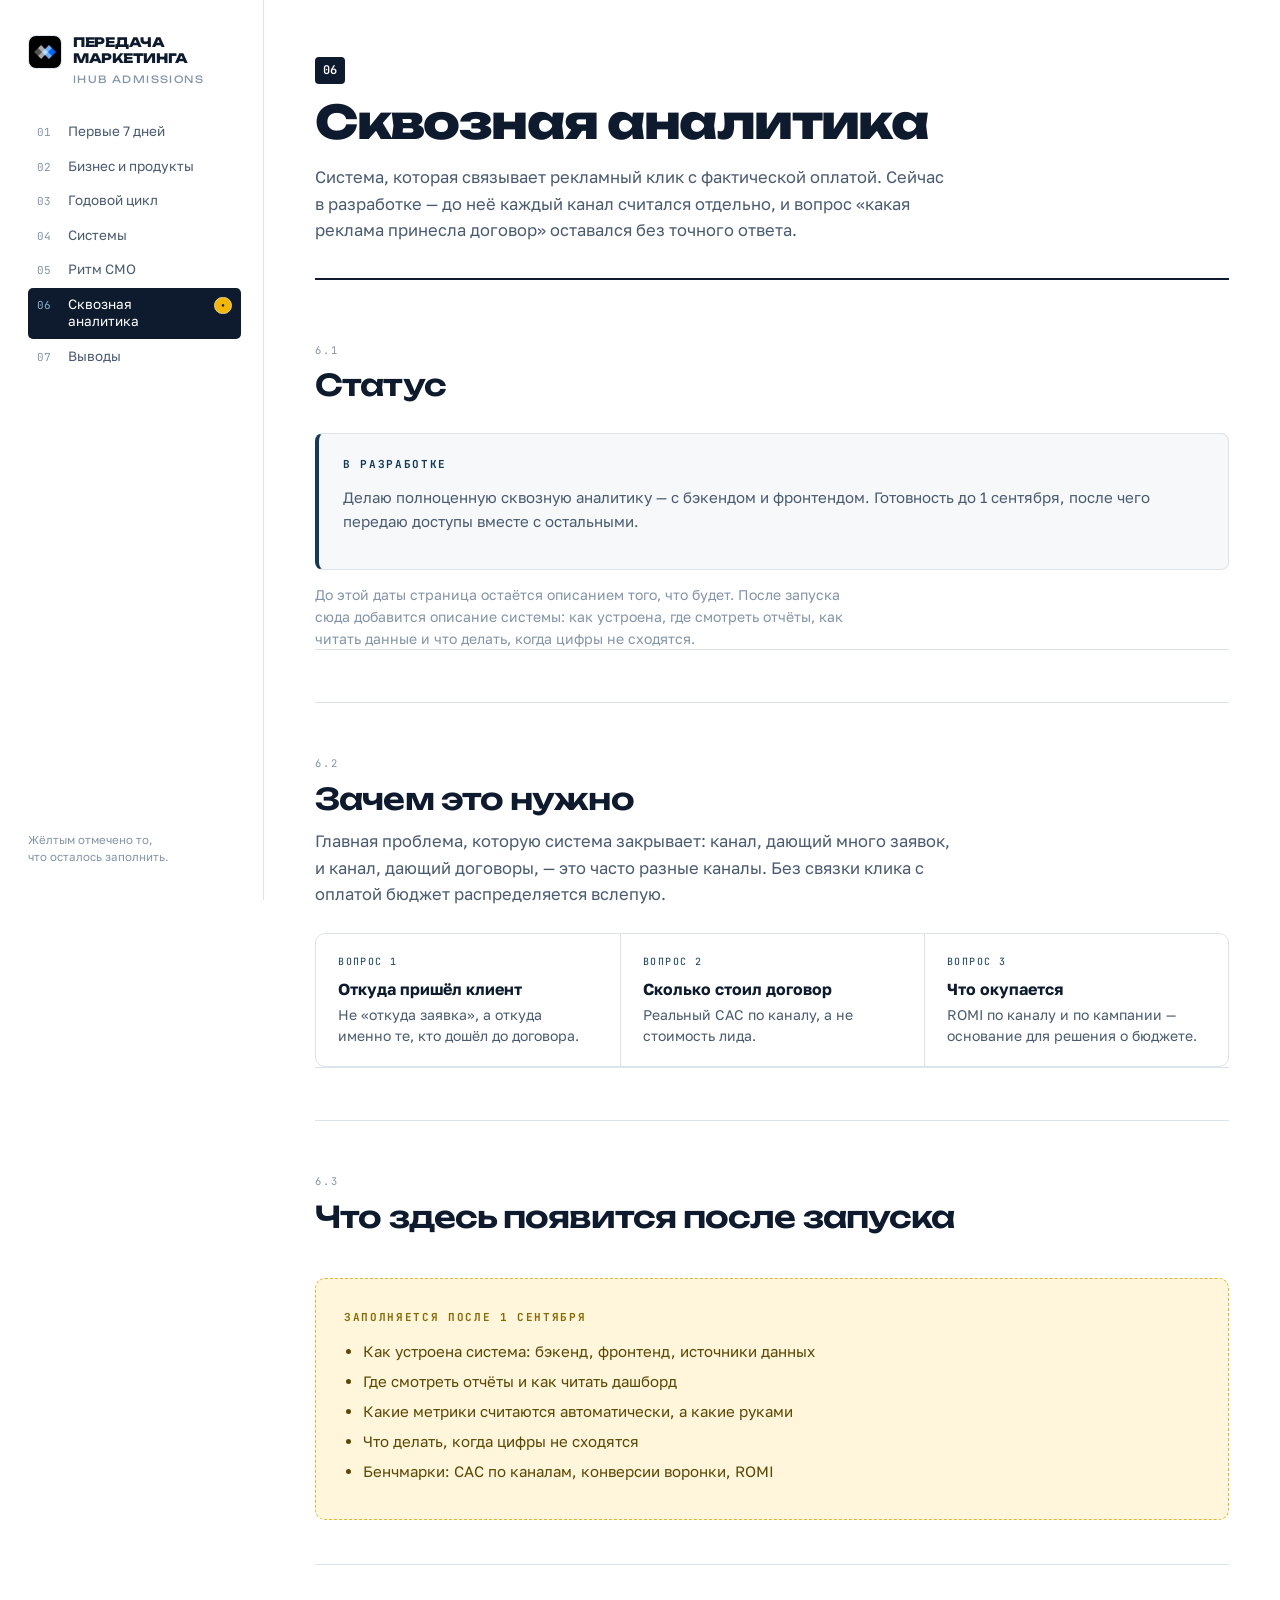
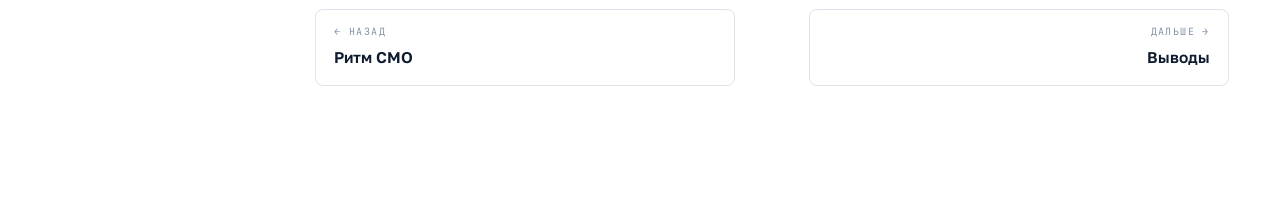
<file: pages/7-cifry.html>
<!DOCTYPE html>
<html lang="ru">
<head>
<meta charset="utf-8">
<meta name="viewport" content="width=device-width, initial-scale=1">
<title>Сквозная аналитика — Передача маркетинга iHub</title>
<link rel="preconnect" href="https://fonts.googleapis.com">
<link rel="preconnect" href="https://fonts.gstatic.com" crossorigin>
<link href="https://fonts.googleapis.com/css2?family=Unbounded:wght@400;600;800&family=Golos+Text:wght@400;500;600;700&family=JetBrains+Mono:wght@400;600&display=swap" rel="stylesheet">
<link rel="stylesheet" href="../assets/style.css">
</head>
<body>
<div class="shell">
<aside class="rail" id="rail"></aside>
<main>
<header class="pagehead">
  <span class="sec-num">06</span>
  <h1>Сквозная аналитика</h1>
  <p>Система, которая связывает рекламный клик с фактической оплатой. Сейчас в разработке — до неё каждый канал считался отдельно, и вопрос «какая реклама принесла договор» оставался без точного ответа.</p>
</header>

<section class="sub">
  <p class="sub-eyebrow">6.1</p>
  <h2>Статус</h2>

  <div class="callout ask">
    <h4>В разработке</h4>
    <p>Делаю полноценную сквозную аналитику — с бэкендом и фронтендом. Готовность до 1 сентября, после чего передаю доступы вместе с остальными.</p>
  </div>

  <p class="note">До этой даты страница остаётся описанием того, что будет. После запуска сюда добавится описание системы: как устроена, где смотреть отчёты, как читать данные и что делать, когда цифры не сходятся.</p>
</section>

<section class="sub">
  <p class="sub-eyebrow">6.2</p>
  <h2>Зачем это нужно</h2>
  <p class="lede">Главная проблема, которую система закрывает: канал, дающий много заявок, и канал, дающий договоры, — это часто разные каналы. Без связки клика с оплатой бюджет распределяется вслепую.</p>

  <div class="phases">
    <div class="phase"><span class="phase-n">Вопрос 1</span><b>Откуда пришёл клиент</b><p>Не «откуда заявка», а откуда именно те, кто дошёл до договора.</p></div>
    <div class="phase"><span class="phase-n">Вопрос 2</span><b>Сколько стоил договор</b><p>Реальный CAC по каналу, а не стоимость лида.</p></div>
    <div class="phase"><span class="phase-n">Вопрос 3</span><b>Что окупается</b><p>ROMI по каналу и по кампании — основание для решения о бюджете.</p></div>
  </div>
</section>

<section class="sub">
  <p class="sub-eyebrow">6.3</p>
  <h2>Что здесь появится после запуска</h2>
  <div class="draft">
    <h4>Заполняется после 1 сентября</h4>
    <ul>
      <li>Как устроена система: бэкенд, фронтенд, источники данных</li>
      <li>Где смотреть отчёты и как читать дашборд</li>
      <li>Какие метрики считаются автоматически, а какие руками</li>
      <li>Что делать, когда цифры не сходятся</li>
      <li>Бенчмарки: CAC по каналам, конверсии воронки, ROMI</li>
    </ul>
  </div>
</section>

<div class="pagenav" id="pagenav"></div>
</main>
</div>
<script src="../assets/nav.js"></script>
</body>
</html>
</file>
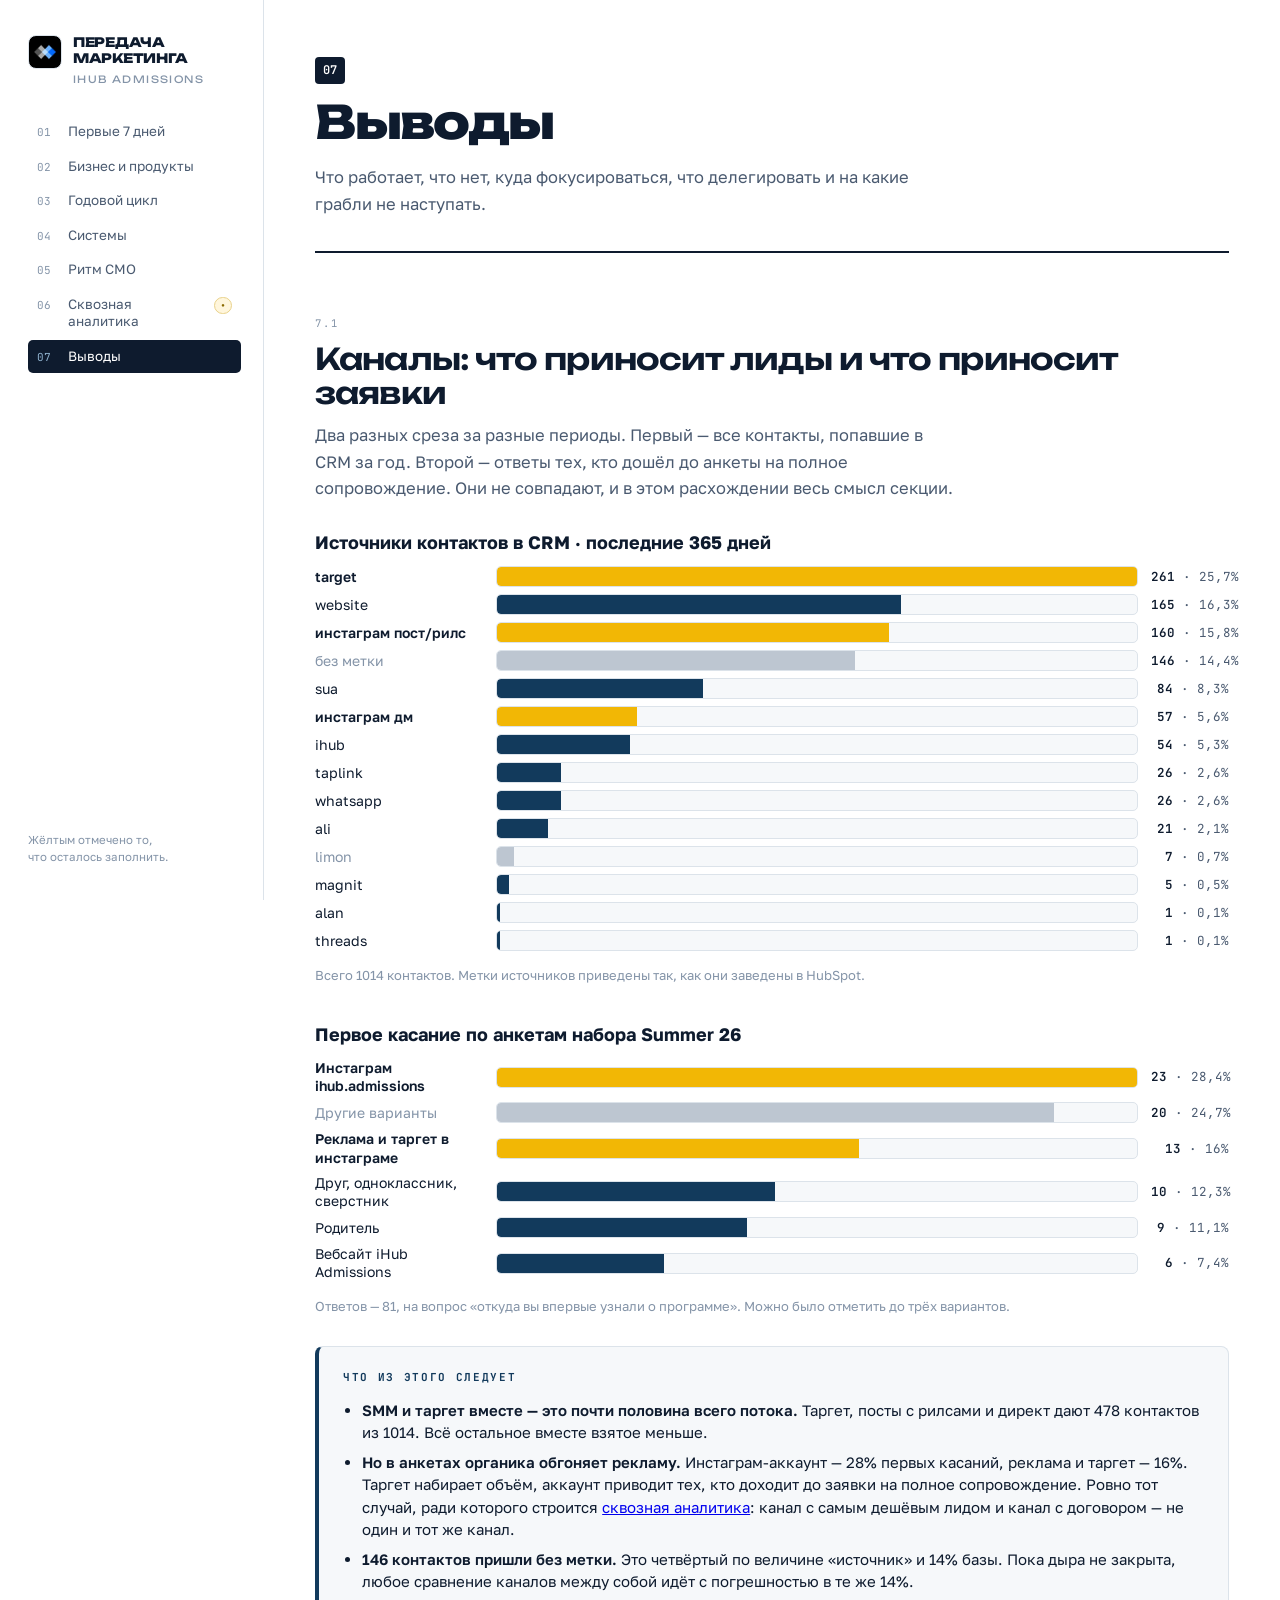
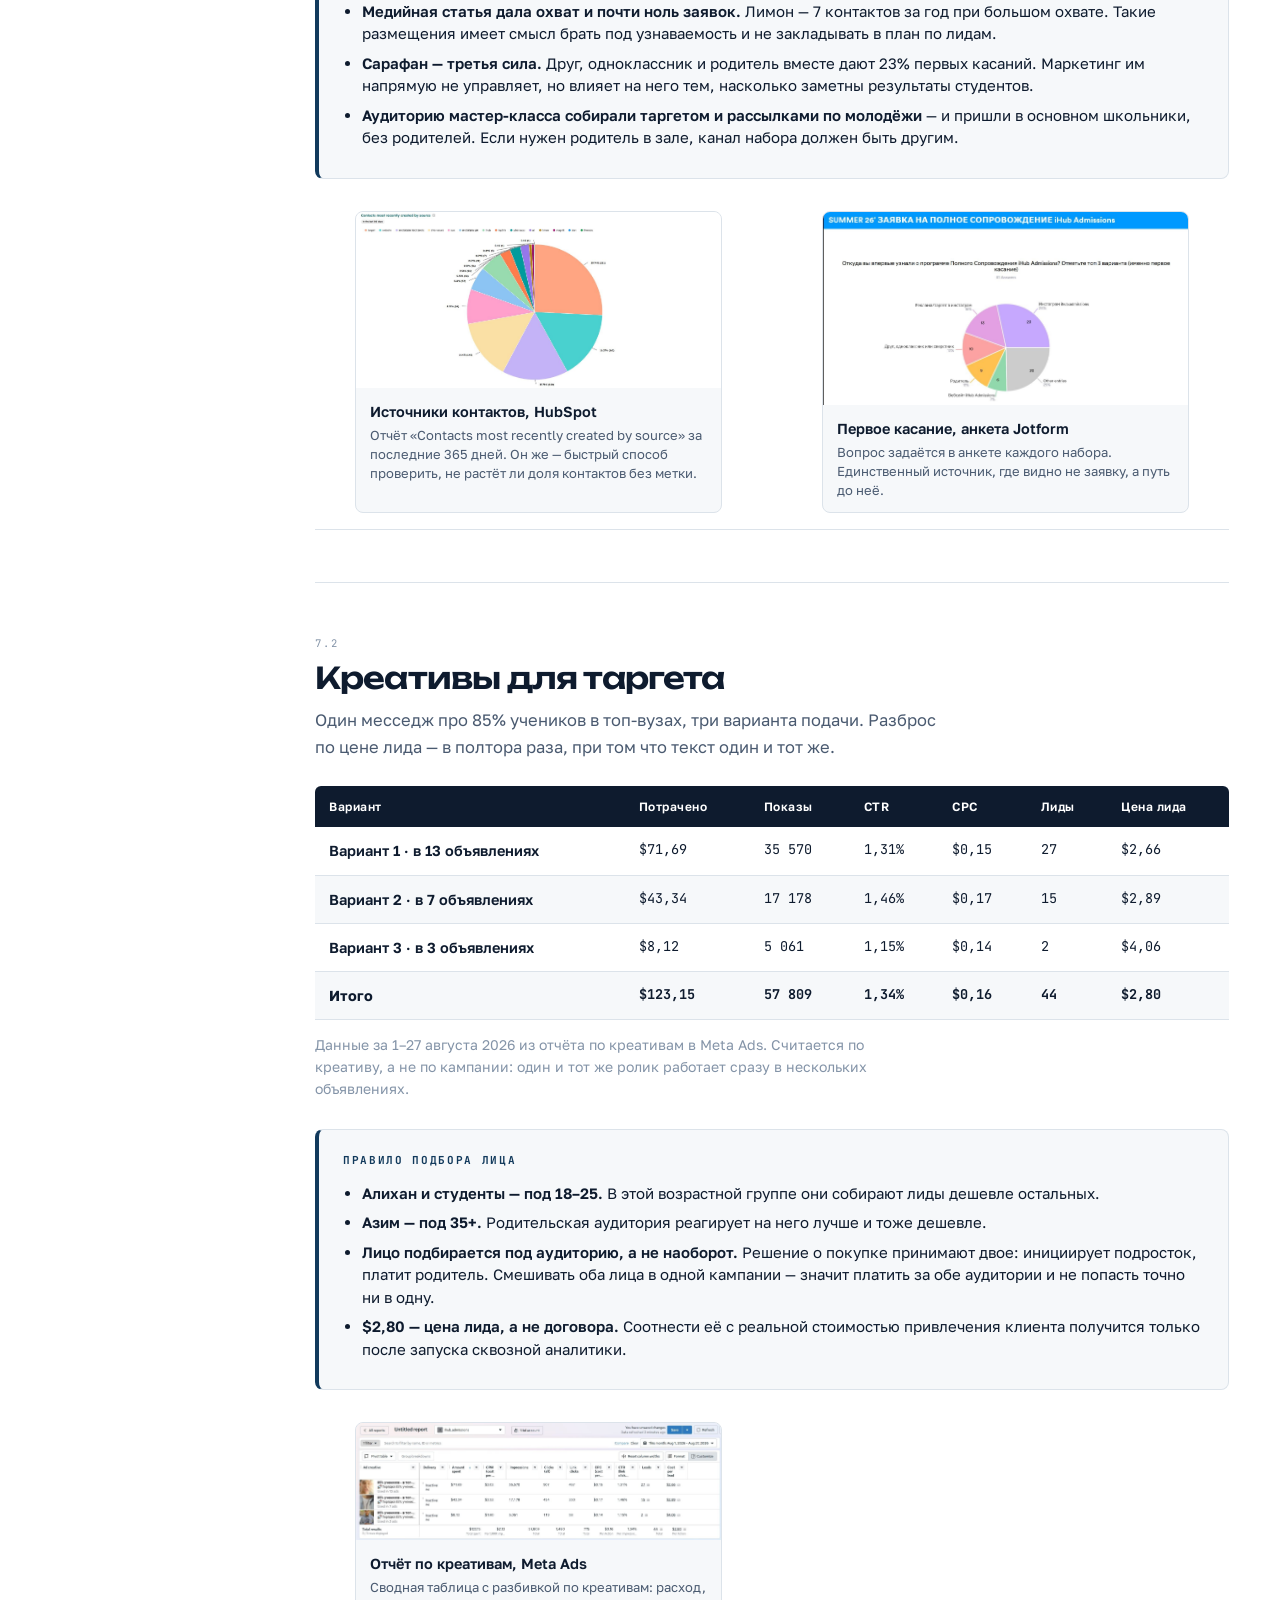
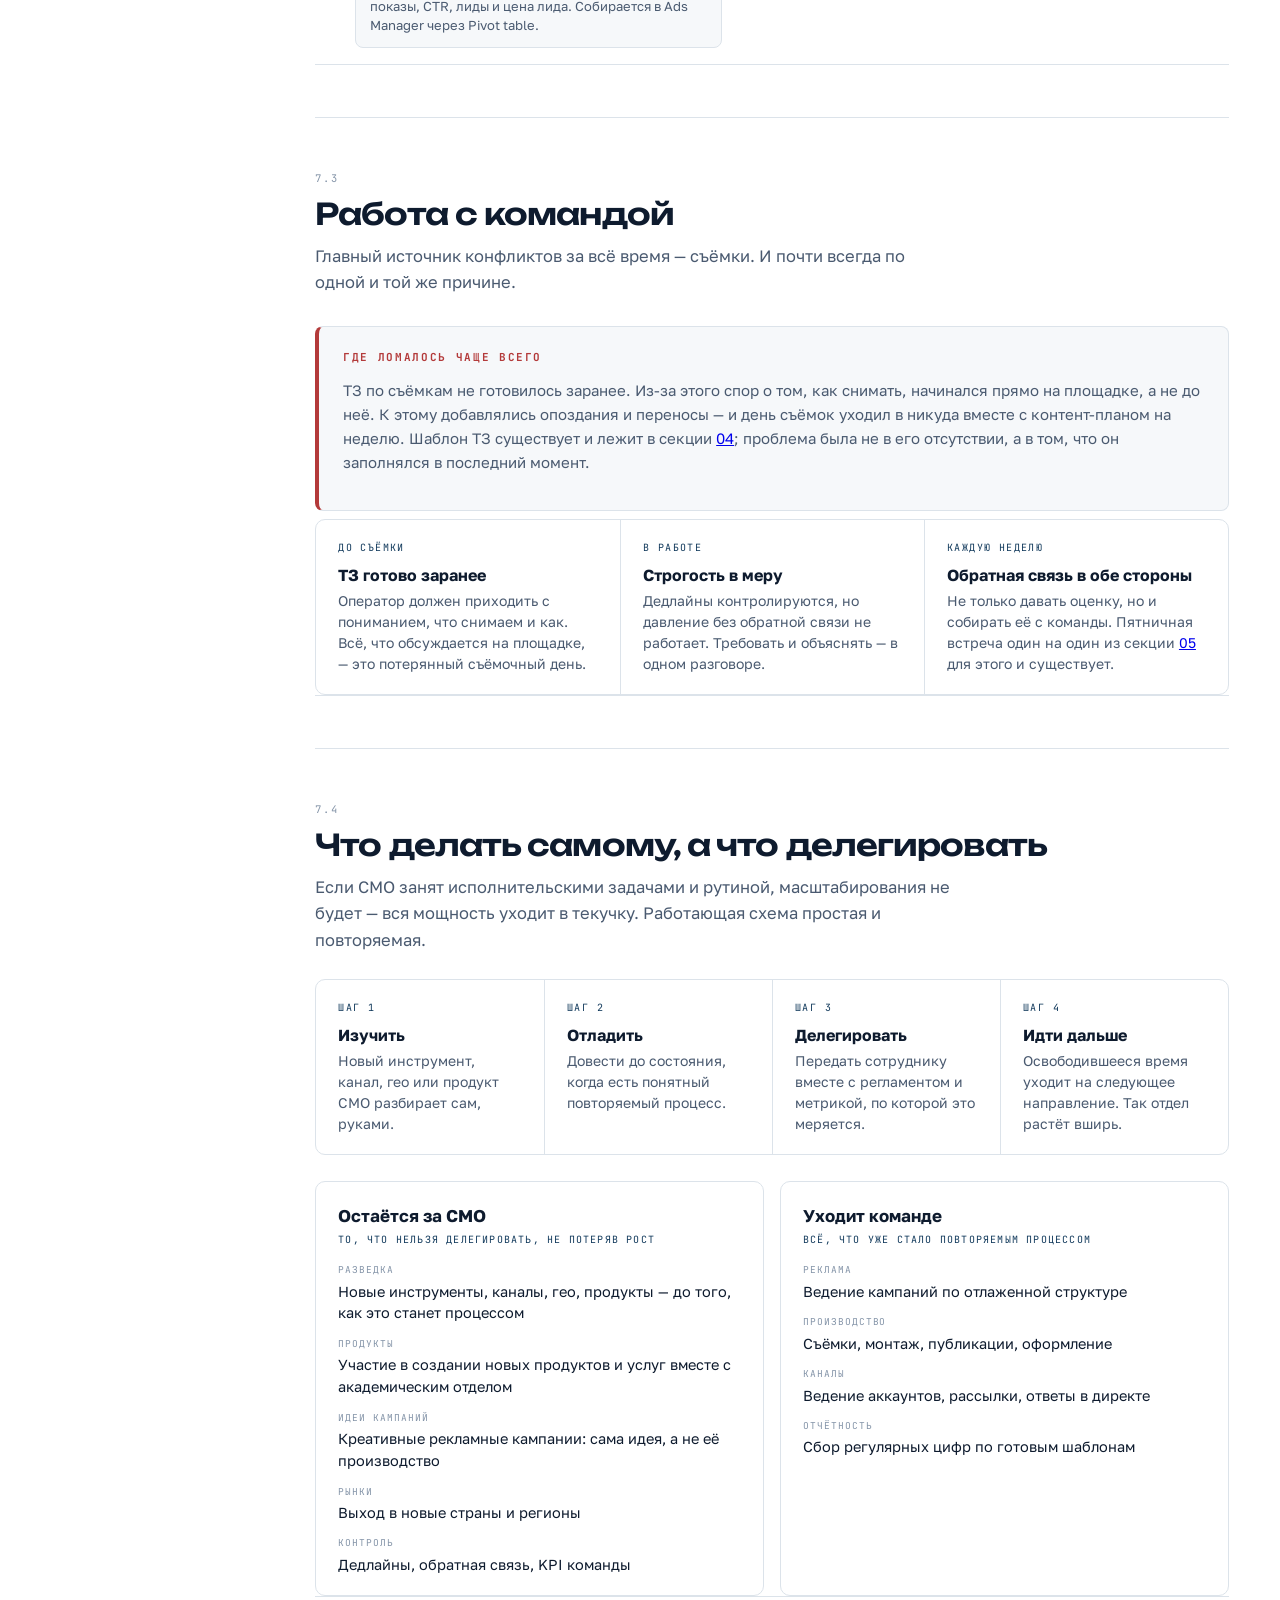
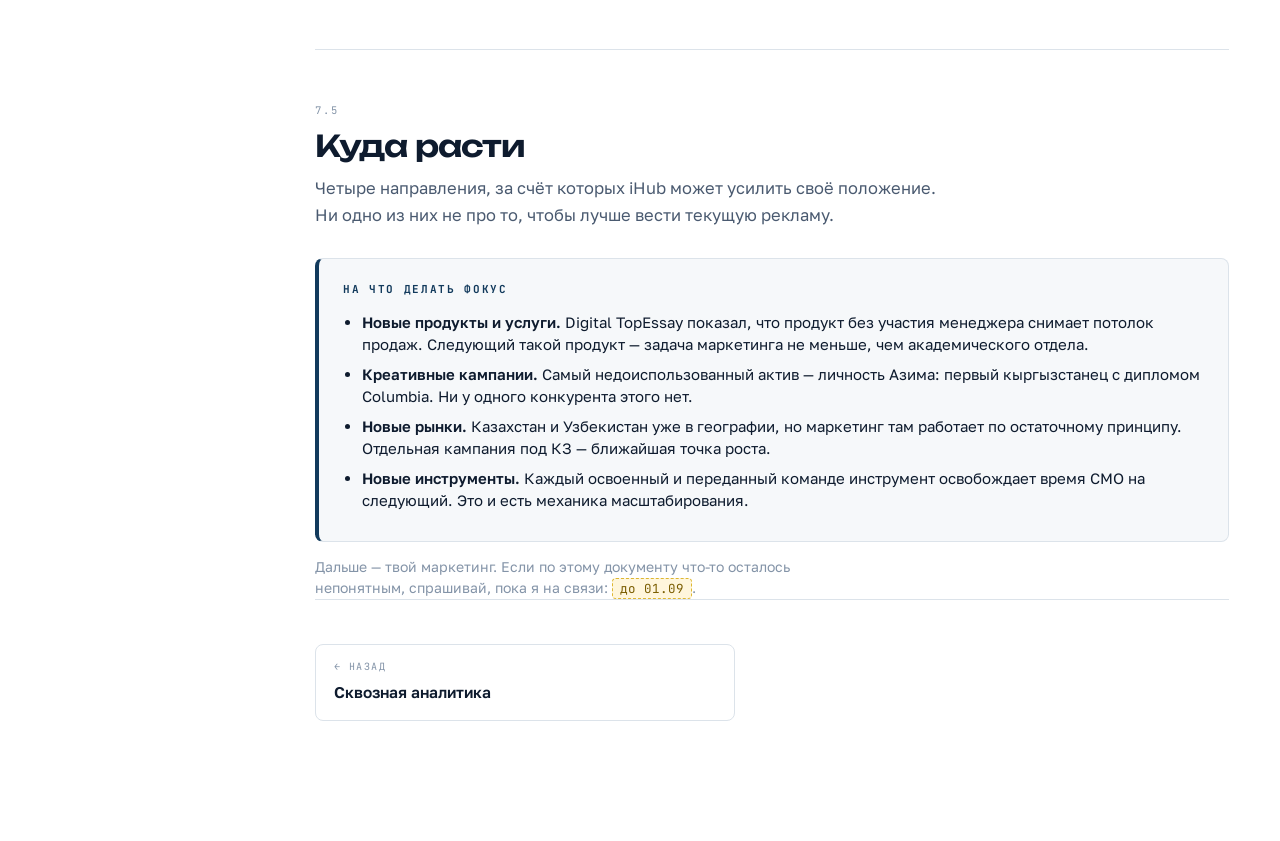
<file: pages/8-vyvody.html>
<!DOCTYPE html>
<html lang="ru">
<head>
<meta charset="utf-8">
<meta name="viewport" content="width=device-width, initial-scale=1">
<title>Выводы — Передача маркетинга iHub</title>
<link rel="preconnect" href="https://fonts.googleapis.com">
<link rel="preconnect" href="https://fonts.gstatic.com" crossorigin>
<link href="https://fonts.googleapis.com/css2?family=Unbounded:wght@400;600;800&family=Golos+Text:wght@400;500;600;700&family=JetBrains+Mono:wght@400;600&display=swap" rel="stylesheet">
<link rel="stylesheet" href="../assets/style.css">
</head>
<body>
<div class="shell">
<aside class="rail" id="rail"></aside>
<main>
<header class="pagehead">
  <span class="sec-num">07</span>
  <h1>Выводы</h1>
  <p>Что работает, что нет, куда фокусироваться, что делегировать и на какие грабли не наступать.</p>
</header>

<section class="sub">
  <p class="sub-eyebrow">7.1</p>
  <h2>Каналы: что приносит лиды и что приносит заявки</h2>
  <p class="lede">Два разных среза за разные периоды. Первый — все контакты, попавшие в CRM за год. Второй — ответы тех, кто дошёл до анкеты на полное сопровождение. Они не совпадают, и в этом расхождении весь смысл секции.</p>

  <h3 class="mini">Источники контактов в CRM · последние 365 дней</h3>
  <div class="hbars">
    <div class="hbar hi"><span class="hbar-name">target</span><span class="hbar-track"><span class="hbar-fill" style="width:100.0%"></span></span><span class="hbar-val"><b>261</b> · 25,7%</span></div>
    <div class="hbar"><span class="hbar-name">website</span><span class="hbar-track"><span class="hbar-fill" style="width:63.2%"></span></span><span class="hbar-val"><b>165</b> · 16,3%</span></div>
    <div class="hbar hi"><span class="hbar-name">инстаграм пост/рилс</span><span class="hbar-track"><span class="hbar-fill" style="width:61.3%"></span></span><span class="hbar-val"><b>160</b> · 15,8%</span></div>
    <div class="hbar dim"><span class="hbar-name">без метки</span><span class="hbar-track"><span class="hbar-fill" style="width:55.9%"></span></span><span class="hbar-val"><b>146</b> · 14,4%</span></div>
    <div class="hbar"><span class="hbar-name">sua</span><span class="hbar-track"><span class="hbar-fill" style="width:32.2%"></span></span><span class="hbar-val"><b>84</b> · 8,3%</span></div>
    <div class="hbar hi"><span class="hbar-name">инстаграм дм</span><span class="hbar-track"><span class="hbar-fill" style="width:21.8%"></span></span><span class="hbar-val"><b>57</b> · 5,6%</span></div>
    <div class="hbar"><span class="hbar-name">ihub</span><span class="hbar-track"><span class="hbar-fill" style="width:20.7%"></span></span><span class="hbar-val"><b>54</b> · 5,3%</span></div>
    <div class="hbar"><span class="hbar-name">taplink</span><span class="hbar-track"><span class="hbar-fill" style="width:10.0%"></span></span><span class="hbar-val"><b>26</b> · 2,6%</span></div>
    <div class="hbar"><span class="hbar-name">whatsapp</span><span class="hbar-track"><span class="hbar-fill" style="width:10.0%"></span></span><span class="hbar-val"><b>26</b> · 2,6%</span></div>
    <div class="hbar"><span class="hbar-name">ali</span><span class="hbar-track"><span class="hbar-fill" style="width:8.0%"></span></span><span class="hbar-val"><b>21</b> · 2,1%</span></div>
    <div class="hbar dim"><span class="hbar-name">limon</span><span class="hbar-track"><span class="hbar-fill" style="width:2.7%"></span></span><span class="hbar-val"><b>7</b> · 0,7%</span></div>
    <div class="hbar"><span class="hbar-name">magnit</span><span class="hbar-track"><span class="hbar-fill" style="width:1.9%"></span></span><span class="hbar-val"><b>5</b> · 0,5%</span></div>
    <div class="hbar"><span class="hbar-name">alan</span><span class="hbar-track"><span class="hbar-fill" style="width:0.4%"></span></span><span class="hbar-val"><b>1</b> · 0,1%</span></div>
    <div class="hbar"><span class="hbar-name">threads</span><span class="hbar-track"><span class="hbar-fill" style="width:0.4%"></span></span><span class="hbar-val"><b>1</b> · 0,1%</span></div>
  </div>
  <p class="hbars-foot">Всего 1014 контактов. Метки источников приведены так, как они заведены в HubSpot.</p>

  <h3 class="mini">Первое касание по анкетам набора Summer 26</h3>
  <div class="hbars">
    <div class="hbar hi"><span class="hbar-name">Инстаграм ihub.admissions</span><span class="hbar-track"><span class="hbar-fill" style="width:100.0%"></span></span><span class="hbar-val"><b>23</b> · 28,4%</span></div>
    <div class="hbar dim"><span class="hbar-name">Другие варианты</span><span class="hbar-track"><span class="hbar-fill" style="width:87.0%"></span></span><span class="hbar-val"><b>20</b> · 24,7%</span></div>
    <div class="hbar hi"><span class="hbar-name">Реклама и таргет в инстаграме</span><span class="hbar-track"><span class="hbar-fill" style="width:56.5%"></span></span><span class="hbar-val"><b>13</b> · 16%</span></div>
    <div class="hbar"><span class="hbar-name">Друг, одноклассник, сверстник</span><span class="hbar-track"><span class="hbar-fill" style="width:43.5%"></span></span><span class="hbar-val"><b>10</b> · 12,3%</span></div>
    <div class="hbar"><span class="hbar-name">Родитель</span><span class="hbar-track"><span class="hbar-fill" style="width:39.1%"></span></span><span class="hbar-val"><b>9</b> · 11,1%</span></div>
    <div class="hbar"><span class="hbar-name">Вебсайт iHub Admissions</span><span class="hbar-track"><span class="hbar-fill" style="width:26.1%"></span></span><span class="hbar-val"><b>6</b> · 7,4%</span></div>
  </div>
  <p class="hbars-foot">Ответов — 81, на вопрос «откуда вы впервые узнали о программе». Можно было отметить до трёх вариантов.</p>

  <div class="callout ask">
    <h4>Что из этого следует</h4>
    <ul>
      <li><b>SMM и таргет вместе — это почти половина всего потока.</b> Таргет, посты с рилсами и директ дают 478 контактов из 1014. Всё остальное вместе взятое меньше.</li>
      <li><b>Но в анкетах органика обгоняет рекламу.</b> Инстаграм-аккаунт — 28% первых касаний, реклама и таргет — 16%. Таргет набирает объём, аккаунт приводит тех, кто доходит до заявки на полное сопровождение. Ровно тот случай, ради которого строится <a href="7-cifry.html">сквозная аналитика</a>: канал с самым дешёвым лидом и канал с договором — не один и тот же канал.</li>
      <li><b>146 контактов пришли без метки.</b> Это четвёртый по величине «источник» и 14% базы. Пока дыра не закрыта, любое сравнение каналов между собой идёт с погрешностью в те же 14%.</li>
      <li><b>Медийная статья дала охват и почти ноль заявок.</b> Лимон — 7 контактов за год при большом охвате. Такие размещения имеет смысл брать под узнаваемость и не закладывать в план по лидам.</li>
      <li><b>Сарафан — третья сила.</b> Друг, одноклассник и родитель вместе дают 23% первых касаний. Маркетинг им напрямую не управляет, но влияет на него тем, насколько заметны результаты студентов.</li>
      <li><b>Аудиторию мастер-класса собирали таргетом и рассылками по молодёжи</b> — и пришли в основном школьники, без родителей. Если нужен родитель в зале, канал набора должен быть другим.</li>
    </ul>
  </div>

  <div class="shots">
    <figure class="shot">
      <img src="../files/screenshots/crm-sources.jpg" alt="Диаграмма источников контактов в HubSpot за 365 дней">
      <figcaption class="shot-cap"><b>Источники контактов, HubSpot</b><span>Отчёт «Contacts most recently created by source» за последние 365 дней. Он же — быстрый способ проверить, не растёт ли доля контактов без метки.</span></figcaption>
    </figure>
    <figure class="shot">
      <img src="../files/screenshots/jotform-first-touch.jpg" alt="Диаграмма первого касания по анкетам Summer 26">
      <figcaption class="shot-cap"><b>Первое касание, анкета Jotform</b><span>Вопрос задаётся в анкете каждого набора. Единственный источник, где видно не заявку, а путь до неё.</span></figcaption>
    </figure>
  </div>
</section>

<section class="sub">
  <p class="sub-eyebrow">7.2</p>
  <h2>Креативы для таргета</h2>
  <p class="lede">Один месседж про 85% учеников в топ-вузах, три варианта подачи. Разброс по цене лида — в полтора раза, при том что текст один и тот же.</p>

  <table class="tbl">
    <thead><tr><th>Вариант</th><th>Потрачено</th><th>Показы</th><th>CTR</th><th>CPC</th><th>Лиды</th><th>Цена лида</th></tr></thead>
    <tbody>
      <tr><td>Вариант 1 · в 13 объявлениях</td><td class="mono">$71,69</td><td class="mono">35 570</td><td class="mono">1,31%</td><td class="mono">$0,15</td><td class="mono">27</td><td class="mono">$2,66</td></tr>
      <tr><td>Вариант 2 · в 7 объявлениях</td><td class="mono">$43,34</td><td class="mono">17 178</td><td class="mono">1,46%</td><td class="mono">$0,17</td><td class="mono">15</td><td class="mono">$2,89</td></tr>
      <tr><td>Вариант 3 · в 3 объявлениях</td><td class="mono">$8,12</td><td class="mono">5 061</td><td class="mono">1,15%</td><td class="mono">$0,14</td><td class="mono">2</td><td class="mono">$4,06</td></tr>
      <tr><td><b>Итого</b></td><td class="mono"><b>$123,15</b></td><td class="mono"><b>57 809</b></td><td class="mono"><b>1,34%</b></td><td class="mono"><b>$0,16</b></td><td class="mono"><b>44</b></td><td class="mono"><b>$2,80</b></td></tr>
    </tbody>
  </table>
  <p class="note">Данные за 1–27 августа 2026 из отчёта по креативам в Meta Ads. Считается по креативу, а не по кампании: один и тот же ролик работает сразу в нескольких объявлениях.</p>

  <div class="callout ask">
    <h4>Правило подбора лица</h4>
    <ul>
      <li><b>Алихан и студенты — под 18–25.</b> В этой возрастной группе они собирают лиды дешевле остальных.</li>
      <li><b>Азим — под 35+.</b> Родительская аудитория реагирует на него лучше и тоже дешевле.</li>
      <li><b>Лицо подбирается под аудиторию, а не наоборот.</b> Решение о покупке принимают двое: инициирует подросток, платит родитель. Смешивать оба лица в одной кампании — значит платить за обе аудитории и не попасть точно ни в одну.</li>
      <li><b>$2,80 — цена лида, а не договора.</b> Соотнести её с реальной стоимостью привлечения клиента получится только после запуска сквозной аналитики.</li>
    </ul>
  </div>

  <div class="shots">
    <figure class="shot">
      <img src="../files/screenshots/meta-creatives.jpg" alt="Отчёт по креативам в Meta Ads">
      <figcaption class="shot-cap"><b>Отчёт по креативам, Meta Ads</b><span>Сводная таблица с разбивкой по креативам: расход, показы, CTR, лиды и цена лида. Собирается в Ads Manager через Pivot table.</span></figcaption>
    </figure>
  </div>
</section>

<section class="sub">
  <p class="sub-eyebrow">7.3</p>
  <h2>Работа с командой</h2>
  <p class="lede">Главный источник конфликтов за всё время — съёмки. И почти всегда по одной и той же причине.</p>

  <div class="callout">
    <h4>Где ломалось чаще всего</h4>
    <p>ТЗ по съёмкам не готовилось заранее. Из-за этого спор о том, как снимать, начинался прямо на площадке, а не до неё. К этому добавлялись опоздания и переносы — и день съёмок уходил в никуда вместе с контент-планом на неделю. Шаблон ТЗ существует и лежит в секции <a href="4-sistemy.html">04</a>; проблема была не в его отсутствии, а в том, что он заполнялся в последний момент.</p>
  </div>

  <div class="phases">
    <div class="phase"><span class="phase-n">До съёмки</span><b>ТЗ готово заранее</b><p>Оператор должен приходить с пониманием, что снимаем и как. Всё, что обсуждается на площадке, — это потерянный съёмочный день.</p></div>
    <div class="phase"><span class="phase-n">В работе</span><b>Строгость в меру</b><p>Дедлайны контролируются, но давление без обратной связи не работает. Требовать и объяснять — в одном разговоре.</p></div>
    <div class="phase"><span class="phase-n">Каждую неделю</span><b>Обратная связь в обе стороны</b><p>Не только давать оценку, но и собирать её с команды. Пятничная встреча один на один из секции <a href="6-ritm.html">05</a> для этого и существует.</p></div>
  </div>
</section>

<section class="sub">
  <p class="sub-eyebrow">7.4</p>
  <h2>Что делать самому, а что делегировать</h2>
  <p class="lede">Если CMO занят исполнительскими задачами и рутиной, масштабирования не будет — вся мощность уходит в текучку. Работающая схема простая и повторяемая.</p>

  <div class="phases">
    <div class="phase"><span class="phase-n">Шаг 1</span><b>Изучить</b><p>Новый инструмент, канал, гео или продукт CMO разбирает сам, руками.</p></div>
    <div class="phase"><span class="phase-n">Шаг 2</span><b>Отладить</b><p>Довести до состояния, когда есть понятный повторяемый процесс.</p></div>
    <div class="phase"><span class="phase-n">Шаг 3</span><b>Делегировать</b><p>Передать сотруднику вместе с регламентом и метрикой, по которой это меряется.</p></div>
    <div class="phase"><span class="phase-n">Шаг 4</span><b>Идти дальше</b><p>Освободившееся время уходит на следующее направление. Так отдел растёт вширь.</p></div>
  </div>

  <div class="aud" style="margin-top:26px">
    <div class="aud-card">
      <h4>Остаётся за CMO</h4>
      <p class="aud-role">То, что нельзя делегировать, не потеряв рост</p>
      <dl>
        <dt>Разведка</dt><dd>Новые инструменты, каналы, гео, продукты — до того, как это станет процессом</dd>
        <dt>Продукты</dt><dd>Участие в создании новых продуктов и услуг вместе с академическим отделом</dd>
        <dt>Идеи кампаний</dt><dd>Креативные рекламные кампании: сама идея, а не её производство</dd>
        <dt>Рынки</dt><dd>Выход в новые страны и регионы</dd>
        <dt>Контроль</dt><dd>Дедлайны, обратная связь, KPI команды</dd>
      </dl>
    </div>

    <div class="aud-card">
      <h4>Уходит команде</h4>
      <p class="aud-role">Всё, что уже стало повторяемым процессом</p>
      <dl>
        <dt>Реклама</dt><dd>Ведение кампаний по отлаженной структуре</dd>
        <dt>Производство</dt><dd>Съёмки, монтаж, публикации, оформление</dd>
        <dt>Каналы</dt><dd>Ведение аккаунтов, рассылки, ответы в директе</dd>
        <dt>Отчётность</dt><dd>Сбор регулярных цифр по готовым шаблонам</dd>
      </dl>
    </div>
  </div>
</section>

<section class="sub">
  <p class="sub-eyebrow">7.5</p>
  <h2>Куда расти</h2>
  <p class="lede">Четыре направления, за счёт которых iHub может усилить своё положение. Ни одно из них не про то, чтобы лучше вести текущую рекламу.</p>

  <div class="callout ask">
    <h4>На что делать фокус</h4>
    <ul>
      <li><b>Новые продукты и услуги.</b> Digital TopEssay показал, что продукт без участия менеджера снимает потолок продаж. Следующий такой продукт — задача маркетинга не меньше, чем академического отдела.</li>
      <li><b>Креативные кампании.</b> Самый недоиспользованный актив — личность Азима: первый кыргызстанец с дипломом Columbia. Ни у одного конкурента этого нет.</li>
      <li><b>Новые рынки.</b> Казахстан и Узбекистан уже в географии, но маркетинг там работает по остаточному принципу. Отдельная кампания под КЗ — ближайшая точка роста.</li>
      <li><b>Новые инструменты.</b> Каждый освоенный и переданный команде инструмент освобождает время CMO на следующий. Это и есть механика масштабирования.</li>
    </ul>
  </div>

  <p class="note">Дальше — твой маркетинг. Если по этому документу что-то осталось непонятным, спрашивай, пока я на связи: <span class="fill">до 01.09</span>.</p>
</section>

<div class="pagenav" id="pagenav"></div>
</main>
</div>
<script src="../assets/nav.js"></script>
</body>
</html>
</file>
<file: assets/style.css>
:root{
  --paper:#FFFFFF;
  --paper-card:#F6F8FA;
  --ink:#0E1B2E;
  --ink-soft:#4A5A70;
  --ink-faint:#8494A8;
  --rule:#DCE3EA;
  --signal:#F2B705;
  --signal-bg:#FFF6DC;
  --deep:#123A5C;
  --stop:#B33A3A;
  --ok:#1F7A5C;
}
*{box-sizing:border-box}
html{scroll-behavior:smooth}
body{
  margin:0;
  background:var(--paper);
  color:var(--ink);
  font-family:"Golos Text",system-ui,sans-serif;
  font-size:16px;
  line-height:1.6;
  -webkit-font-smoothing:antialiased;
}
@media (prefers-reduced-motion:reduce){html{scroll-behavior:auto}*{transition:none!important}}

/* ---------- layout ---------- */
.shell{display:grid;grid-template-columns:264px minmax(0,1fr);gap:0;max-width:1320px;margin:0 auto}

/* ---------- rail ---------- */
.rail{
  position:sticky;top:0;align-self:start;height:100vh;
  padding:34px 22px 34px 28px;
  border-right:1px solid var(--rule);
  display:flex;flex-direction:column;
}
.rail-mark{display:flex;align-items:flex-start;gap:11px}
.rail-logo{
  width:34px;height:34px;border-radius:8px;flex:none;margin-top:1px;
  border:1px solid var(--rule);
  background-color:var(--paper-card);
  background-image:url("[data-uri]");
  background-size:cover;background-position:center;background-repeat:no-repeat;
}
.rail-word{
  font-family:"Unbounded",sans-serif;font-weight:800;font-size:13px;
  letter-spacing:-.02em;line-height:1.25;text-transform:uppercase;min-width:0;
}
.rail-word span{display:block;color:var(--ink-faint);font-weight:400;font-size:10px;letter-spacing:.14em;margin-top:6px}
.rail-nav{margin-top:30px;display:flex;flex-direction:column;gap:1px;overflow-y:auto}
.rail-nav a{
  display:grid;grid-template-columns:22px 1fr auto;align-items:baseline;gap:9px;
  padding:8px 9px;border-radius:5px;text-decoration:none;color:var(--ink-soft);
  font-size:13.5px;line-height:1.3;transition:background .15s,color .15s;
}
.rail-nav a:hover{background:#EDF1F5;color:var(--ink)}
.rail-nav a.on{background:var(--ink);color:#fff}
.rail-nav a.on .rn-num{color:#8FB2CE}
.rail-nav a.on .rn-todo{background:var(--signal);color:var(--ink)}
.rn-num{font-family:"JetBrains Mono",monospace;font-size:11px;color:var(--ink-faint)}
.rn-todo{
  font-family:"JetBrains Mono",monospace;font-size:10px;font-weight:600;
  background:var(--signal-bg);color:#8A6A00;border:1px solid #E8D18A;
  padding:1px 5px;border-radius:20px;white-space:nowrap;
}
.rail-foot{margin-top:auto;padding-top:20px;font-size:11.5px;color:var(--ink-faint);line-height:1.5}

/* ---------- main ---------- */
main{padding:0 clamp(20px,4vw,64px) 120px;min-width:0}

/* ---------- masthead ---------- */
.masthead{padding:64px 0 40px;border-bottom:2px solid var(--ink)}
.eyebrow{
  font-family:"JetBrains Mono",monospace;font-size:11px;letter-spacing:.18em;
  text-transform:uppercase;color:var(--ink-faint);
}
.masthead h1{
  font-family:"Unbounded",sans-serif;font-weight:800;
  font-size:clamp(30px,5.2vw,58px);line-height:1.02;letter-spacing:-.035em;
  margin:16px 0 0;max-width:16ch;
}
.masthead h1 em{
  font-style:normal;color:var(--deep);
  background-image:linear-gradient(100deg,var(--deep) 0%,#2E5FD0 52%,#4668FF 100%);
  -webkit-background-clip:text;background-clip:text;
  -webkit-text-fill-color:transparent;color:transparent;
  padding-right:.06em;
}
@supports not ((background-clip:text) or (-webkit-background-clip:text)){
  .masthead h1 em{color:var(--deep);-webkit-text-fill-color:currentColor}
}
.masthead-lede{margin:22px 0 0;max-width:62ch;font-size:17px;color:var(--ink-soft)}
.meta{
  margin-top:34px;display:flex;flex-wrap:wrap;gap:0;
  border-top:1px solid var(--rule);
}
.meta div{
  flex:1 1 150px;padding:14px 18px 4px 0;
}
.meta dt{font-family:"JetBrains Mono",monospace;font-size:10px;letter-spacing:.14em;text-transform:uppercase;color:var(--ink-faint)}
.meta dd{margin:5px 0 0;font-weight:600;font-size:14.5px}

/* ---------- sections ---------- */
section{padding:66px 0;border-bottom:1px solid var(--rule)}
.sec-head{display:flex;align-items:flex-start;gap:18px;margin-bottom:12px}
.sec-num{
  font-family:"JetBrains Mono",monospace;font-size:12px;font-weight:600;
  color:#fff;background:var(--ink);border-radius:4px;padding:4px 8px;margin-top:8px;flex:none;
}
.sec-head h2{
  font-family:"Unbounded",sans-serif;font-weight:600;
  font-size:clamp(23px,3.2vw,34px);line-height:1.12;letter-spacing:-.03em;margin:0;
}
.sec-sub{max-width:64ch;color:var(--ink-soft);margin:0 0 40px 62px;font-size:16.5px}
@media(max-width:640px){.sec-sub{margin-left:0}}

/* ---------- weeks ---------- */
.weeks{border-top:1px solid var(--rule)}
.week{
  display:grid;grid-template-columns:132px minmax(0,1fr);gap:28px;
  padding:30px 0;border-bottom:1px solid var(--rule);
}
.week-tag{position:sticky;top:34px;align-self:start}
.week-tag b{
  display:block;font-family:"Unbounded",sans-serif;font-weight:800;
  font-size:34px;line-height:1;letter-spacing:-.04em;color:var(--deep);
}
.week-tag span{
  display:block;margin-top:6px;font-family:"JetBrains Mono",monospace;
  font-size:10.5px;letter-spacing:.12em;text-transform:uppercase;color:var(--ink-faint);
}
.week h3{
  font-family:"Golos Text",sans-serif;font-weight:700;font-size:20px;
  letter-spacing:-.01em;margin:0 0 4px;
}
.week-goal{margin:0 0 18px;color:var(--ink-soft);font-size:15.5px}
.task{
  display:grid;grid-template-columns:20px minmax(0,1fr);gap:12px;
  padding:11px 0;border-top:1px dotted var(--rule);
}
.task:first-of-type{border-top:1px solid var(--rule)}
.box{
  width:15px;height:15px;border:1.5px solid var(--ink-faint);border-radius:3px;
  margin-top:5px;background:var(--paper-card);
}
.task b{display:block;font-weight:600;font-size:15.5px;line-height:1.45}
.task p{margin:3px 0 0;font-size:14.5px;color:var(--ink-soft);line-height:1.5}

/* ---------- callouts ---------- */
.callout{
  margin:30px 0 0;padding:22px 24px;border-radius:8px;
  background:var(--paper-card);border:1px solid var(--rule);
  border-left:4px solid var(--stop);
}
.callout.ask{border-left-color:var(--deep)}
.callout h4{
  font-family:"JetBrains Mono",monospace;font-size:11px;letter-spacing:.15em;
  text-transform:uppercase;margin:0 0 12px;color:var(--stop);
}
.callout.ask h4{color:var(--deep)}
.callout ul{margin:0;padding-left:19px}
.callout li{margin:7px 0;font-size:15px;line-height:1.5}
.callout li b{font-weight:600}
.callout>p{margin:0 0 14px;font-size:15px;color:var(--ink-soft)}

/* ---------- who-to-ask table ---------- */
.ask-table{width:100%;border-collapse:collapse;margin-top:4px;font-size:14.5px}
.ask-table th{
  text-align:left;font-family:"JetBrains Mono",monospace;font-size:10px;
  letter-spacing:.13em;text-transform:uppercase;color:var(--ink-faint);
  font-weight:400;padding:0 12px 8px 0;border-bottom:1px solid var(--rule);
}
.ask-table td{padding:10px 12px 10px 0;border-bottom:1px dotted var(--rule);vertical-align:top}
.ask-table td:first-child{font-weight:600;width:44%}

/* ---------- downloads ---------- */
.files{margin:34px 0 0}
.files-head{
  font-family:"JetBrains Mono",monospace;font-size:11px;letter-spacing:.15em;
  text-transform:uppercase;color:var(--ink-faint);margin:0 0 14px;
}
.file-grid{display:grid;grid-template-columns:repeat(auto-fill,minmax(268px,1fr));gap:12px}
.file-card{
  display:grid;grid-template-columns:34px minmax(0,1fr) 20px;align-items:center;gap:13px;
  padding:14px 16px;border:1px solid var(--rule);border-radius:8px;
  background:var(--paper-card);text-decoration:none;color:var(--ink);
  transition:border-color .15s,background .15s,transform .15s;
}
.file-card:hover{border-color:var(--deep);background:#fff;transform:translateY(-1px)}

.file-card:hover span {
  color:black!important;
}
.file-card:hover .file-ext {
  color:white!important;
}
.file-ext{
  font-family:"JetBrains Mono",monospace;font-size:9.5px;font-weight:600;
  text-transform:uppercase;color:#fff!important;background:var(--deep);
  border-radius:4px;padding:6px 0;text-align:center;letter-spacing:.03em;
}
.file-ext.img{background:#1F7A5C}
.file-ext.sheet{background:#2E6E3F}
.file-ext.pdf{background:#B33A3A}
.file-card b{display:block;font-weight:600;font-size:14.5px;line-height:1.3}
.file-card span{display:block;font-size:12.5px;color:var(--ink-faint);margin-top:2px}
.file-arrow{font-size:15px;color:var(--ink-faint);text-align:right}
.file-card:hover .file-arrow{color:var(--deep)}
.file-card.missing{border-style:dashed;border-color:#DDB733;background:var(--signal-bg);pointer-events:none}
.file-card.missing .file-ext{background:#DDB733;color:#5C4700}

/* ---------- shots ---------- */
.shots{display:grid;grid-template-columns:repeat(auto-fill,minmax(300px,1fr));gap:20px;margin-top:16px}
.shot{border:1px solid var(--rule);border-radius:8px;overflow:hidden;background:var(--paper-card)}
.shot img{display:block;width:100%;height:auto}
.shot-empty{
  aspect-ratio:16/10;display:flex;align-items:center;justify-content:center;
  background:var(--signal-bg);border-bottom:1px dashed #DDB733;
  font-family:"JetBrains Mono",monospace;font-size:11.5px;color:#8A6A00;text-align:center;padding:16px;
}
.shot-cap{padding:12px 14px}
.shot-cap b{display:block;font-size:14.5px;font-weight:600}
.shot-cap span{display:block;font-size:13px;color:var(--ink-soft);margin-top:3px;line-height:1.45}

/* ---------- placeholder ---------- */
.fill{
  background:var(--signal-bg);border:1px dashed #DDB733;border-radius:4px;
  padding:1px 7px;font-family:"JetBrains Mono",monospace;font-size:12.5px;
  color:#7A5D00;white-space:nowrap;
}

/* ---------- coming ---------- */
.coming{
  padding:40px 0 10px;color:var(--ink-faint);font-size:15px;
}
.coming ol{margin:14px 0 0;padding-left:20px;columns:2;column-gap:40px}
.coming li{margin:6px 0;break-inside:avoid}
@media(max-width:760px){.coming ol{columns:1}}

@media(max-width:900px){
  .shell{grid-template-columns:1fr}
  .rail{position:static;height:auto;border-right:0;border-bottom:1px solid var(--rule)}
  .rail-nav{max-height:none}
  .week{grid-template-columns:1fr;gap:14px}
  .week-tag{position:static;display:flex;align-items:baseline;gap:10px}
  .week-tag b{font-size:26px}
  .week-tag span{margin-top:0}
}
a:focus-visible,.rail-nav a:focus-visible{outline:2.5px solid var(--deep);outline-offset:2px}

/* ---------- page footer nav ---------- */
.pagenav{display:flex;justify-content:space-between;gap:16px;padding:44px 0 0;flex-wrap:wrap}
.pagenav a{
  display:block;max-width:46%;text-decoration:none;color:var(--ink);
  border:1px solid var(--rule);border-radius:8px;padding:14px 18px;
  transition:border-color .15s,transform .15s;flex:1 1 220px;
}
.pagenav a:hover{border-color:var(--deep);transform:translateY(-1px)}
.pagenav a span{
  display:block;font-family:"JetBrains Mono",monospace;font-size:10px;
  letter-spacing:.14em;text-transform:uppercase;color:var(--ink-faint);margin-bottom:5px;
}
.pagenav a b{font-family:"Golos Text",sans-serif;font-weight:600;font-size:15.5px}
.pagenav .nx{text-align:right;margin-left:auto}
@media(max-width:640px){.pagenav a{max-width:100%}}

/* ---------- page header (inner pages) ---------- */
.pagehead{padding:56px 0 34px;border-bottom:2px solid var(--ink);margin-bottom:10px}
.pagehead .sec-num{display:inline-block;margin:0 0 14px}
.pagehead h1{
  font-family:"Unbounded",sans-serif;font-weight:800;
  font-size:clamp(27px,4.4vw,46px);line-height:1.05;letter-spacing:-.035em;margin:0;max-width:18ch;
}
.pagehead p{margin:18px 0 0;max-width:64ch;font-size:16.5px;color:var(--ink-soft)}

/* ---------- draft state ---------- */
.draft{
  margin:44px 0;padding:30px 28px;border:1px dashed #DDB733;border-radius:10px;
  background:var(--signal-bg);
}
.draft h4{
  font-family:"JetBrains Mono",monospace;font-size:11px;letter-spacing:.15em;
  text-transform:uppercase;margin:0 0 12px;color:#8A6A00;
}
.draft p{margin:0 0 12px;font-size:15.5px;color:#5C4700;max-width:60ch}
.draft ul{margin:0;padding-left:19px}
.draft li{margin:6px 0;font-size:15px;color:#5C4700}


/* ---------- inline file links ---------- */
.fl{
  display:inline;color:var(--deep);text-decoration:none;
  border-bottom:1.5px solid #A8C4DA;padding-bottom:.5px;font-weight:600;
  transition:border-color .15s,background .15s;
}
.fl:hover{border-bottom-color:var(--deep);background:#EAF2F8}
.fl::after{
  content:" ↓";font-family:"JetBrains Mono",monospace;font-size:.82em;
  opacity:.65;letter-spacing:-.02em;
}
.fl.soon{
  color:#8A6A00;border-bottom:1.5px dashed #DDB733;cursor:default;
}
.fl.soon:hover{background:var(--signal-bg)}
.fl.soon::after{content:" ·"}

/* ---------- product cards ---------- */
.prods{display:grid;gap:20px;margin-top:8px}
.prod{
  display:grid;grid-template-columns:minmax(0,1fr) 240px;gap:0;
  border:1px solid var(--rule);border-radius:10px;overflow:hidden;background:#fff;
}
.prod-main{padding:24px 26px}
.prod-side{background:var(--paper-card);border-left:1px solid var(--rule);padding:22px 24px}
.prod-rank{
  font-family:"JetBrains Mono",monospace;font-size:10px;letter-spacing:.14em;
  text-transform:uppercase;color:#fff;background:var(--deep);
  display:inline-block;padding:3px 8px;border-radius:20px;margin-bottom:12px;
}
.prod-rank.two{background:#4A6B84}
.prod-rank.three{background:var(--ok)}
.prod h3{
  font-family:"Unbounded",sans-serif;font-weight:600;font-size:22px;
  letter-spacing:-.03em;margin:0 0 8px;line-height:1.15;
}
.prod-what{margin:0 0 16px;color:var(--ink-soft);font-size:15.5px;max-width:56ch}
.prod dl{margin:0;display:grid;grid-template-columns:auto 1fr;gap:7px 14px;font-size:14px}
.prod dt{font-family:"JetBrains Mono",monospace;font-size:10px;letter-spacing:.1em;text-transform:uppercase;color:var(--ink-faint);padding-top:3px}
.prod dd{margin:0;font-weight:600}
.prod-price{
  font-family:"Unbounded",sans-serif;font-weight:800;font-size:30px;
  letter-spacing:-.04em;line-height:1;color:var(--deep);
}
.prod-price small{display:block;font-family:"Golos Text",sans-serif;font-weight:500;font-size:12.5px;color:var(--ink-faint);letter-spacing:0;margin-top:6px;line-height:1.4}
.prod-side hr{border:0;border-top:1px solid var(--rule);margin:16px 0}
.prod-side .lbl{font-family:"JetBrains Mono",monospace;font-size:10px;letter-spacing:.12em;text-transform:uppercase;color:var(--ink-faint);display:block;margin-bottom:5px}
.prod-side p{margin:0;font-size:14px;line-height:1.5}
@media(max-width:820px){.prod{grid-template-columns:1fr}.prod-side{border-left:0;border-top:1px solid var(--rule)}}

/* ---------- generic table ---------- */
.tbl{width:100%;border-collapse:collapse;font-size:14.5px;margin-top:10px}
.tbl th{
  text-align:left;background:var(--ink);color:#fff;font-weight:600;font-size:12px;
  letter-spacing:.04em;padding:11px 14px;
}
.tbl th:first-child{border-radius:6px 0 0 0}
.tbl th:last-child{border-radius:0 6px 0 0}
.tbl td{padding:12px 14px;border-bottom:1px solid var(--rule);vertical-align:top}
.tbl tbody tr:nth-child(even){background:var(--paper-card)}
.tbl td:first-child{font-weight:600}
.tbl .mono{font-family:"JetBrains Mono",monospace;font-size:13.5px;white-space:nowrap}

/* ---------- audience ---------- */
.aud{display:grid;grid-template-columns:repeat(auto-fit,minmax(260px,1fr));gap:16px;margin-top:8px}
.aud-card{border:1px solid var(--rule);border-radius:10px;padding:20px 22px;background:#fff}
.aud-card h4{font-family:"Golos Text",sans-serif;font-size:17px;font-weight:700;margin:0 0 3px}
.aud-role{font-family:"JetBrains Mono",monospace;font-size:10px;letter-spacing:.12em;text-transform:uppercase;color:var(--deep);margin:0 0 14px}
.aud-card dl{margin:0}
.aud-card dt{font-family:"JetBrains Mono",monospace;font-size:9.5px;letter-spacing:.1em;text-transform:uppercase;color:var(--ink-faint);margin-top:12px}
.aud-card dd{margin:3px 0 0;font-size:14.5px;line-height:1.5}
.aud-card dd em{font-style:normal;color:var(--ink-soft)}

/* ---------- mission ---------- */
.mission{
  border:1px solid var(--rule);border-left:4px solid var(--deep);border-radius:10px;
  padding:30px 32px;background:var(--paper-card);margin-top:8px;
}
.mission .lbl{font-family:"JetBrains Mono",monospace;font-size:10.5px;letter-spacing:.15em;text-transform:uppercase;color:var(--ink-faint);display:block;margin-bottom:10px}
.mission p{
  font-family:"Unbounded",sans-serif;font-weight:400;font-size:clamp(17px,2.4vw,23px);
  line-height:1.38;letter-spacing:-.025em;margin:0;max-width:26ch;
}
.mission p + .lbl{margin-top:28px;padding-top:26px;border-top:1px solid var(--rule)}

/* ---------- sub-sections on inner pages ---------- */
.sub{padding:52px 0 0}
.sub + .sub{border-top:1px solid var(--rule);margin-top:52px}
.sub-eyebrow{
  font-family:"JetBrains Mono",monospace;font-size:10.5px;letter-spacing:.16em;
  text-transform:uppercase;color:var(--ink-faint);margin:0 0 10px;
}
.sub h2{
  font-family:"Unbounded",sans-serif;font-weight:600;font-size:clamp(21px,2.9vw,30px);
  line-height:1.14;letter-spacing:-.03em;margin:0 0 12px;
}
.sub > p.lede{margin:0 0 26px;max-width:64ch;font-size:16.5px;color:var(--ink-soft)}
.note{margin:14px 0 0;font-size:14px;color:var(--ink-faint);max-width:62ch;line-height:1.55}

/* ---------- intake cycle ---------- */
.cycle{margin-top:8px;border:1px solid var(--rule);border-radius:10px;overflow:hidden}
.cyc-row{display:grid;grid-template-columns:150px minmax(0,1fr);gap:0;border-top:1px solid var(--rule)}
.cyc-row:first-child{border-top:0}
.cyc-row.now{background:var(--signal-bg)}
.cyc-when{
  padding:16px 18px;border-right:1px solid var(--rule);background:var(--paper-card);
}
.cyc-row.now .cyc-when{background:#FDF0C7}
.cyc-when b{display:block;font-family:"JetBrains Mono",monospace;font-size:14px;font-weight:600;letter-spacing:-.01em}
.cyc-when span{display:block;font-size:11.5px;color:var(--ink-faint);margin-top:3px}
.cyc-body{padding:16px 20px;display:flex;align-items:center;gap:12px;flex-wrap:wrap}
.cyc-body b{font-size:15.5px;font-weight:600}
.cyc-body p{margin:0;font-size:14.5px;color:var(--ink-soft);flex:1 1 260px}
.tag-now{
  font-family:"JetBrains Mono",monospace;font-size:9.5px;letter-spacing:.12em;
  text-transform:uppercase;background:var(--signal);color:#4A3900;
  padding:3px 8px;border-radius:20px;font-weight:600;
}

/* ---------- phases ---------- */
.phases{display:grid;grid-template-columns:repeat(auto-fit,minmax(190px,1fr));gap:0;margin-top:8px;border:1px solid var(--rule);border-radius:10px;overflow:hidden}
.phase{padding:20px 22px;border-left:1px solid var(--rule)}
.phase:first-child{border-left:0}
.phase-n{
  font-family:"JetBrains Mono",monospace;font-size:10px;letter-spacing:.14em;
  text-transform:uppercase;color:var(--deep);display:block;margin-bottom:9px;
}
.phase b{display:block;font-size:16px;font-weight:700;margin-bottom:5px;line-height:1.25}
.phase p{margin:0;font-size:14px;color:var(--ink-soft);line-height:1.5}
@media(max-width:820px){.phase{border-left:0;border-top:1px solid var(--rule)}.phase:first-child{border-top:0}}

/* ---------- charts ---------- */
.charts{display:grid;grid-template-columns:repeat(auto-fit,minmax(340px,1fr));gap:20px;margin-top:8px}
.chart-card{border:1px solid var(--rule);border-radius:10px;padding:22px 24px 18px;background:#fff}
.chart-card h4{font-family:"Golos Text",sans-serif;font-size:16px;font-weight:700;margin:0 0 3px}
.chart-card .cap{margin:0 0 16px;font-size:13px;color:var(--ink-faint)}
.chart-card svg{width:100%;height:auto;display:block}
.gl{stroke:var(--rule);stroke-width:1}
.gt{fill:var(--ink-faint);font-family:"JetBrains Mono",monospace;font-size:10px}
.xt{fill:var(--ink-soft);font-family:"Golos Text",sans-serif;font-size:11px;font-weight:500}
.bar{fill:var(--deep)}
.bar.hi{fill:var(--ok)}
.bv{fill:var(--ink);font-family:"JetBrains Mono",monospace;font-size:10.5px;font-weight:600}
.ln{fill:none;stroke:var(--ok);stroke-width:2.5;stroke-linejoin:round;stroke-linecap:round}
.dot{fill:#fff;stroke:var(--ok);stroke-width:2.5}

/* ---------- seasonality index ---------- */
.idx{display:grid;grid-template-columns:repeat(auto-fit,minmax(150px,1fr));gap:14px;margin-top:8px}
.idx-card{border:1px solid var(--rule);border-radius:10px;padding:18px 20px;background:#fff;text-align:center}
.idx-card.best{border-color:var(--ok);background:#F1F9F5}
.idx-card.worst{border-color:#D9A0A0;background:#FDF3F3}
.idx-season{font-family:"JetBrains Mono",monospace;font-size:10.5px;letter-spacing:.14em;text-transform:uppercase;color:var(--ink-faint);display:block;margin-bottom:10px}
.idx-val{font-family:"Unbounded",sans-serif;font-weight:800;font-size:33px;letter-spacing:-.04em;line-height:1;color:var(--deep)}
.idx-card.best .idx-val{color:var(--ok)}
.idx-card.worst .idx-val{color:var(--stop)}
.idx-note{display:block;margin-top:9px;font-size:12.5px;color:var(--ink-soft);line-height:1.4}

/* ---------- tile grid ---------- */
.grp{padding:46px 0 0}
.grp + .grp{margin-top:10px}
.grp-head{display:flex;align-items:baseline;gap:12px;margin-bottom:18px}
.grp-head h2{
  font-family:"Unbounded",sans-serif;font-weight:600;font-size:clamp(18px,2.4vw,24px);
  letter-spacing:-.03em;margin:0;
}
.grp-count{font-family:"JetBrains Mono",monospace;font-size:11px;color:var(--ink-faint)}

.tiles{padding-bottom: 30px; display:grid;grid-template-columns:repeat(auto-fill,minmax(132px,1fr));gap:12px}
.tile{
  display:flex;flex-direction:column;align-items:center;justify-content:flex-start;
  gap:11px;padding:18px 12px 14px;border:1px solid var(--rule);border-radius:10px;
  background:#fff;text-decoration:none;color:var(--ink);text-align:center;
  transition:border-color .15s,transform .15s,box-shadow .15s;
}
.tile:hover{border-color:var(--deep);transform:translateY(-2px);box-shadow:0 4px 14px rgba(18,58,92,.09)}
.tile-logo{
  width:46px;height:46px;border-radius:9px;display:flex;align-items:center;justify-content:center;
  background:white;border:1px solid var(--rule);overflow:hidden;flex:none;
}
.tile-logo img{width:100%;height:100%;object-fit:contain;padding:6px}
.tile-logo b{
  font-family:"Unbounded",sans-serif;font-weight:800;font-size:15px;
  letter-spacing:-.04em;color:var(--ink-faint);
}
.tile span{font-size:13px;font-weight:600;line-height:1.3}
.tile em{
  font-style:normal;font-family:"JetBrains Mono",monospace;font-size:9.5px;
  color:var(--ink-faint);letter-spacing:.08em;
}
.tile.todo .tile-logo{background: white}
.tile.todo .tile-logo b{color:#B58F13}

/* ---------- detail blocks ---------- */
.details{margin-top:66px;border-top:2px solid var(--ink);padding-top:10px}
.item{padding:38px 0;border-bottom:1px solid var(--rule);scroll-margin-top:24px}
.item:target{background:linear-gradient(90deg,var(--signal-bg),transparent 70%);
  border-radius:8px;padding-left:18px;margin-left:-18px}
.item-head{display:flex;align-items:center;gap:15px;margin-bottom:6px;flex-wrap:wrap}
.item-logo{
  width:44px;height:44px;border-radius:9px;flex:none;background: white;
  border:1px solid var(--rule);display:flex;align-items:center;justify-content:center;overflow:hidden;
}
.item-logo img{width:100%;height:100%;object-fit:contain;padding:6px}
.item-logo b{font-family:"Unbounded",sans-serif;font-weight:800;font-size:15px;letter-spacing:-.04em;color:var(--ink-faint)}
.item-head h3{
  font-family:"Unbounded",sans-serif;font-weight:600;font-size:21px;
  letter-spacing:-.03em;margin:0;line-height:1.15;
}
.item-n{
  font-family:"JetBrains Mono",monospace;font-size:10.5px;letter-spacing:.13em;
  color:#fff;background:var(--ink);padding:3px 8px;border-radius:4px;
}
.item-body{margin-left:59px}
@media(max-width:640px){.item-body{margin-left:0}}
.item-body > p{margin:0 0 14px;font-size:15.5px;max-width:66ch;line-height:1.6}
.item-links{display:flex;flex-wrap:wrap;gap:9px;margin:16px 0}
.lnk{
  display:inline-flex;align-items:center;gap:7px;padding:8px 14px;border-radius:7px;
  border:1px solid var(--rule);background:var(--paper-card);text-decoration:none;
  color:var(--deep);font-size:13.5px;font-weight:600;transition:border-color .15s,background .15s;
}
.lnk:hover{border-color:var(--deep);background:#fff}
.lnk::after{content:"↗";font-family:"JetBrains Mono",monospace;font-size:11px;opacity:.6}
.lnk.dl::after{content:"↓"}
.lnk.wait{border-style:dashed;border-color:#DDB733;background:var(--signal-bg);color:#8A6A00;cursor:default}
.lnk.wait::after{content:"·"}
.watch{
  margin:16px 0 0;padding:14px 18px;border-radius:8px;background:#FDF3F3;
  border-left:3px solid var(--stop);font-size:14.5px;line-height:1.55;
}
.watch b{display:block;font-family:"JetBrains Mono",monospace;font-size:10px;
  letter-spacing:.14em;text-transform:uppercase;color:var(--stop);margin-bottom:6px}
.awaiting{
  margin:6px 0 0;font-family:"JetBrains Mono",monospace;font-size:12.5px;
  color:#8A6A00;background:var(--signal-bg);border:1px dashed #DDB733;
  border-radius:6px;padding:10px 14px;display:inline-block;
}

/* ---------- back to top ---------- */
.totop{
  position:fixed;right:26px;bottom:26px;z-index:40;
  width:46px;height:46px;border-radius:50%;border:1px solid var(--rule);
  background:#fff;color:var(--ink);cursor:pointer;
  display:flex;align-items:center;justify-content:center;
  box-shadow:0 4px 16px rgba(14,27,46,.13);
  opacity:0;visibility:hidden;transform:translateY(10px);
  transition:opacity .22s ease,transform .22s ease,visibility .22s,border-color .15s,background .15s;
}
.totop.on{opacity:1;visibility:visible;transform:translateY(0)}
.totop:hover{border-color:var(--deep);background:var(--paper-card)}
.totop svg{width:17px;height:17px;stroke:currentColor;stroke-width:2.2;fill:none;stroke-linecap:round;stroke-linejoin:round}
.totop:focus-visible{outline:2.5px solid var(--deep);outline-offset:3px}
@media(max-width:900px){.totop{right:16px;bottom:16px;width:42px;height:42px}}
@media (prefers-reduced-motion:reduce){.totop{transition:opacity .01s}}

/* ---------- external tiles ---------- */
.tile[target="_blank"] em::after{content:" ↗";opacity:.55}

/* ---------- lightbox ---------- */
.shot img{cursor:zoom-in}
.lb{
  position:fixed;inset:0;z-index:100;display:flex;flex-direction:column;
  align-items:center;justify-content:center;gap:14px;padding:26px;
  background:rgba(8,15,26,.88);backdrop-filter:blur(3px);
  opacity:0;visibility:hidden;transition:opacity .18s ease,visibility .18s;
  cursor:zoom-out;
}
.lb.on{opacity:1;visibility:visible}
.lb img{
  max-width:min(1500px,94vw);max-height:86vh;width:auto;height:auto;
  border-radius:8px;box-shadow:0 20px 60px rgba(0,0,0,.5);background:#fff;
  transform:scale(.985);transition:transform .18s ease;
}
.lb.on img{transform:scale(1)}
.lb-cap{
  color:#E4EAF1;font-family:"Golos Text",sans-serif;font-size:14px;
  max-width:76ch;text-align:center;line-height:1.5;margin:0;
}
.lb-close{
  position:absolute;top:18px;right:20px;width:40px;height:40px;border-radius:50%;
  border:1px solid rgba(255,255,255,.28);background:rgba(255,255,255,.1);
  color:#fff;font-size:21px;line-height:1;cursor:pointer;
  display:flex;align-items:center;justify-content:center;transition:background .15s;
}
.lb-close:hover{background:rgba(255,255,255,.22)}
.lb-close:focus-visible{outline:2.5px solid #fff;outline-offset:2px}
@media (prefers-reduced-motion:reduce){.lb,.lb img{transition:none}}

/* ---------- ритм: календарь месяца ---------- */
.cal{margin:20px 0 0}
.cal-legend{display:flex;flex-wrap:wrap;gap:9px 20px;margin:0 0 15px}
.cal-key{display:flex;align-items:center;gap:8px;font-size:13px;color:var(--ink-soft)}
.cal-key i{width:11px;height:11px;border-radius:3px;display:block;flex:none}
.k-mtg{background:var(--deep)}
.k-shoot{background:var(--ok)}
.k-dl{background:var(--stop)}
.k-key{background:var(--signal)}
.cal-wrap{position:relative}
.cal-grid{display:grid;grid-template-columns:repeat(7,minmax(0,1fr));gap:6px}
.cal-wd{
  font-family:"JetBrains Mono",monospace;font-size:10.5px;letter-spacing:.1em;
  text-transform:uppercase;color:var(--ink-faint);text-align:center;padding-bottom:5px;
}
.cal-day{
  position:relative;aspect-ratio:1/1;min-height:60px;
  border:1px solid var(--rule);border-radius:9px;background:var(--paper-card);
  padding:9px 9px 8px;display:flex;flex-direction:column;justify-content:space-between;
  transition:border-color .14s,box-shadow .14s,transform .14s,background .14s;
}
.cal-day.has{background:var(--paper);cursor:pointer}
.cal-day.has:hover,.cal-day.on{
  border-color:var(--ink);box-shadow:0 8px 20px rgba(14,27,46,.13);transform:translateY(-2px);
}
.cal-day.on{background:var(--paper)}
.cal-day:focus-visible{outline:2px solid var(--deep);outline-offset:2px}
.cal-num{font-family:"JetBrains Mono",monospace;font-size:14px;font-weight:600;color:var(--ink-faint);line-height:1}
.cal-day.has .cal-num{color:var(--ink)}
.cal-dots{display:flex;gap:4px;flex-wrap:wrap;align-items:flex-end}
.cal-dots i{width:9px;height:9px;border-radius:2px;display:block;flex:none}
.cal-pop{
  position:absolute;z-index:40;width:330px;max-width:calc(100vw - 40px);
  background:var(--ink);color:#fff;border-radius:11px;padding:15px 17px;
  box-shadow:0 20px 44px rgba(14,27,46,.3);
  opacity:0;visibility:hidden;transform:translateY(5px);
  transition:opacity .14s,transform .14s,visibility .14s;pointer-events:none;
}
.cal-pop.on{opacity:1;visibility:visible;transform:translateY(0)}
.cal-pop-d{
  font-family:"JetBrains Mono",monospace;font-size:10.5px;letter-spacing:.12em;
  text-transform:uppercase;color:#8FB2CE;margin:0 0 10px;
}
.cal-ev{display:grid;grid-template-columns:9px minmax(0,1fr);gap:10px;padding:11px 0 0;margin-top:11px;border-top:1px solid rgba(255,255,255,.15)}
.cal-ev:first-of-type{border-top:0;margin-top:0;padding-top:0}
.cal-ev i{width:9px;height:9px;border-radius:2px;margin-top:5px;flex:none}
.cal-ev b{display:block;font-size:14.5px;font-weight:600;line-height:1.3}
.cal-ev em{
  font-family:"JetBrains Mono",monospace;font-style:normal;font-size:11px;
  color:var(--signal);margin-left:7px;letter-spacing:.03em;
}
.cal-ev span{display:block;font-size:12.5px;line-height:1.55;color:#C3D2E0;margin-top:4px}
@media(max-width:760px){
  .cal-grid{gap:4px}
  .cal-day{min-height:42px;padding:6px 6px 5px;border-radius:7px}
  .cal-num{font-size:12px}
  .cal-dots i{width:7px;height:7px}
  .cal-pop{width:min(330px,calc(100vw - 32px))}
}
@media (prefers-reduced-motion:reduce){.cal-day,.cal-pop{transition:none}}

/* ---------- выводы: горизонтальные полосы ---------- */
.hbars{display:grid;gap:7px;margin-top:8px}
.hbar{display:grid;grid-template-columns:minmax(112px,168px) minmax(0,1fr) 78px;align-items:center;gap:13px}
.hbar-name{font-size:14px;line-height:1.3;color:var(--ink);overflow-wrap:anywhere}
.hbar-track{height:21px;background:var(--paper-card);border:1px solid var(--rule);border-radius:5px;overflow:hidden}
.hbar-fill{display:block;height:100%;background:var(--deep);border-radius:4px 0 0 4px;min-width:2px}
.hbar.hi .hbar-name{font-weight:600}
.hbar.hi .hbar-fill{background:var(--signal)}
.hbar.dim .hbar-name{color:var(--ink-faint)}
.hbar.dim .hbar-fill{background:var(--ink-faint);opacity:.5}
.hbar-val{
  font-family:"JetBrains Mono",monospace;font-size:12.5px;color:var(--ink-soft);
  text-align:right;white-space:nowrap;
}
.hbar-val b{color:var(--ink);font-weight:600}
.hbars-foot{margin:14px 0 0;font-size:13px;color:var(--ink-faint)}
h3.mini{font-family:"Golos Text",sans-serif;font-size:18px;font-weight:700;margin:34px 0 10px}
h3.mini:first-of-type{margin-top:22px}
@media(max-width:640px){
  .hbar{grid-template-columns:minmax(0,1fr) 66px;gap:5px 10px}
  .hbar-track{grid-column:1 / -1;height:16px}
  .hbar-val{font-size:11.5px}
}


/* ================= boot: стартовая заставка ================= */
/* Скорость всей анимации задаётся двумя переменными ниже.
   --step  шаг между квадратами (меньше = быстрее)
   --hold  пауза на собранном логотипе перед уходом заставки
   Сейчас полный цикл ~1.5 c. */
.boot{
  --step:90ms;
  --hold:.34s;
  --in:.42s;
  --out:.40s;
  position:fixed;inset:0;z-index:9999;
  display:flex;align-items:center;justify-content:center;
  background:#000;
  animation:bootOut var(--out) ease calc(var(--step)*4 + var(--in) + var(--hold)) forwards;
}
.boot-in{display:flex;flex-direction:column;align-items:center;gap:26px}
.boot-mark{width:min(200px,42vw);height:auto;display:block}
.boot-mark .bc{
  transform-box:fill-box;transform-origin:50% 50%;
  opacity:0;
  animation:bootCell var(--in) cubic-bezier(.22,1,.36,1) forwards;
}
.boot-mark .b1{animation-delay:calc(var(--step)*0)}
.boot-mark .b2,.boot-mark .b3{animation-delay:calc(var(--step)*1)}
.boot-mark .b4{animation-delay:calc(var(--step)*2)}
.boot-mark .b5,.boot-mark .b6{animation-delay:calc(var(--step)*3)}
.boot-mark .b7{animation-delay:calc(var(--step)*4)}
.boot-word{
  margin:0;color:#fff;opacity:0;
  font-family:"Unbounded","Golos Text",system-ui,sans-serif;font-weight:600;
  font-size:14.5px;letter-spacing:.005em;
  animation:bootWord .5s ease calc(var(--step)*3) forwards;
}
/* контент проявляется под уходящей заставкой */
.boot + .shell{
  animation:bootIn .55s ease calc(var(--step)*4 + var(--in) + var(--hold)) backwards;
}
@keyframes bootCell{from{opacity:0;transform:scale(.3)}to{opacity:1;transform:scale(1)}}
@keyframes bootWord{from{opacity:0;transform:translateY(6px)}to{opacity:.86;transform:none}}
@keyframes bootOut{to{opacity:0;visibility:hidden;pointer-events:none}}
@keyframes bootIn{from{opacity:0;transform:translateY(10px)}to{opacity:1;transform:none}}
@media (prefers-reduced-motion:reduce){
  .boot{--step:0ms;--hold:.2s}
  .boot-mark .bc{animation-name:bootFade}
  .boot + .shell{animation:none}
  @keyframes bootFade{to{opacity:1}}
}
@media print{.boot{display:none}}
</file>
